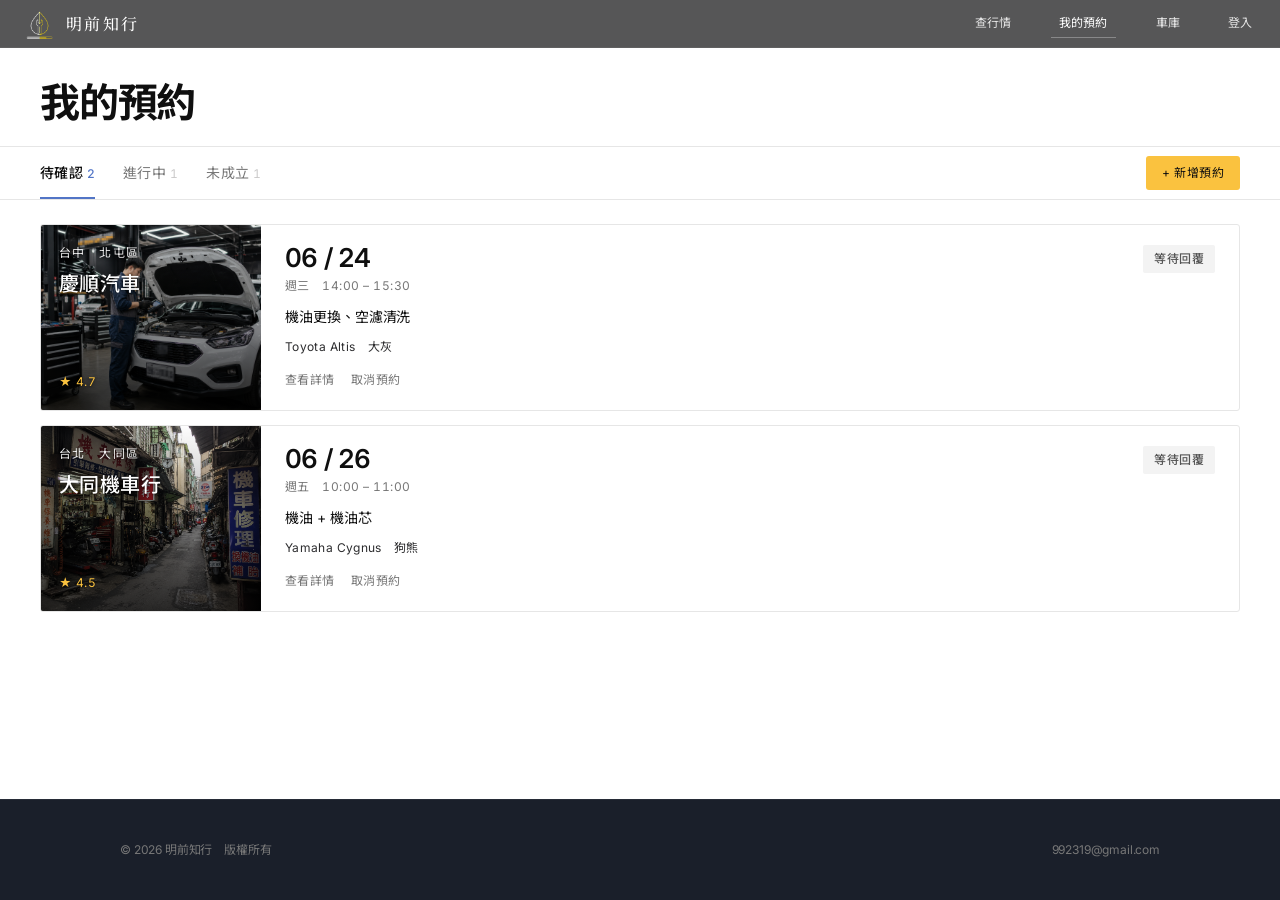
<file: appointments.html>
<!DOCTYPE html>
<html lang="zh-Hant">
<head>
<meta charset="UTF-8">
<meta name="viewport" content="width=device-width, initial-scale=1.0">
<title>我的預約</title>
<link rel="preconnect" href="https://fonts.googleapis.com">
<link rel="preconnect" href="https://fonts.gstatic.com" crossorigin>
<link href="https://fonts.googleapis.com/css2?family=Inter:wght@300;400;500;600;700;800;900&family=Noto+Sans+TC:wght@300;400;500;700;900&family=Noto+Serif+TC:wght@500;700&display=swap" rel="stylesheet">
<link rel="stylesheet" href="common.css">
<link rel="stylesheet" href="appointments.css">
</head>
<body>

  <nav>
    <div class="logo">
      <h1>
        <a href="index.html">
          <span class="logo-mark">
            <img src="./icon/logo-mark拷貝2.png" alt="" aria-hidden="true">
            <span class="logo-text">明前知行</span>
          </span>
        </a>
      </h1>
    </div>
    <ul class="links">
      <li><a href="market.html">查行情</a></li>
      <li class="is-current"><a href="appointments.html">我的預約</a></li>
      <li><a href="vehicle.html">車庫</a></li>
      <li><a href="login.html">登入</a></li>
    </ul>
    <button type="button" class="nav-toggle" aria-label="開啟選單" aria-expanded="false">
      <svg class="icon-open" viewBox="0 0 24 24" fill="none" stroke="currentColor" stroke-width="2" stroke-linecap="round" stroke-linejoin="round" aria-hidden="true">
        <line x1="4" y1="6" x2="20" y2="6"/>
        <line x1="4" y1="12" x2="20" y2="12"/>
        <line x1="4" y1="18" x2="20" y2="18"/>
      </svg>
      <svg class="icon-close" viewBox="0 0 24 24" fill="none" stroke="currentColor" stroke-width="2" stroke-linecap="round" stroke-linejoin="round" aria-hidden="true">
        <line x1="6" y1="6" x2="18" y2="18"/>
        <line x1="18" y1="6" x2="6" y2="18"/>
      </svg>
    </button>
  </nav>

  <main class="ap">

    <header class="ap-head">
      <h1>我的預約</h1>
    </header>

    <div class="ap-toolbar">
      <div class="ap-tabs" role="tablist">
        <button type="button" role="tab" class="ap-tab is-active" aria-selected="true" data-status="pending">
          待確認<span data-count="pending">2</span>
        </button>
        <button type="button" role="tab" class="ap-tab" aria-selected="false" data-status="in_progress">
          進行中<span data-count="in_progress">1</span>
        </button>
        <button type="button" role="tab" class="ap-tab" aria-selected="false" data-status="closed">
          未成立<span data-count="closed">1</span>
        </button>
      </div>
      <a href="ticket.html" class="ap-add">+ 新增預約</a>
    </div>

    <section class="ap-list" aria-label="預約列表">

      <div class="ap-bulk" hidden>
        <span>未成立紀錄　共 <strong data-bulk-count>0</strong> 筆</span>
        <button type="button" class="ap-bulk-clear">清除全部</button>
      </div>

      <!-- ===== 待確認 1 ===== -->
      <article class="ap-card" data-status="pending">
        <div class="photo" style="background-image:url('./圖片素材/shop/car-repair-2.jpg')">
          <header>
            <p class="city">台中　北屯區</p>
            <h3 class="shop">慶順汽車</h3>
          </header>
          <p class="rating">★ 4.7</p>
        </div>
        <div class="body">
          <header>
            <time datetime="2026-06-24T14:00">
              <strong>06 / 24</strong>
              <span>週三　14:00 – 15:30</span>
            </time>
            <span class="badge wait">等待回覆</span>
          </header>
          <p class="services">機油更換、空濾清洗</p>
          <p class="vehicle">Toyota Altis　大灰</p>
          <div class="actions">
            <button type="button">查看詳情</button>
            <button type="button" class="cancel">取消預約</button>
          </div>
        </div>
      </article>

      <!-- ===== 待確認 2 ===== -->
      <article class="ap-card" data-status="pending">
        <div class="photo" style="background-image:url('./圖片素材/shop/alley-day.jpg')">
          <header>
            <p class="city">台北　大同區</p>
            <h3 class="shop">大同機車行</h3>
          </header>
          <p class="rating">★ 4.5</p>
        </div>
        <div class="body">
          <header>
            <time datetime="2026-06-26T10:00">
              <strong>06 / 26</strong>
              <span>週五　10:00 – 11:00</span>
            </time>
            <span class="badge wait">等待回覆</span>
          </header>
          <p class="services">機油 + 機油芯</p>
          <p class="vehicle">Yamaha Cygnus　狗熊</p>
          <div class="actions">
            <button type="button">查看詳情</button>
            <button type="button" class="cancel">取消預約</button>
          </div>
        </div>
      </article>

      <!-- ===== 進行中 1 ===== -->
      <article class="ap-card" data-status="in_progress" hidden>
        <div class="photo" style="background-image:url('./圖片素材/shop/shop-2.jpg')">
          <header>
            <p class="city">新北　三重區</p>
            <h3 class="shop">三益車業</h3>
          </header>
          <p class="rating">★ 4.8</p>
        </div>
        <div class="body">
          <header>
            <time datetime="2026-06-23T15:00">
              <strong>06 / 23</strong>
              <span>週一　15:00 – 16:00</span>
            </time>
            <span class="badge ok">預約成功</span>
          </header>
          <p class="services">煞車皮更換</p>
          <p class="vehicle">SYM Jet SL　小銀</p>
          <div class="actions">
            <span class="note">如需取消請聯絡車行</span>
            <a href="tel:+886229876543" class="tel">02-2987-6543</a>
          </div>
        </div>
      </article>

      <!-- ===== 未成立 1 ===== -->
      <article class="ap-card is-closed" data-status="closed" hidden>
        <div class="photo" style="background-image:url('./圖片素材/shop/shop-4.jpg')">
          <header>
            <p class="city">台南　中西區</p>
            <h3 class="shop">洪大車行</h3>
          </header>
          <p class="rating">★ 4.6</p>
        </div>
        <div class="body">
          <header>
            <time datetime="2026-06-20T09:00">
              <strong>06 / 20</strong>
              <span>週五　09:00 – 10:00</span>
            </time>
            <span class="badge reject">車行未接</span>
          </header>
          <p class="services">六萬公里大保養</p>
          <p class="vehicle">Honda Civic　小白</p>
          <div class="actions">
            <button type="button" class="delete">刪除紀錄</button>
          </div>
        </div>
      </article>

      <p class="ap-empty" data-empty="default" hidden>
        這個分頁還沒有預約
        <a href="ticket.html">+ 新增預約</a>
      </p>
      <p class="ap-empty" data-empty="closed" hidden>
        目前沒有未成立的紀錄
      </p>

    </section>

  </main>

  <footer>
    <p>© 2026 明前知行　版權所有</p>
    <a href="mailto:992319@gmail.com">992319@gmail.com</a>
  </footer>

  <script src="nav.js"></script>
  <script src="appointments.js"></script>

</body>
</html>
</file>
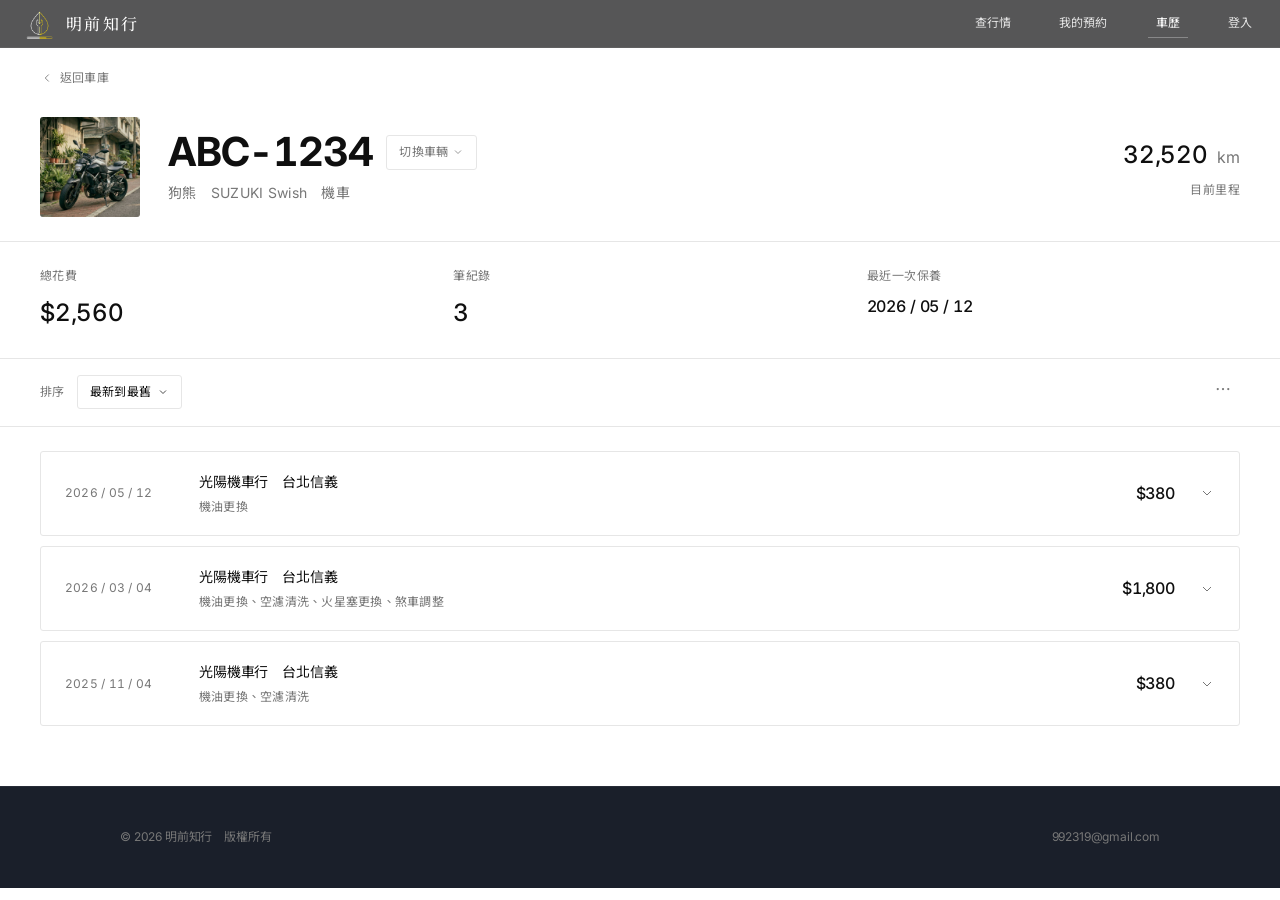
<file: history.html>
<!DOCTYPE html>
<html lang="zh-Hant">
<head>
    <meta charset="UTF-8">
    <meta name="viewport" content="width=device-width, initial-scale=1.0">
    <title>車歷</title>
    <link rel="stylesheet" href="common.css">
    <link rel="stylesheet" href="history.css">
    <link rel="stylesheet" href="appeal-modal.css">
</head>
<body>

    <nav>
        <div class="logo">
            <h1>
                <a href="index.html">
                    <span class="logo-mark">
                        <img src="./icon/logo-mark拷貝2.png" alt="" aria-hidden="true">
                        <span class="logo-text">明前知行</span>
                    </span>
                </a>
            </h1>
        </div>
        <ul class="links">
            <li><a href="market.html">查行情</a></li>
            <li><a href="appointments.html">我的預約</a></li>
            <li class="is-current"><a href="vehicle.html">車歷</a></li>
            <li><a href="login.html">登入</a></li>
        </ul>
        <button type="button" class="nav-toggle" aria-expanded="false" aria-label="開啟選單">
            <svg class="icon-open" viewBox="0 0 24 24" fill="none" stroke="currentColor" stroke-width="2" stroke-linecap="round" stroke-linejoin="round" aria-hidden="true">
                <line x1="4" y1="6" x2="20" y2="6"/>
                <line x1="4" y1="12" x2="20" y2="12"/>
                <line x1="4" y1="18" x2="20" y2="18"/>
            </svg>
            <svg class="icon-close" viewBox="0 0 24 24" fill="none" stroke="currentColor" stroke-width="2" stroke-linecap="round" stroke-linejoin="round" aria-hidden="true">
                <line x1="6" y1="6" x2="18" y2="18"/>
                <line x1="18" y1="6" x2="6" y2="18"/>
            </svg>
        </button>
    </nav>

    <main class="hist">

        <a class="hist-back" href="vehicle.html">
            <svg viewBox="0 0 24 24" width="14" height="14" fill="none" stroke="currentColor" stroke-width="1.5" aria-hidden="true">
                <polyline points="15 18 9 12 15 6"/>
            </svg>
            返回車庫
        </a>

        <header class="hist-head">
            <div class="hist-veh-photo">
                <img id="hist-veh-img" src="" alt="" onerror="this.style.display='none'">
            </div>
            <div class="hist-veh-titles">
                <div class="hist-veh-title-row">
                    <h1 id="hist-veh-plate">ABC-1234</h1>
                    <button type="button" id="hist-veh-switch-btn" class="hist-veh-switch" aria-haspopup="listbox" aria-expanded="false">
                        切換車輛
                        <svg viewBox="0 0 24 24" width="12" height="12" fill="none" stroke="currentColor" stroke-width="1.5" aria-hidden="true">
                            <polyline points="6 9 12 15 18 9"/>
                        </svg>
                    </button>
                    <ul id="hist-veh-menu" role="listbox" hidden></ul>
                </div>
                <p id="hist-veh-sub">山羊 VIVA　機車</p>
            </div>
            <div class="hist-veh-meter">
                <p id="hist-veh-meter-num">32,520 <span>km</span></p>
                <p>目前里程</p>
            </div>
        </header>

        <dl class="hist-stats">
            <div>
                <dt>總花費</dt>
                <dd id="hist-stat-total">$0</dd>
            </div>
            <div>
                <dt>筆紀錄</dt>
                <dd id="hist-stat-count">0</dd>
            </div>
            <div>
                <dt>最近一次保養</dt>
                <dd id="hist-stat-recent">—</dd>
            </div>
        </dl>

        <div class="hist-toolbar" role="toolbar" aria-label="紀錄操作">
            <div class="hist-sort">
                <span>排序</span>
                <button type="button" id="hist-sort-btn" class="hist-sort-pill" aria-haspopup="listbox" aria-expanded="false">
                    <span id="hist-sort-label">最新到最舊</span>
                    <svg viewBox="0 0 24 24" width="12" height="12" fill="none" stroke="currentColor" stroke-width="1.5" aria-hidden="true">
                        <polyline points="6 9 12 15 18 9"/>
                    </svg>
                </button>
                <ul id="hist-sort-menu" role="listbox" hidden>
                    <li data-sort="newest">最新到最舊</li>
                    <li data-sort="oldest">最舊到最新</li>
                    <li data-sort="price-high">金額高到低</li>
                    <li data-sort="price-low">金額低到高</li>
                </ul>
            </div>
            <button type="button" id="hist-overflow-btn" class="hist-overflow" aria-label="更多操作" aria-haspopup="menu" aria-expanded="false">
                <svg viewBox="0 0 24 24" width="18" height="18" fill="currentColor" aria-hidden="true">
                    <circle cx="5" cy="12" r="1.5"/>
                    <circle cx="12" cy="12" r="1.5"/>
                    <circle cx="19" cy="12" r="1.5"/>
                </svg>
            </button>
            <div id="hist-overflow-menu" hidden>
                <button type="button" class="hist-overflow-item" data-action="print">
                    <svg viewBox="0 0 24 24" width="16" height="16" fill="none" stroke="currentColor" stroke-width="1.4" aria-hidden="true">
                        <polyline points="6 9 6 2 18 2 18 9"/>
                        <path d="M6 18H4a2 2 0 0 1-2-2v-5a2 2 0 0 1 2-2h16a2 2 0 0 1 2 2v5a2 2 0 0 1-2 2h-2"/>
                        <rect x="6" y="14" width="12" height="8"/>
                    </svg>
                    <span>列印車歷</span>
                </button>
                <button type="button" class="hist-overflow-item" data-action="pdf">
                    <svg viewBox="0 0 24 24" width="16" height="16" fill="none" stroke="currentColor" stroke-width="1.4" aria-hidden="true">
                        <path d="M21 15v4a2 2 0 0 1-2 2H5a2 2 0 0 1-2-2v-4"/>
                        <polyline points="7 10 12 15 17 10"/>
                        <line x1="12" y1="15" x2="12" y2="3"/>
                    </svg>
                    <span>下載 PDF</span>
                </button>
            </div>
        </div>

        <ul id="hist-list"></ul>

        <div id="hist-empty" hidden>
            <p>這台車還沒有保養紀錄</p>
            <a href="ticket.html" class="hist-empty-cta">立即預約保養</a>
        </div>

    </main>

    <footer>
        <p>© 2026 明前知行　版權所有</p>
        <a href="mailto:992319@gmail.com">992319@gmail.com</a>
    </footer>

    <div class="appeal-modal" id="appeal-modal" hidden aria-modal="true" role="dialog">
        <div class="appeal-modal-backdrop" data-close></div>
        <div class="appeal-modal-card">

            <div class="appeal-state appeal-state-form">
                <div class="appeal-modal-head">
                    <div>
                        <p class="appeal-modal-eye">APPEAL</p>
                        <p class="appeal-modal-title">申訴　<span id="appeal-order-id">#20260304-A07</span></p>
                    </div>
                    <button type="button" class="appeal-modal-close" aria-label="關閉" data-close>
                        <svg viewBox="0 0 24 24" width="18" height="18" fill="none" stroke="currentColor" stroke-width="1.5" aria-hidden="true"><line x1="6" y1="6" x2="18" y2="18"/><line x1="6" y1="18" x2="18" y2="6"/></svg>
                    </button>
                </div>

                <div class="appeal-snap">
                    <p class="appeal-section-eye">服務紀錄</p>
                    <div class="appeal-snap-grid">
                        <span>日期</span><span id="appeal-snap-date">—</span>
                        <span>車行</span><span id="appeal-snap-shop">—</span>
                        <span>車輛</span><span id="appeal-snap-vehicle">—</span>
                        <span>服務</span><span id="appeal-snap-services">—</span>
                        <span>里程</span><span id="appeal-snap-mileage">—</span>
                        <span>金額</span><span id="appeal-snap-price">—</span>
                    </div>
                </div>

                <div class="appeal-evid">
                    <div class="appeal-evid-head">
                        <svg viewBox="0 0 24 24" width="16" height="16" fill="none" stroke="currentColor" stroke-width="1.5" aria-hidden="true"><path d="M12 3 L20 6 V12 C20 16 16 19.5 12 21 C8 19.5 4 16 4 12 V6 Z"/><path d="M9 12 L11 14 L15 10"/></svg>
                        <p class="appeal-section-eye">簽收憑證</p>
                        <span class="appeal-evid-badge">已驗證</span>
                    </div>

                    <div class="appeal-evid-body">
                        <div class="appeal-sig-box">
                            <svg viewBox="0 0 140 60" aria-hidden="true">
                                <path d="M 10 38 Q 18 18, 28 32 T 48 30 Q 55 22, 62 36 Q 68 44, 76 28 Q 84 16, 92 34 T 110 30 Q 118 24, 128 36" fill="none" stroke="#1a1a1a" stroke-width="1.6" stroke-linecap="round"/>
                                <path d="M 28 42 L 110 44" fill="none" stroke="#1a1a1a" stroke-width=".8" stroke-linecap="round" opacity=".4"/>
                            </svg>
                            <p class="appeal-sig-caption">林小華　手寫簽名</p>
                        </div>
                        <table class="appeal-evid-table">
                            <tr><td>工單 ID</td><td id="appeal-evid-id">#20260304-A07</td></tr>
                            <tr><td>簽收時間</td><td id="appeal-evid-time">2026 / 03 / 04　14:32:18</td></tr>
                            <tr><td>認證方式</td><td>手機 OTP　0912-***-678</td></tr>
                            <tr><td>IP　裝置</td><td>114.32.***.18　iOS Safari</td></tr>
                            <tr><td>SHA-256</td><td class="appeal-hash">3a7f9c2e&hairsp;4b1d&hairsp;8a35&hairsp;f04c&hairsp;91eb&hairsp;6d2a&hairsp;7c5b&hairsp;e8f3&hairsp;b29e</td></tr>
                            <tr><td>時間戳</td><td>RFC 3161 TSA　已驗證</td></tr>
                        </table>
                    </div>

                    <p class="appeal-evid-note">
                        <svg viewBox="0 0 24 24" width="14" height="14" fill="none" stroke="currentColor" stroke-width="1.5" aria-hidden="true"><circle cx="12" cy="12" r="9"/><line x1="12" y1="8" x2="12" y2="12"/><circle cx="12" cy="16" r=".5" fill="currentColor"/></svg>
                        <span>此憑證儲存於車行端工單系統　依商業會計法保存 7 年　如有竄改 SHA-256 hash 立即失效</span>
                    </p>
                </div>

                <div class="appeal-form">
                    <label class="appeal-form-label" for="appeal-textarea">申訴理由</label>
                    <textarea id="appeal-textarea" class="appeal-textarea" placeholder="例如　收到車後發現煞車仍偏軟　請車行協助確認"></textarea>
                    <div class="appeal-actions">
                        <button type="button" class="appeal-btn-cancel" data-close>取消</button>
                        <button type="button" class="appeal-btn-send" id="appeal-send">
                            <svg viewBox="0 0 24 24" width="14" height="14" fill="none" stroke="currentColor" stroke-width="1.5" aria-hidden="true"><line x1="22" y1="2" x2="11" y2="13"/><polygon points="22 2 15 22 11 13 2 9 22 2"/></svg>
                            寄出申訴
                        </button>
                    </div>
                </div>
            </div>

            <div class="appeal-state appeal-state-done" hidden>
                <button type="button" class="appeal-modal-close appeal-modal-close-floating" aria-label="關閉" data-close>
                    <svg viewBox="0 0 24 24" width="18" height="18" fill="none" stroke="currentColor" stroke-width="1.5" aria-hidden="true"><line x1="6" y1="6" x2="18" y2="18"/><line x1="6" y1="18" x2="18" y2="6"/></svg>
                </button>

                <div class="appeal-done-mark" aria-hidden="true">
                    <svg viewBox="0 0 52 52" width="48" height="48">
                        <circle cx="26" cy="26" r="24" fill="none" stroke="currentColor" stroke-width="1.5"/>
                        <path fill="none" stroke="currentColor" stroke-width="2.4" stroke-linecap="round" stroke-linejoin="round" d="M14 27 L23 35 L38 18"/>
                    </svg>
                </div>

                <h2 class="appeal-done-title">申訴已送出</h2>
                <p class="appeal-done-sub">
                    車行將直接與您聯繫<br>
                    通常 3 個工作日內
                </p>

                <dl class="appeal-done-meta">
                    <dt>申訴編號</dt>
                    <dd id="appeal-done-id">#20260304-A07</dd>
                    <dt>副本已寄至</dt>
                    <dd id="appeal-done-email">l***@gmail.com</dd>
                </dl>

                <button type="button" class="appeal-btn-close-final" data-close>關閉</button>
            </div>

        </div>
    </div>

<script src="nav.js"></script>
<script src="history.js"></script>
<script src="appeal-modal.js"></script>
</body>
</html>
</file>
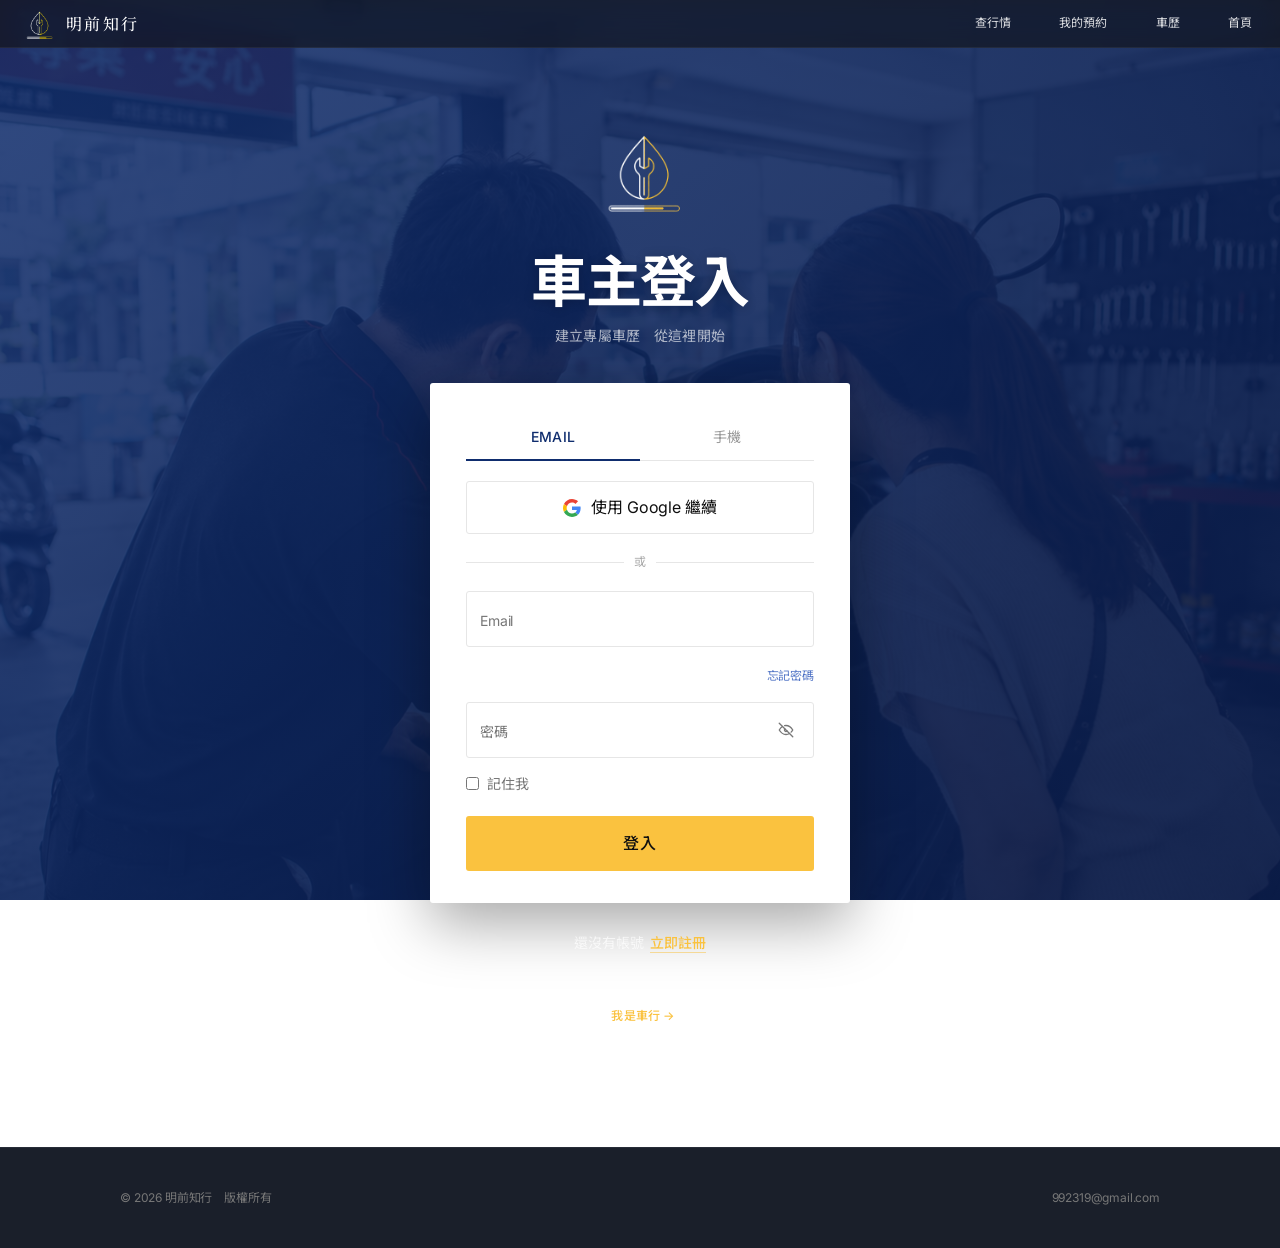
<file: login.html>
<!DOCTYPE html>
<html lang="zh-TW">
<head>
    <meta charset="UTF-8">
    <meta name="viewport" content="width=device-width, initial-scale=1.0">
    <title>會員登入</title>
    <link rel="stylesheet" href="common.css">
    <link rel="stylesheet" href="login.css">
</head>
<body>
    <nav>
        <div class="logo">
            <h1>
                <a href="index.html">
                    <span class="logo-mark">
                            <img src="./icon/logo-mark拷貝2.png" alt="" aria-hidden="true">
                            <span class="logo-text">明前知行</span>
                        </span>
                </a>
            </h1>
        </div>
        <ul class="links">
            <li><a href="market.html">查行情</a></li>
            <li><a href="appointments.html">我的預約</a></li>
            <li><a href="vehicle.html">車歷</a></li>
            <li><a href="index.html">首頁</a></li>
        </ul>
        <button type="button" class="nav-toggle" aria-expanded="false" aria-label="開啟選單">
            <svg class="icon-open" viewBox="0 0 24 24" fill="none" stroke="currentColor" stroke-width="2" stroke-linecap="round" stroke-linejoin="round" aria-hidden="true">
                <line x1="4" y1="6" x2="20" y2="6"/>
                <line x1="4" y1="12" x2="20" y2="12"/>
                <line x1="4" y1="18" x2="20" y2="18"/>
            </svg>
            <svg class="icon-close" viewBox="0 0 24 24" fill="none" stroke="currentColor" stroke-width="2" stroke-linecap="round" stroke-linejoin="round" aria-hidden="true">
                <line x1="6" y1="6" x2="18" y2="18"/>
                <line x1="18" y1="6" x2="6" y2="18"/>
            </svg>
        </button>
    </nav>

    <div class="login-bg">
        <main class="login-main">

            <img src="./icon/logo-mark拷貝2.png" alt="明前知行" class="logo-big">

            <h2 class="page-title">車主登入</h2>
            <p class="page-sub">建立專屬車歷　從這裡開始</p>

            <form class="login-card" autocomplete="off" onsubmit="event.preventDefault()">

                <div class="tabs">
                    <button type="button" class="tab is-active" data-tab="email">EMAIL</button>
                    <button type="button" class="tab" data-tab="phone">手機</button>
                </div>

                <button type="button" class="btn-oauth" id="oauth-btn">
                    <svg width="18" height="18" viewBox="0 0 48 48">
                        <path fill="#EA4335" d="M24 9.5c3.54 0 6.71 1.22 9.21 3.6l6.85-6.85C35.9 2.38 30.47 0 24 0 14.62 0 6.51 5.38 2.56 13.22l7.98 6.19C12.43 13.72 17.74 9.5 24 9.5z"/>
                        <path fill="#4285F4" d="M46.98 24.55c0-1.57-.15-3.09-.38-4.55H24v9.02h12.94c-.58 2.96-2.26 5.48-4.78 7.18l7.73 6c4.51-4.18 7.09-10.36 7.09-17.65z"/>
                        <path fill="#FBBC05" d="M10.53 28.59c-.48-1.45-.76-2.99-.76-4.59s.27-3.14.76-4.59l-7.98-6.19C.92 16.46 0 20.12 0 24c0 3.88.92 7.54 2.56 10.78l7.97-6.19z"/>
                        <path fill="#34A853" d="M24 48c6.48 0 11.93-2.13 15.89-5.81l-7.73-6c-2.15 1.45-4.92 2.3-8.16 2.3-6.26 0-11.57-4.22-13.47-9.91l-7.98 6.19C6.51 42.62 14.62 48 24 48z"/>
                    </svg>
                    使用 Google 繼續
                </button>

                <div class="divider"><span>或</span></div>

                <div class="fld" id="fld-email">
                    <input type="email" id="email" placeholder=" " required>
                    <label for="email">Email</label>
                </div>

                <div class="fld-forgot">
                    <a href="#" class="forgot">忘記密碼</a>
                </div>

                <div class="fld phone is-hidden" id="fld-phone">
                    <span class="phone-prefix">+886</span>
                    <input type="tel" id="phone" placeholder=" ">
                    <label for="phone">手機號碼</label>
                </div>

                <div class="fld">
                    <input type="password" id="password" placeholder=" " required>
                    <label for="password">密碼</label>
                    <button type="button" class="eye" id="eye-toggle" aria-label="顯示密碼">
                        <svg viewBox="0 0 24 24" fill="none" stroke="currentColor" stroke-width="1.8" stroke-linecap="round" stroke-linejoin="round" id="eye-closed">
                            <path d="M3 3l18 18"/>
                            <path d="M10.585 10.587a2 2 0 0 0 2.829 2.828"/>
                            <path d="M16.681 16.673a8.717 8.717 0 0 1-4.681 1.327c-3.6 0-6.6-2-9-6 1.272-2.12 2.712-3.678 4.32-4.674m2.86-1.146a9.055 9.055 0 0 1 1.82-.18c3.6 0 6.6 2 9 6-.666 1.11-1.379 2.067-2.138 2.87"/>
                        </svg>
                        <svg viewBox="0 0 24 24" fill="none" stroke="currentColor" stroke-width="1.8" stroke-linecap="round" stroke-linejoin="round" id="eye-open" class="is-hidden">
                            <path d="M12 4.5C7 4.5 2.73 7.61 1 12c1.73 4.39 6 7.5 11 7.5s9.27-3.11 11-7.5c-1.73-4.39-6-7.5-11-7.5z"/>
                            <circle cx="12" cy="12" r="3"/>
                        </svg>
                    </button>
                </div>
                <label class="remember">
                    <input type="checkbox">
                    <span>記住我</span>
                </label>

                <button type="submit" class="btn-submit">登入</button>
            </form>

            <p class="signup-prompt">還沒有帳號<a href="register.html">立即註冊</a></p>

            <div class="role-switch">
                <a href="shop-login.html">我是車行 →</a>
            </div>

            <p class="legal">
                登入即表示同意 <a href="#">服務條款</a> · <a href="#">隱私政策</a>
            </p>

        </main>
    </div>

    <footer>
        <p>© 2026 明前知行　版權所有</p>
        <a href="mailto:992319@gmail.com">992319@gmail.com</a>
    </footer>

    <script src="login.js"></script>
    <script src="nav.js"></script>
</body>
</html>
</file>
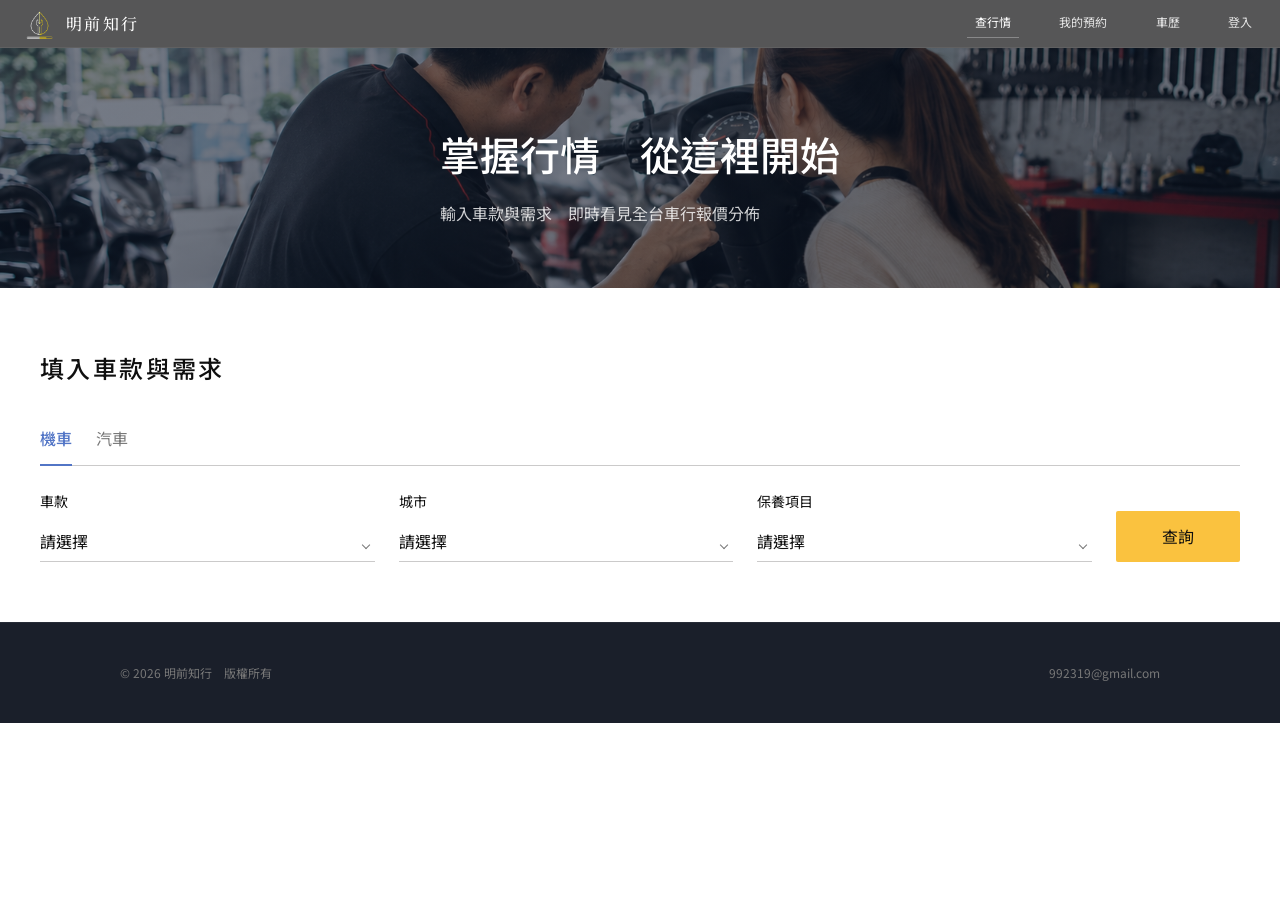
<file: market.html>
<!DOCTYPE html>
<html lang="zh-Hant">
<head>
    <meta charset="UTF-8">
    <meta name="viewport" content="width=device-width, initial-scale=1.0">
    <title>查行情　明前知行</title>
    <link rel="stylesheet" href="common.css">
    <link rel="stylesheet" href="spectrum.css">
    <link rel="stylesheet" href="https://cdn.jsdelivr.net/npm/swiper@11/swiper-bundle.min.css">
    <link rel="stylesheet" href="market.css">
</head>
<body>

<nav>
    <div class="logo">
        <h1>
            <a href="index.html">
                <span class="logo-mark">
                    <img src="./icon/logo-mark拷貝2.png" alt="" aria-hidden="true">
                    <span class="logo-text">明前知行</span>
                </span>
            </a>
        </h1>
    </div>
    <ul class="links">
        <li class="is-current"><a href="market.html">查行情</a></li>
        <li><a href="appointments.html">我的預約</a></li>
        <li><a href="vehicle.html">車歷</a></li>
        <li><a href="login.html">登入</a></li>
    </ul>
    <button type="button" class="nav-toggle" aria-expanded="false" aria-label="開啟選單">
        <svg class="icon-open" viewBox="0 0 24 24" fill="none" stroke="currentColor" stroke-width="2" stroke-linecap="round" stroke-linejoin="round" aria-hidden="true">
            <line x1="4" y1="6" x2="20" y2="6"/>
            <line x1="4" y1="12" x2="20" y2="12"/>
            <line x1="4" y1="18" x2="20" y2="18"/>
        </svg>
        <svg class="icon-close" viewBox="0 0 24 24" fill="none" stroke="currentColor" stroke-width="2" stroke-linecap="round" stroke-linejoin="round" aria-hidden="true">
            <line x1="6" y1="6" x2="18" y2="18"/>
            <line x1="18" y1="6" x2="6" y2="18"/>
        </svg>
    </button>
</nav>

<main class="market">

    <header class="mk-hero">
        <div class="mk-inner">
            <h2>掌握行情　從這裡開始</h2>
            <p>輸入車款與需求　即時看見全台車行報價分佈</p>
        </div>
    </header>

    <section class="mk-search">
        <div class="mk-inner">
            <h3>填入車款與需求</h3>
            <div class="mk-tabs" role="tablist" aria-label="車種">
                <button type="button" class="is-active" role="tab" aria-selected="true">機車</button>
                <button type="button" role="tab" aria-selected="false">汽車</button>
            </div>
            <form id="searchForm" novalidate>
                <div>
                    <label for="model">車款</label>
                    <select name="model" id="model">
                        <option value="">請選擇</option>
                        <option value="yamaha-bwsr">YAMAHA BWS'R</option>
                        <option value="yamaha-cuxi">YAMAHA CUXI</option>
                        <option value="kymco-many">光陽 Many 125</option>
                        <option value="kymco-racing">光陽 Racing S</option>
                        <option value="sym-jet">三陽 Jet SL</option>
                    </select>
                </div>
                <div>
                    <label for="city">城市</label>
                    <select name="city" id="city">
                        <option value="">請選擇</option>
                        <option value="taipei">台北市</option>
                        <option value="newtaipei">新北市</option>
                        <option value="taichung">台中市</option>
                        <option value="tainan">台南市</option>
                        <option value="kaohsiung">高雄市</option>
                    </select>
                </div>
                <div>
                    <label for="service">保養項目</label>
                    <select name="service" id="service">
                        <option value="">請選擇</option>
                        <option value="oil">機油更換</option>
                        <option value="airfilter">空濾清洗</option>
                        <option value="brake">煞車皮更換</option>
                        <option value="sparkplug">火星塞更換</option>
                        <option value="tire">輪胎更換</option>
                    </select>
                </div>
                <button type="submit" class="btn-primary">查詢</button>
            </form>
        </div>
    </section>

    <section class="mk-result is-hidden" id="marketContent">
        <div class="mk-inner">
            <h3>你的行情報告</h3>
            <div id="spec"></div>
        </div>
    </section>

    <section class="mk-recommend is-hidden" id="marketFooter" aria-label="為你推薦">
        <div class="mk-inner">
            <h3>為你推薦</h3>
            <p class="mk-recommend-sub" id="recommendSub"><span>YAMAHA BWS'R</span><span>機油更換</span><span>台北市</span><span>共 5 家</span></p>

            <div class="mk-swiper-wrap">
                <div class="swiper mk-swiper">
                    <div class="swiper-wrapper" id="shopList">
                        <!-- 卡片由 JS 動態生成 -->
                    </div>
                    <div class="swiper-pagination"></div>
                </div>
                <button type="button" class="mk-swiper-prev" aria-label="上一張">
                    <svg viewBox="0 0 24 24" fill="none" stroke="currentColor" stroke-width="1.8" stroke-linecap="round" stroke-linejoin="round" aria-hidden="true"><polyline points="15 6 9 12 15 18"/></svg>
                </button>
                <button type="button" class="mk-swiper-next" aria-label="下一張">
                    <svg viewBox="0 0 24 24" fill="none" stroke="currentColor" stroke-width="1.8" stroke-linecap="round" stroke-linejoin="round" aria-hidden="true"><polyline points="9 6 15 12 9 18"/></svg>
                </button>
            </div>

            <div class="mk-share">
                <button type="button" class="mk-share-btn" id="copyToLine">
                    <span>複製到 LINE</span>
                    <svg viewBox="0 0 24 24" fill="none" stroke="currentColor" stroke-width="1.6" stroke-linecap="round" stroke-linejoin="round" aria-hidden="true">
                        <path d="M18 13v6a2 2 0 0 1-2 2H5a2 2 0 0 1-2-2V8a2 2 0 0 1 2-2h6"/>
                        <polyline points="15 3 21 3 21 9"/>
                        <line x1="10" y1="14" x2="21" y2="3"/>
                    </svg>
                </button>
                <span class="mk-share-hint" id="copyHint" aria-live="polite"></span>
            </div>
        </div>
    </section>

</main>

<footer>
    <p>© 2026 明前知行　版權所有</p>
    <a href="mailto:992319@gmail.com">992319@gmail.com</a>
</footer>

<script src="nav.js"></script>
<script src="spectrum.js"></script>
<script src="https://cdn.jsdelivr.net/npm/swiper@11/swiper-bundle.min.js"></script>
<script src="market.js"></script>
</body>
</html>
</file>
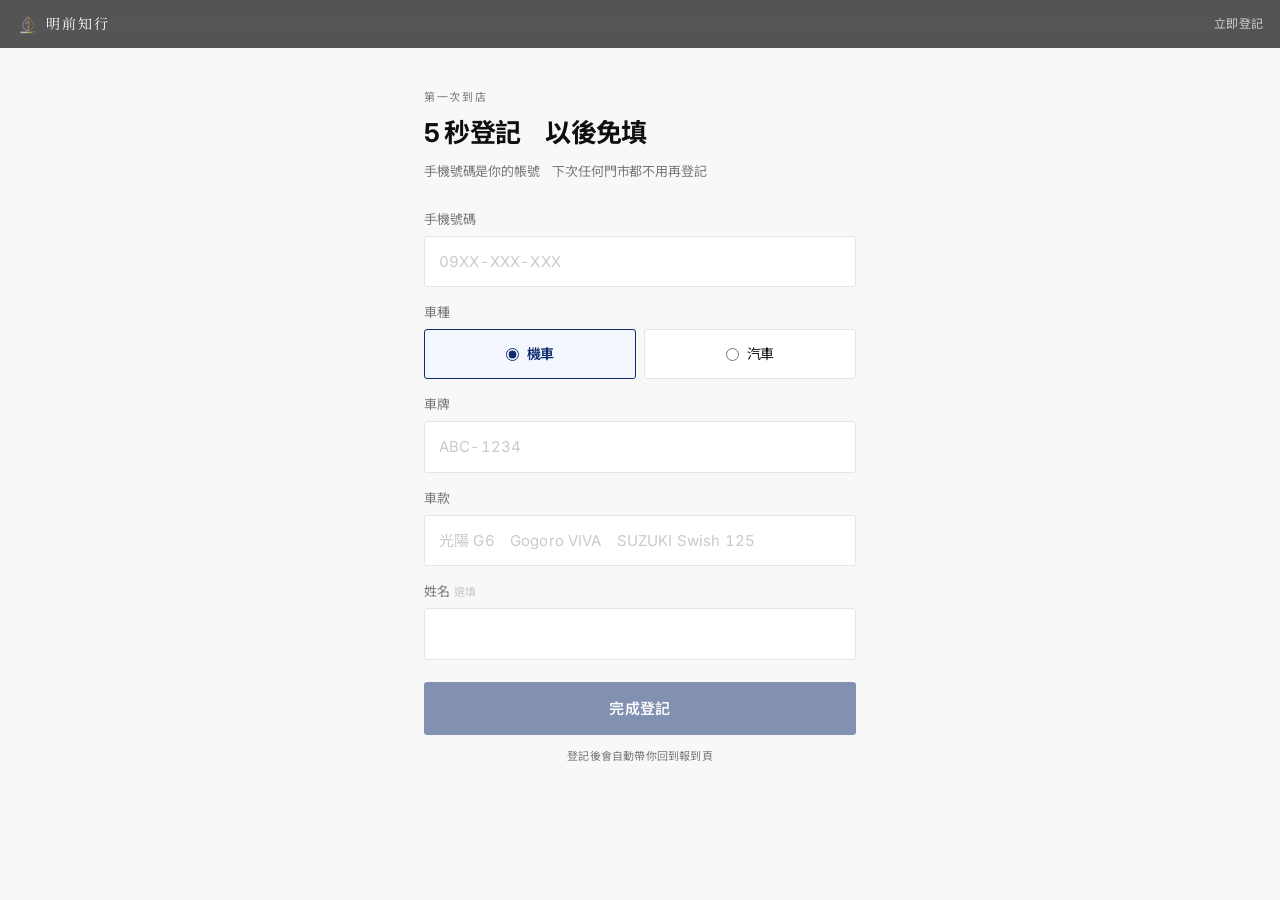
<file: register.html>
<!doctype html>
<html lang="zh-Hant">
<head>
    <meta charset="utf-8">
    <meta name="viewport" content="width=device-width,initial-scale=1,viewport-fit=cover">
    <meta name="theme-color" content="#161617">
    <title>立即登記　明前知行</title>
    <link rel="stylesheet" href="common.css">
    <link rel="stylesheet" href="self-checkin.css">
    <link rel="stylesheet" href="register.css">
</head>
<body class="cin-body reg-body">

<header class="cin-top">
    <a class="cin-brand" href="index.html">
        <img src="./icon/logo-mark拷貝2.png" alt="">
        <span>明前知行</span>
    </a>
    <span class="cin-top-act">立即登記</span>
</header>

<main class="cin-shell reg-shell">
    <p class="cin-eyebrow">第一次到店</p>
    <h1 class="reg-title">5 秒登記　以後免填</h1>
    <p class="reg-sub">手機號碼是你的帳號　下次任何門市都不用再登記</p>

    <form class="reg-form" id="reg-form" novalidate>

        <label class="reg-field" for="reg-phone">手機號碼</label>
        <input
            class="reg-input"
            type="tel"
            id="reg-phone"
            inputmode="tel"
            autocomplete="tel"
            maxlength="13"
            placeholder="09XX-XXX-XXX">

        <label class="reg-field">車種</label>
        <div class="reg-typegrp" id="reg-typegrp">
            <label class="reg-typeopt">
                <input type="radio" name="reg-kind" value="機車" checked>
                <span>機車</span>
            </label>
            <label class="reg-typeopt">
                <input type="radio" name="reg-kind" value="汽車">
                <span>汽車</span>
            </label>
        </div>

        <label class="reg-field" for="reg-plate">車牌</label>
        <input
            class="reg-input"
            type="text"
            id="reg-plate"
            autocomplete="off"
            maxlength="8"
            placeholder="ABC-1234">

        <label class="reg-field" for="reg-model">車款</label>
        <input
            class="reg-input"
            type="text"
            id="reg-model"
            autocomplete="off"
            placeholder="光陽 G6　Gogoro VIVA　SUZUKI Swish 125">

        <label class="reg-field">
            姓名<span class="reg-opt">選填</span>
        </label>
        <input
            class="reg-input"
            type="text"
            id="reg-name"
            autocomplete="name"
            placeholder="">

        <button type="submit" class="cin-cta reg-cta" id="reg-submit" aria-disabled="true">
            完成登記
        </button>

        <p class="reg-hint">登記後會自動帶你回到報到頁</p>
    </form>
</main>

<script src="register.js"></script>
</body>
</html>
</file>
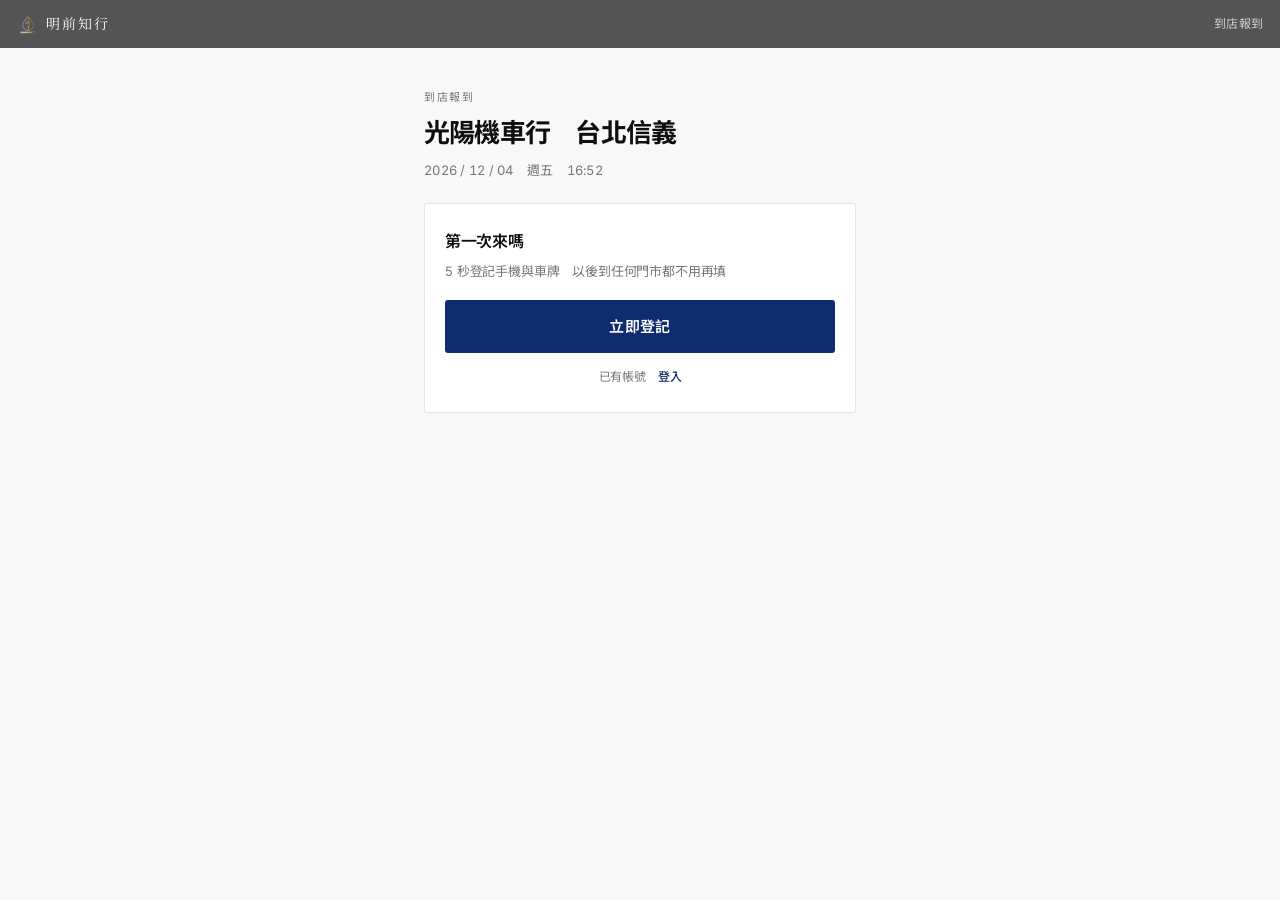
<file: self-checkin.html>
<!doctype html>
<html lang="zh-Hant">
<head>
    <meta charset="utf-8">
    <meta name="viewport" content="width=device-width,initial-scale=1,viewport-fit=cover">
    <meta name="theme-color" content="#161617">
    <title>到店報到　明前知行</title>
    <link rel="stylesheet" href="common.css">
    <link rel="stylesheet" href="self-checkin.css">
</head>
<body class="cin-body">

<header class="cin-top">
    <a class="cin-brand" href="index.html">
        <img src="./icon/logo-mark拷貝2.png" alt="">
        <span>明前知行</span>
    </a>
    <span class="cin-top-act">到店報到</span>
</header>

<main class="cin-shell">

    <!-- ── 已登入:選車送出 ── -->
    <section class="cin-state" id="cin-member" hidden>
        <p class="cin-eyebrow">到店報到</p>
        <h1 class="cin-shop" id="cin-shop-name">光陽機車行　台北信義</h1>
        <p class="cin-time" id="cin-now"></p>

        <p class="cin-greet">
            <span id="cin-greet-name">林小華</span>
            <span class="cin-tag">會員</span>
        </p>
        <p class="cin-sublabel">選擇要報到的車輛</p>

        <ul class="cin-vehicles" id="cin-vehicles"></ul>

        <button type="button" class="cin-cta" id="cin-submit">送出報到</button>
        <p class="cin-foothint">送出後車行櫃台會立即收到通知</p>
    </section>

    <!-- ── 未登入:引導註冊 / 登入 ── -->
    <section class="cin-state" id="cin-guest" hidden>
        <p class="cin-eyebrow">到店報到</p>
        <h1 class="cin-shop" id="cin-shop-name-2">光陽機車行　台北信義</h1>
        <p class="cin-time" id="cin-now-2"></p>

        <div class="cin-guest-box">
            <p class="cin-guest-title">第一次來嗎</p>
            <p class="cin-guest-sub">5 秒登記手機與車牌　以後到任何門市都不用再填</p>
            <a class="cin-cta" id="cin-go-reg">立即登記</a>
            <p class="cin-guest-login">
                已有帳號　<a id="cin-go-login">登入</a>
            </p>
        </div>
    </section>

    <!-- ── 成功確認 ── -->
    <section class="cin-state cin-done" id="cin-done" hidden>
        <div class="cin-done-mark" aria-hidden="true">
            <svg viewBox="0 0 52 52" xmlns="http://www.w3.org/2000/svg">
                <circle cx="26" cy="26" r="24" fill="none" stroke="currentColor" stroke-width="2"/>
                <path fill="none" stroke="currentColor" stroke-width="3" stroke-linecap="round" stroke-linejoin="round" d="M14 27 L23 35 L38 18"/>
            </svg>
        </div>
        <h1 class="cin-done-title">已通知車行</h1>
        <p class="cin-done-sub">請到櫃台讓師傅確認車輛</p>

        <dl class="cin-done-meta" id="cin-done-meta"></dl>

        <p class="cin-done-hint">完工後系統會自動推播　可在我的預約查看</p>
        <a class="cin-cta cin-cta-ghost" href="appointments.html">我的預約</a>
    </section>

</main>

<script src="self-checkin.js"></script>
</body>
</html>
</file>
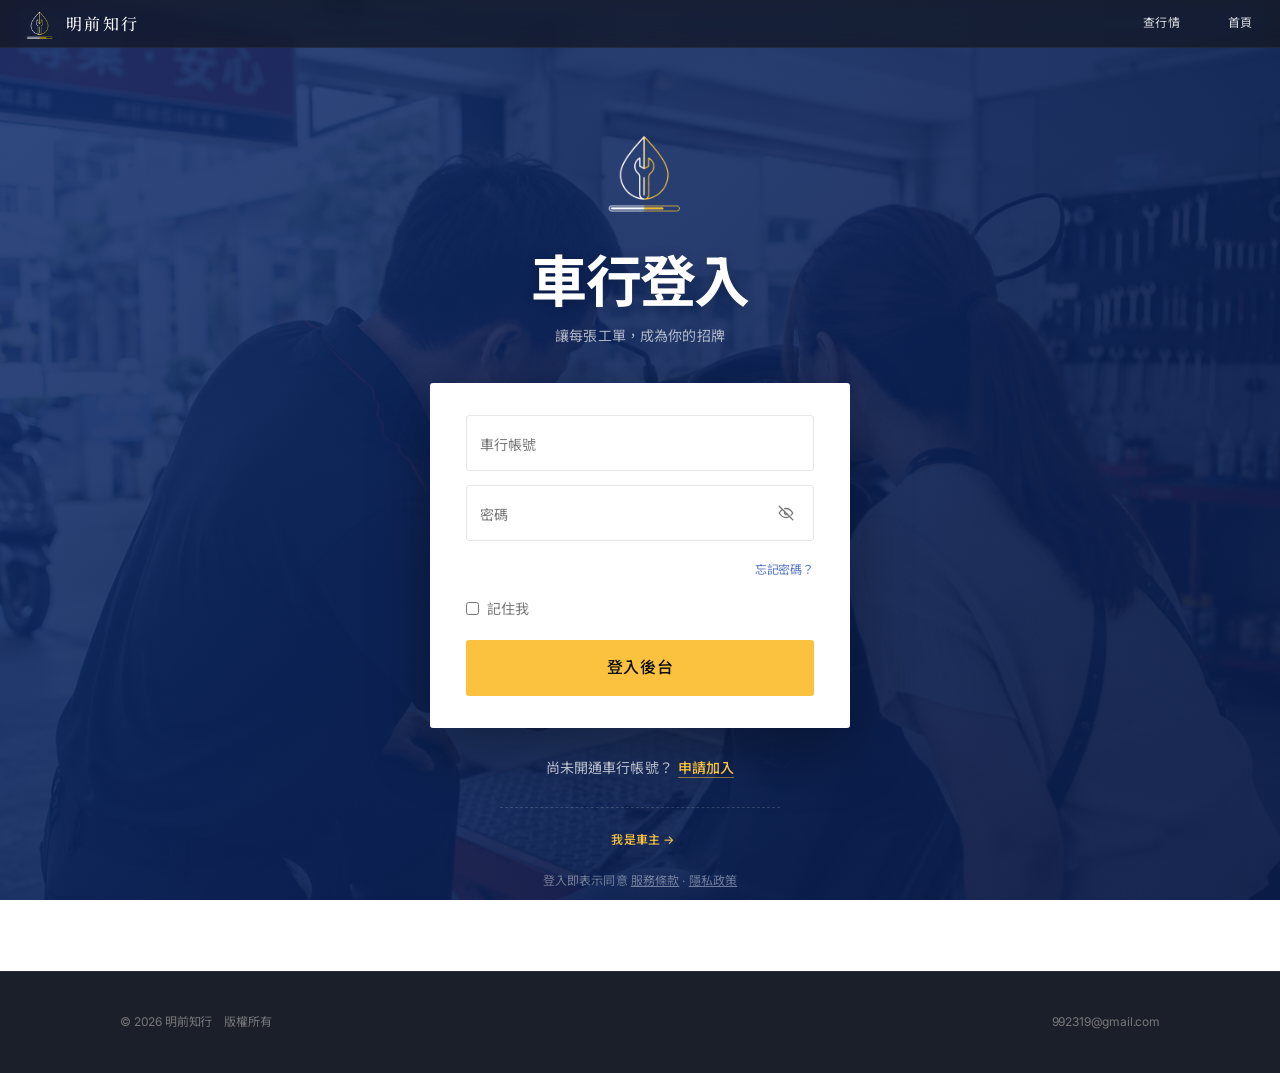
<file: shop-login.html>
<!DOCTYPE html>
<html lang="zh-TW">
<head>
    <meta charset="UTF-8">
    <meta name="viewport" content="width=device-width, initial-scale=1.0">
    <title>車行登入</title>
    <link rel="stylesheet" href="common.css">
    <link rel="stylesheet" href="shop-login.css">
</head>
<body>
    <nav>
        <div class="logo">
            <h1>
                <a href="index.html">
                    <span class="logo-mark">
                            <img src="./icon/logo-mark拷貝2.png" alt="" aria-hidden="true">
                            <span class="logo-text">明前知行</span>
                        </span>
                </a>
            </h1>
        </div>
        <ul class="links">
            <li><a href="market.html">查行情</a></li>
            <li><a href="index.html">首頁</a></li>
        </ul>
                <button type="button" class="nav-toggle" aria-expanded="false" aria-label="開啟選單">
                <svg class="icon-open" viewBox="0 0 24 24" fill="none" stroke="currentColor" stroke-width="2" stroke-linecap="round" stroke-linejoin="round" aria-hidden="true">
                    <line x1="4" y1="6" x2="20" y2="6"/>
                    <line x1="4" y1="12" x2="20" y2="12"/>
                    <line x1="4" y1="18" x2="20" y2="18"/>
                </svg>
                <svg class="icon-close" viewBox="0 0 24 24" fill="none" stroke="currentColor" stroke-width="2" stroke-linecap="round" stroke-linejoin="round" aria-hidden="true">
                    <line x1="6" y1="6" x2="18" y2="18"/>
                    <line x1="18" y1="6" x2="6" y2="18"/>
                </svg>
            </button>
    </nav>

    <div class="login-bg">
        <main class="login-main">

            <img src="./icon/logo-mark拷貝2.png" alt="明前知行" class="logo-big">

            <h2 class="page-title">車行登入</h2>
            <p class="page-sub">讓每張工單，成為你的招牌</p>

            <form class="login-card" autocomplete="off" onsubmit="event.preventDefault()">

                <div class="fld">
                    <input type="text" id="account" placeholder=" " required>
                    <label for="account">車行帳號</label>
                </div>

                <div class="fld">
                    <input type="password" id="password" placeholder=" " required>
                    <label for="password">密碼</label>
                    <button type="button" class="eye" id="eye-toggle" aria-label="顯示密碼">
                        <svg viewBox="0 0 24 24" fill="none" stroke="currentColor" stroke-width="1.8" stroke-linecap="round" stroke-linejoin="round" id="eye-closed">
                            <path d="M3 3l18 18"/>
                            <path d="M10.585 10.587a2 2 0 0 0 2.829 2.828"/>
                            <path d="M16.681 16.673a8.717 8.717 0 0 1-4.681 1.327c-3.6 0-6.6-2-9-6 1.272-2.12 2.712-3.678 4.32-4.674m2.86-1.146a9.055 9.055 0 0 1 1.82-.18c3.6 0 6.6 2 9 6-.666 1.11-1.379 2.067-2.138 2.87"/>
                        </svg>
                        <svg viewBox="0 0 24 24" fill="none" stroke="currentColor" stroke-width="1.8" stroke-linecap="round" stroke-linejoin="round" id="eye-open" class="is-hidden">
                            <path d="M12 4.5C7 4.5 2.73 7.61 1 12c1.73 4.39 6 7.5 11 7.5s9.27-3.11 11-7.5c-1.73-4.39-6-7.5-11-7.5z"/>
                            <circle cx="12" cy="12" r="3"/>
                        </svg>
                    </button>
                </div>

                <div class="forgot">
                    <a href="#">忘記密碼？</a>
                </div>

                <label class="remember">
                    <input type="checkbox">
                    <span>記住我</span>
                </label>

                <a href="shop-dashboard.html" class="btn-submit">登入後台</a>
            </form>

            <p class="signup-prompt">尚未開通車行帳號？<a href="#">申請加入</a></p>

            <div class="role-switch">
                <a href="login.html">我是車主 →</a>
            </div>

            <p class="legal">
                登入即表示同意 <a href="#">服務條款</a> · <a href="#">隱私政策</a>
            </p>

        </main>
    </div>

    <footer>
        <p>© 2026 明前知行　版權所有</p>
        <a href="mailto:992319@gmail.com">992319@gmail.com</a>
    </footer>

    <script src="shop-login.js"></script>
    <script src="nav.js"></script>
</body>
</html>
</file>
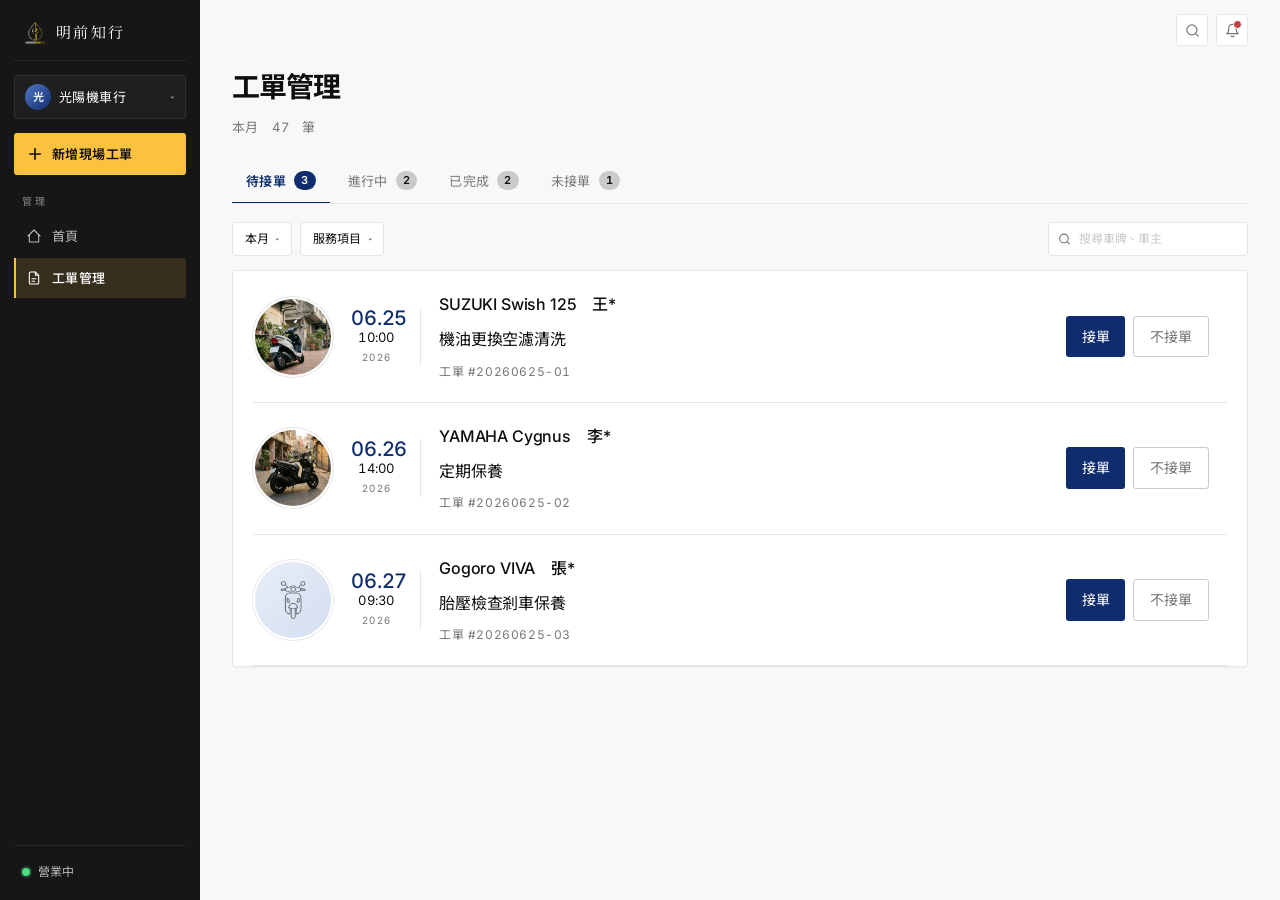
<file: shop-orders.html>
<!DOCTYPE html>
<html lang="zh-TW">
<head>
    <meta charset="UTF-8">
    <meta name="viewport" content="width=device-width, initial-scale=1.0">
    <title>工單管理｜光陽機車行</title>
    <link rel="stylesheet" href="common.css">
    <link rel="stylesheet" href="shop-app.css">
    <link rel="stylesheet" href="shop-orders.css">
    <link rel="stylesheet" href="walkin-modal.css">
</head>
<body class="shop-app shop-orders">

    <!-- ───────── 側欄 ───────── -->
    <button type="button" class="sidebar-burger" id="sidebar-burger" aria-label="開啟側欄" aria-expanded="false">
        <svg viewBox="0 0 24 24" fill="none" stroke="currentColor" stroke-width="2" stroke-linecap="round" stroke-linejoin="round" aria-hidden="true">
            <line x1="4" y1="6" x2="20" y2="6"/>
            <line x1="4" y1="12" x2="20" y2="12"/>
            <line x1="4" y1="18" x2="20" y2="18"/>
        </svg>
        <svg viewBox="0 0 24 24" fill="none" stroke="currentColor" stroke-width="2" stroke-linecap="round" stroke-linejoin="round" aria-hidden="true">
            <line x1="6" y1="6" x2="18" y2="18"/>
            <line x1="18" y1="6" x2="6" y2="18"/>
        </svg>
    </button>
    <div class="sidebar-backdrop" id="sidebar-backdrop"></div>

    <aside class="sidebar" id="sidebar">
        <a class="sidebar-brand" href="shop-dashboard.html" aria-label="返回首頁">
            <img src="./icon/logo-mark拷貝2.png" alt="" aria-hidden="true">
            <span>明前知行</span>
        </a>

        <div class="sidebar-account">
            <button type="button" class="sidebar-shop-btn" id="sidebar-shop-btn" aria-haspopup="menu" aria-expanded="false" aria-controls="sidebar-shop-menu" data-tooltip="光陽機車行">
                <span>光</span>
                <span>光陽機車行</span>
            </button>
            <div class="sidebar-shop-menu" id="sidebar-shop-menu" role="menu" hidden>
                <a role="menuitem" href="#switch">切換店家</a>
                <a role="menuitem" href="#account">帳號設定</a>
                <a role="menuitem" href="#help">說明中心</a>
                <a role="menuitem" href="#notif-settings">通知設定</a>
                <hr>
                <a role="menuitem" href="#logout">登出</a>
            </div>
        </div>

        <button type="button" class="sidebar-walkin" id="sidebar-walkin" data-tooltip="新增現場工單">
            <svg viewBox="0 0 24 24" fill="none" stroke="currentColor" stroke-width="2.2" stroke-linecap="round" aria-hidden="true">
                <line x1="12" y1="5" x2="12" y2="19"/>
                <line x1="5" y1="12" x2="19" y2="12"/>
            </svg>
            <span>新增現場工單</span>
        </button>

        <small>管理</small>

        <div class="sidebar-nav">
            <a href="shop-dashboard.html" data-tooltip="首頁">
                <svg viewBox="0 0 24 24" fill="none" stroke="currentColor" stroke-linecap="round" stroke-linejoin="round" aria-hidden="true">
                    <path d="M3 12l9-9 9 9"/>
                    <path d="M5 10v11h14V10"/>
                </svg>
                <span>首頁</span>
            </a>
            <a href="shop-orders.html" class="is-active" data-tooltip="工單管理">
                <svg viewBox="0 0 24 24" fill="none" stroke="currentColor" stroke-linecap="round" stroke-linejoin="round" aria-hidden="true">
                    <path d="M14 3v4a1 1 0 0 0 1 1h4"/>
                    <path d="M17 21h-10a2 2 0 0 1 -2 -2v-14a2 2 0 0 1 2 -2h7l5 5v11a2 2 0 0 1 -2 2z"/>
                    <line x1="9" y1="13" x2="15" y2="13"/>
                    <line x1="9" y1="17" x2="13" y2="17"/>
                </svg>
                <span>工單管理</span>
            </a>
        </div>

        <div class="sidebar-bottom">
            <label class="sidebar-open-toggle" data-tooltip="營業狀態">
                <input type="checkbox" id="shop-open-toggle" checked>
                <span>營業中</span>
            </label>
        </div>
    </aside>

    <!-- ───────── 主內容區 ───────── -->
    <main class="app-main">
        <div class="app-topbar">
            <button type="button" class="icon-btn" aria-label="搜尋">
                <svg viewBox="0 0 24 24" fill="none" stroke="currentColor" stroke-width="2" stroke-linecap="round" stroke-linejoin="round" aria-hidden="true">
                    <circle cx="11" cy="11" r="8"/>
                    <line x1="21" y1="21" x2="16.65" y2="16.65"/>
                </svg>
            </button>
            <button type="button" class="icon-btn has-alert" aria-label="通知　有未讀訊息">
                <svg viewBox="0 0 24 24" fill="none" stroke="currentColor" stroke-width="2" stroke-linecap="round" stroke-linejoin="round" aria-hidden="true">
                    <path d="M18 8A6 6 0 0 0 6 8c0 7-3 9-3 9h18s-3-2-3-9"/>
                    <path d="M13.73 21a2 2 0 0 1-3.46 0"/>
                </svg>
            </button>
        </div>

        <div class="page-head">
            <h1>工單管理</h1>
            <p>本月　<span id="month-total">47</span>　筆</p>
        </div>

        <div class="app-body">
            <div class="otabs">
                <button type="button" class="otab is-active" data-status="pending">待接單<span class="ticket-badge" data-count="pending">0</span></button>
                <button type="button" class="otab" data-status="in_progress">進行中<span class="ticket-badge" data-count="in_progress">0</span></button>
                <button type="button" class="otab" data-status="completed">已完成<span class="ticket-badge" data-count="completed">0</span></button>
                <button type="button" class="otab" data-status="rejected">未接單<span class="ticket-badge" data-count="rejected">0</span></button>
            </div>

            <div class="ofilters">
                <button type="button" class="ofilter-pill">本月</button>
                <button type="button" class="ofilter-pill">服務項目</button>
                <label class="ofilter-search">
                    <svg viewBox="0 0 24 24" fill="none" stroke="currentColor" stroke-width="2" stroke-linecap="round" stroke-linejoin="round" aria-hidden="true">
                        <circle cx="11" cy="11" r="8"/>
                        <line x1="21" y1="21" x2="16.65" y2="16.65"/>
                    </svg>
                    <input type="search" placeholder="搜尋車牌、車主">
                </label>
            </div>

            <div class="orders-wrap">
                <ul class="orders-list" aria-live="polite">

                <!-- ─── 待接單 ─── -->
                <li class="order" data-status="pending"
                     data-plate="ABC-1234" data-shop="光陽機車行　台北信義"
                     data-mileage="32140" data-order-id="20260625-01"
                     data-bike="SUZUKI Swish 125　王*">
                    <div class="bike-photo">
                        <img src="./img/bike-avatar-01.jpg" alt="王*的愛車">
                    </div>
                    <div class="odate">
                        <time>06.25</time>
                        <time>10:00</time>
                        <span>2026</span>
                    </div>
                    <div class="oinfo">
                        <h4>SUZUKI Swish 125　王*</h4>
                        <div class="tags"><span>機油更換</span><span>空濾清洗</span></div>
                        <p>工單 #20260625-01</p>
                    </div>
                    <div class="oprice">$0</div>
                    <div class="oact">
                        <button type="button" class="bapp">接單</button>
                        <button type="button" class="brej">不接單</button>
                    </div>
                </li>

                <li class="order" data-status="pending"
                     data-plate="DEF-5678" data-shop="光陽機車行　台北信義"
                     data-mileage="18420" data-order-id="20260625-02"
                     data-bike="YAMAHA Cygnus　李*">
                    <div class="bike-photo">
                        <img src="./img/bike-avatar-02.jpg" alt="李*的愛車">
                    </div>
                    <div class="odate">
                        <time>06.26</time>
                        <time>14:00</time>
                        <span>2026</span>
                    </div>
                    <div class="oinfo">
                        <h4>YAMAHA Cygnus　李*</h4>
                        <div class="tags"><span>定期保養</span></div>
                        <p>工單 #20260625-02</p>
                    </div>
                    <div class="oprice">$0</div>
                    <div class="oact">
                        <button type="button" class="bapp">接單</button>
                        <button type="button" class="brej">不接單</button>
                    </div>
                </li>

                <li class="order" data-status="pending"
                     data-plate="GHI-9012" data-shop="光陽機車行　台北信義"
                     data-mileage="8240" data-order-id="20260625-03"
                     data-bike="Gogoro VIVA　張*">
                    <div class="bike-silhouette">
                        <img src="./icon/silhouette-bike.png" alt="">
                    </div>
                    <div class="odate">
                        <time>06.27</time>
                        <time>09:30</time>
                        <span>2026</span>
                    </div>
                    <div class="oinfo">
                        <h4>Gogoro VIVA　張*</h4>
                        <div class="tags"><span>胎壓檢查</span><span>剎車保養</span></div>
                        <p>工單 #20260625-03</p>
                    </div>
                    <div class="oprice">$0</div>
                    <div class="oact">
                        <button type="button" class="bapp">接單</button>
                        <button type="button" class="brej">不接單</button>
                    </div>
                </li>

                <!-- ─── 進行中 ─── -->
                <li class="order" data-status="in_progress"
                     data-plate="JKL-3456" data-shop="光陽機車行　台北信義"
                     data-mileage="42100" data-order-id="20260624-05"
                     data-bike="KYMCO Racing S　陳*">
                    <div class="bike-photo">
                        <img src="./img/bike-avatar-01.jpg" alt="陳*的愛車">
                    </div>
                    <div class="odate">
                        <time>06.24</time>
                        <time>13:00</time>
                        <span>2026</span>
                    </div>
                    <div class="oinfo">
                        <h4>KYMCO Racing S　陳*</h4>
                        <div class="tags"><span>機油更換</span><span>火星塞更換</span></div>
                        <p>工單 #20260624-05</p>
                    </div>
                    <div class="oprice">$0</div>
                    <div class="oact">
                        <button type="button" class="bfill">填寫完工</button>
                        <button type="button" class="bnoshow" title="客人未到場">客人未到</button>
                    </div>
                </li>

                <li class="order" data-status="in_progress"
                     data-plate="MNO-7890" data-shop="光陽機車行　台北信義"
                     data-mileage="25600" data-order-id="20260624-06"
                     data-bike="SYM Jet S　林*">
                    <div class="bike-photo">
                        <img src="./img/bike-avatar-02.jpg" alt="林*的愛車">
                    </div>
                    <div class="odate">
                        <time>06.24</time>
                        <time>15:30</time>
                        <span>2026</span>
                    </div>
                    <div class="oinfo">
                        <h4>SYM Jet S　林*</h4>
                        <div class="tags"><span>輪胎更換</span></div>
                        <p>工單 #20260624-06</p>
                    </div>
                    <div class="oprice">$0</div>
                    <div class="oact">
                        <button type="button" class="bfill">填寫完工</button>
                        <button type="button" class="bnoshow" title="客人未到場">客人未到</button>
                    </div>
                </li>

                <!-- ─── 已完成 ─── -->
                <li class="order" data-status="completed">
                    <div class="bike-photo">
                        <img src="./img/bike-avatar-01.jpg" alt="許*的愛車">
                    </div>
                    <div class="odate">
                        <time>06.20</time>
                        <time>10:00</time>
                        <span>2026</span>
                    </div>
                    <div class="oinfo">
                        <h4>YAMAHA Force　許*</h4>
                        <div class="tags"><span>機油更換</span><span>火星塞更換</span></div>
                        <p>36,200 km　工單 #20260620-06　已交車</p>
                    </div>
                    <div class="oprice">$520</div>
                    <div class="oact">
                        <span class="ostatus is-completed">已完成 ✓</span>
                    </div>
                </li>

                <li class="order" data-status="completed">
                    <div class="bike-photo">
                        <img src="./img/bike-avatar-02.jpg" alt="鄭*的愛車">
                    </div>
                    <div class="odate">
                        <time>06.18</time>
                        <time>11:00</time>
                        <span>2026</span>
                    </div>
                    <div class="oinfo">
                        <h4>KYMCO Racing S　鄭*</h4>
                        <div class="tags"><span>輪胎更換</span></div>
                        <p>14,800 km　工單 #20260618-02　已交車</p>
                    </div>
                    <div class="oprice">$2,400</div>
                    <div class="oact">
                        <span class="ostatus is-completed">已完成 ✓</span>
                    </div>
                </li>

                <!-- ─── 未接單 ─── -->
                <li class="order" data-status="rejected">
                    <div class="bike-silhouette">
                        <img src="./icon/silhouette-bike.png" alt="">
                    </div>
                    <div class="odate">
                        <time>06.22</time>
                        <time>16:00</time>
                        <span>2026</span>
                    </div>
                    <div class="oinfo">
                        <h4>YAMAHA Cygnus　蔡*</h4>
                        <div class="tags"><span>機油更換</span></div>
                        <p>工單 #20260622-11</p>
                    </div>
                    <div class="oprice">$0</div>
                    <div class="oact">
                        <span class="ostatus is-rejected">未接單 ✕</span>
                    </div>
                </li>
                </ul>

                <div class="orders-empty" hidden>
                    <svg width="40" height="40" viewBox="0 0 24 24" fill="none" stroke="currentColor" stroke-width="1.5" stroke-linecap="round" stroke-linejoin="round" aria-hidden="true">
                        <path d="M14 3v4a1 1 0 0 0 1 1h4"/>
                        <path d="M17 21h-10a2 2 0 0 1 -2 -2v-14a2 2 0 0 1 2 -2h7l5 5v11a2 2 0 0 1 -2 2z"/>
                        <line x1="9" y1="17" x2="15" y2="17"/>
                    </svg>
                    <h3>目前沒有資料</h3>
                    <p>這個分頁還沒有任何工單</p>
                </div>

            </div>
        </div>
    </main>

    <!-- ─── 完工填寫 modal ─────────────────────────── -->
    <div class="fmodal" id="fmodal" hidden>
        <div class="fmodal-backdrop" data-close></div>
        <div class="fmodal-panel" role="dialog" aria-modal="true" aria-labelledby="fmodal-title">
            <div class="fmodal-head">
                <div>
                    <p class="fmodal-orderid" id="fmodal-orderid">工單 #—</p>
                    <h3 class="fmodal-title" id="fmodal-title">填寫完工內容</h3>
                    <p class="fmodal-meta">
                        <span id="fmodal-bike">—</span>
                        <span class="fmodal-plate" id="fmodal-plate">—</span>
                    </p>
                </div>
                <button type="button" class="fmodal-close" data-close aria-label="關閉">✕</button>
            </div>

            <div class="fmodal-body">
                <p class="fmodal-section-label">服務項目　金額</p>
                <ul class="fitems" id="fitems"></ul>
                <button type="button" class="fitem-add" id="fitem-add">＋ 加項</button>

                <div class="fmodal-grid">
                    <div>
                        <label class="fmodal-label" for="fmile">完工里程 (KM)</label>
                        <input type="text" id="fmile" class="fmodal-input" inputmode="numeric">
                    </div>
                    <div>
                        <label class="fmodal-label">總金額</label>
                        <div class="fmodal-total" id="fmodal-total">$ 0</div>
                    </div>
                </div>

                <div>
                    <label class="fmodal-label" for="fnote">備註(可選)</label>
                    <textarea id="fnote" class="fmodal-input fmodal-textarea" placeholder="例:下次建議檢查煞車皮"></textarea>
                </div>
            </div>

            <div class="fmodal-foot">
                <button type="button" class="fmodal-cancel" data-close>取消</button>
                <button type="button" class="fmodal-next" id="fmodal-next">請車主簽名 →</button>
            </div>
        </div>
    </div>

    <!-- ─── 簽名頁 overlay(全屏) ─────────────────── -->
    <div class="sign-overlay" id="sign-overlay" hidden>
        <div class="sign-panel">
            <div class="sign-head">
                <p class="sign-orderid" id="sign-orderid">工單 #—</p>
                <h3 class="sign-title">請確認完工內容並簽名</h3>
            </div>

            <div class="sign-summary" id="sign-summary"></div>

            <p class="sign-disclaimer">
                請確認上方完工內容無誤<br>
                簽名後將同步至數位車歷　無法修改
            </p>

            <div class="sign-canvas-wrap">
                <canvas id="sign-canvas" class="sign-canvas"></canvas>
                <p class="sign-canvas-hint" id="sign-canvas-hint">請於虛線區域簽名</p>
                <button type="button" class="sign-clear" id="sign-clear">重簽</button>
            </div>

            <div class="sign-actions">
                <button type="button" class="sign-reject" id="sign-reject">內容有誤</button>
                <button type="button" class="sign-confirm" id="sign-confirm" disabled>確認簽名</button>
            </div>
        </div>
    </div>

    <script src="walkin-modal.js"></script>
    <script src="shop-sidebar.js"></script>
    <script src="shop-orders.js"></script>
</body>
</html>
</file>
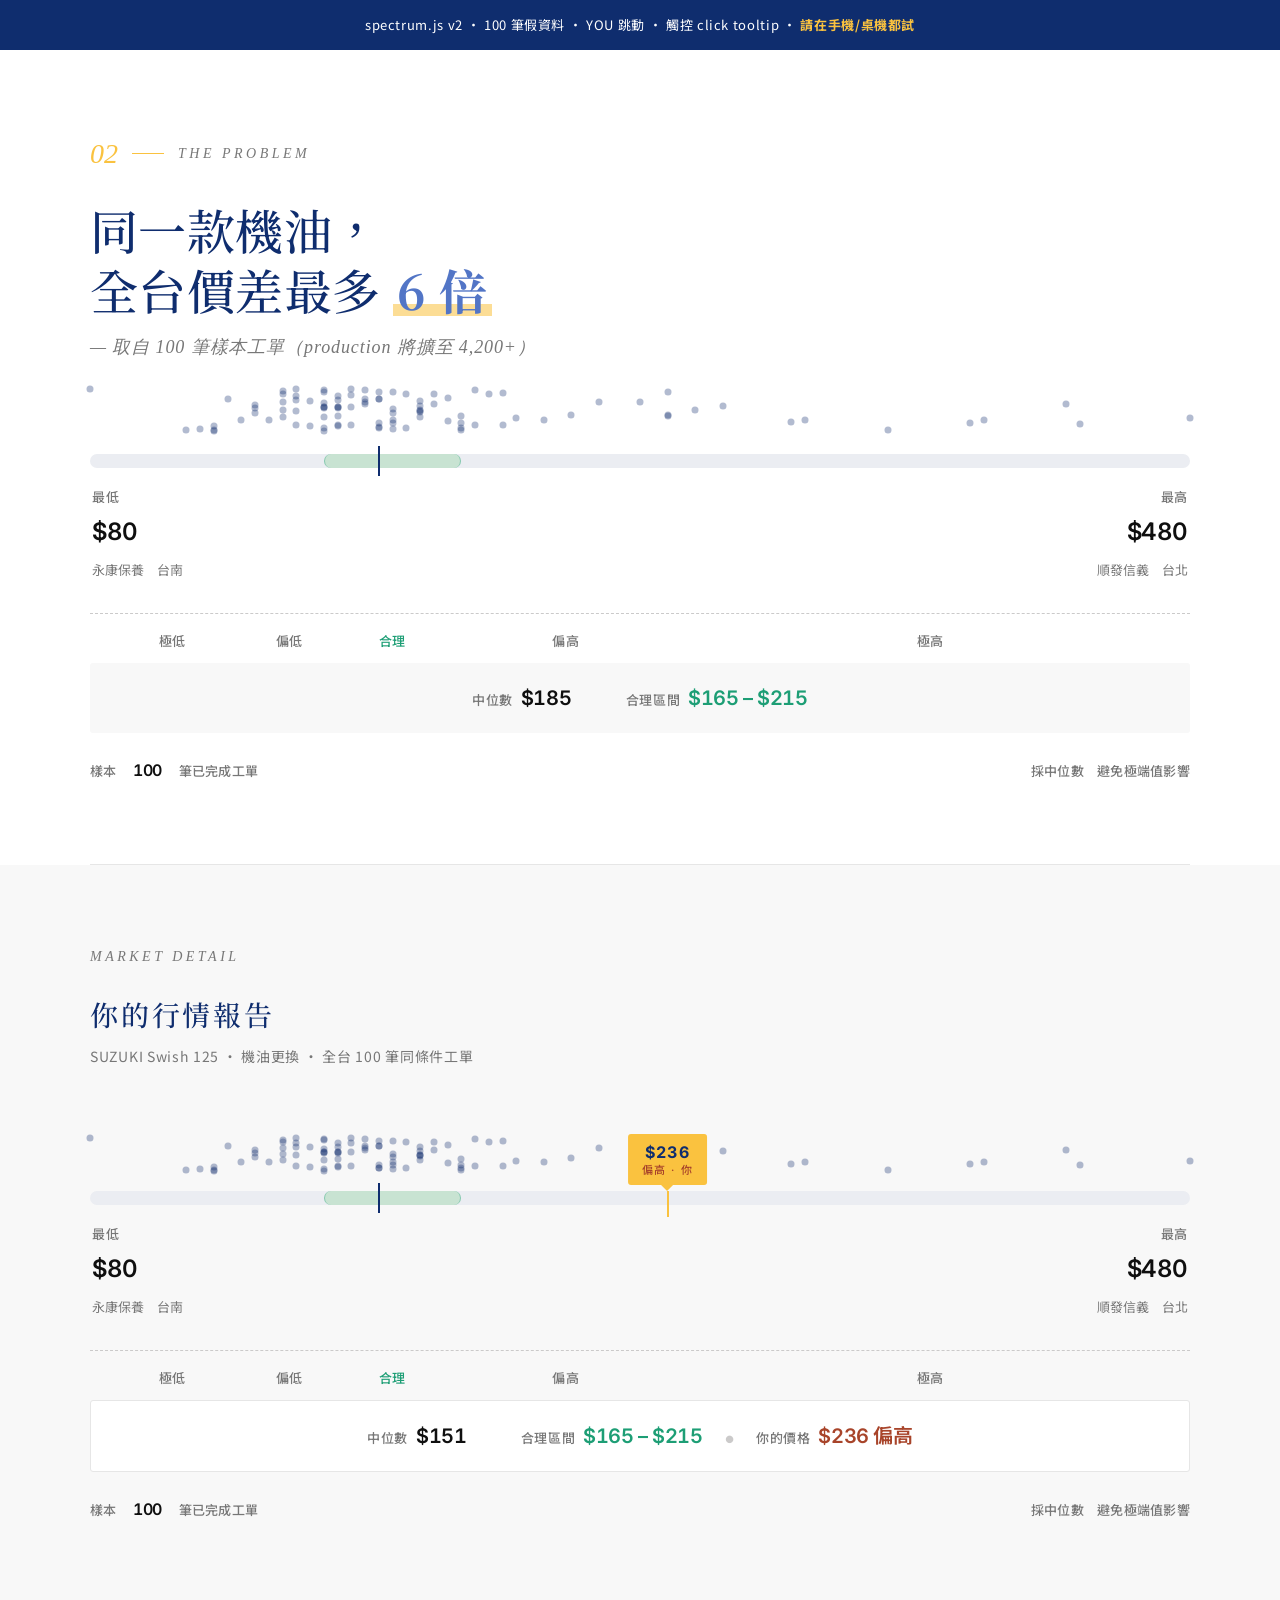
<file: spectrum-demo.html>
<!DOCTYPE html>
<html lang="zh-TW">
<head>
<meta charset="UTF-8">
<meta name="viewport" content="width=device-width, initial-scale=1.0">
<title>spectrum.js 整合測試 — 明前知行</title>
<link rel="stylesheet" href="./common.css">
<link rel="stylesheet" href="./spectrum.css">
<style>
/* demo 頁專屬樣式（之後整合進 index.css 不用這段） */
body {
  background: var(--white);
  color: var(--ink);
  margin: 0;
}
.meta-bar {
  background: var(--accent-deep);
  color: white;
  padding: 14px 24px;
  text-align: center;
  font-size: 13px;
  letter-spacing: 0.05em;
}
.meta-bar strong { color: var(--yellow); }

.demo-section {
  padding: 80px 32px;
}
.demo-section--alt { background: var(--bg-off); }
.demo-inner { max-width: 1100px; margin: 0 auto; }
.demo-divider { height: 1px; background: var(--line); max-width: 1100px; margin: 0 auto; }

.demo-eyebrow {
  display: flex; align-items: center; gap: 14px;
  margin-bottom: 22px;
}
.demo-num {
  font-family: 'Cormorant Garamond', serif;
  font-style: italic; font-size: 28px;
  color: var(--yellow);
}
.demo-rule { width: 32px; height: 1px; background: var(--yellow); }
.demo-tag {
  font-family: 'Cormorant Garamond', serif;
  font-style: italic; font-size: 14px;
  letter-spacing: 0.25em; color: var(--muted);
  text-transform: uppercase;
}
.demo-h2 {
  font-family: 'Noto Serif TC', serif;
  font-weight: 500;
  font-size: 48px;
  line-height: 1.25;
  color: var(--accent-deep);
  margin: 0 0 12px 0;
  letter-spacing: 0.01em;
}
.demo-h2 .num {
  color: var(--accent);
  font-weight: 700;
  position: relative;
  display: inline-block;
  padding: 0 4px;
}
.demo-h2 .num::after {
  content: '';
  position: absolute;
  left: 0; right: 0; bottom: 4px;
  height: 12px;
  background: var(--yellow);
  z-index: -1;
  opacity: 0.55;
}
.demo-sub {
  font-family: 'Cormorant Garamond', serif;
  font-style: italic;
  font-size: 18px;
  color: var(--muted);
  margin: 0 0 56px 0;
  letter-spacing: 0.05em;
}

.demo-h3 {
  font-family: 'Noto Serif TC', serif;
  font-size: 28px;
  color: var(--accent-deep);
  margin: 0 0 6px 0;
  font-weight: 500;
}
.demo-h3-sub {
  color: var(--muted);
  margin: 0 0 32px 0;
  font-size: 14px;
  letter-spacing: 0.05em;
}

@media (max-width: 768px) {
  .demo-section { padding: 56px 18px; }
  .demo-h2 { font-size: 26px; }
  .demo-h2 br { display: none; }
  .demo-sub { font-size: 13px; margin-bottom: 32px; }
  .demo-h3 { font-size: 20px; }
}
</style>
</head>
<body>

<div class="meta-bar">
  spectrum.js v2 · 100 筆假資料 · YOU 跳動 · 觸控 click tooltip · <strong>請在手機/桌機都試</strong>
</div>

<!-- ─── 震撼版（index Section 2 用，無 YOU flag） ─── -->
<section class="demo-section">
  <div class="demo-inner">
    <div class="demo-eyebrow">
      <span class="demo-num">02</span>
      <span class="demo-rule"></span>
      <span class="demo-tag">The Problem</span>
    </div>
    <h2 class="demo-h2">同一款機油，<br>全台價差最多 <span class="num">6 倍</span></h2>
    <p class="demo-sub">— 取自 100 筆樣本工單（production 將擴至 4,200+）</p>

    <div id="spec-shock"></div>
  </div>
</section>

<div class="demo-divider"></div>

<!-- ─── 細節版（market.html 用，有 YOU flag） ─── -->
<section class="demo-section demo-section--alt">
  <div class="demo-inner">
    <div class="demo-eyebrow">
      <span class="demo-tag">Market Detail</span>
    </div>
    <h3 class="demo-h3">你的行情報告</h3>
    <p class="demo-h3-sub">SUZUKI Swish 125 · 機油更換 · 全台 100 筆同條件工單</p>

    <div id="spec-detail"></div>
  </div>
</section>

<script src="./spectrum.js"></script>
<script>
  // 震撼版 — 不傳 yourPrice 就不畫 YOU flag
  Spectrum.render('#spec-shock', null, {
    variant: 'shock'
  });

  // 細節版 — 傳 yourPrice 觸發 YOU flag
  Spectrum.render('#spec-detail', null, {
    variant: 'detail',
    yourPrice: 290
  });
</script>

</body>
</html>
</file>
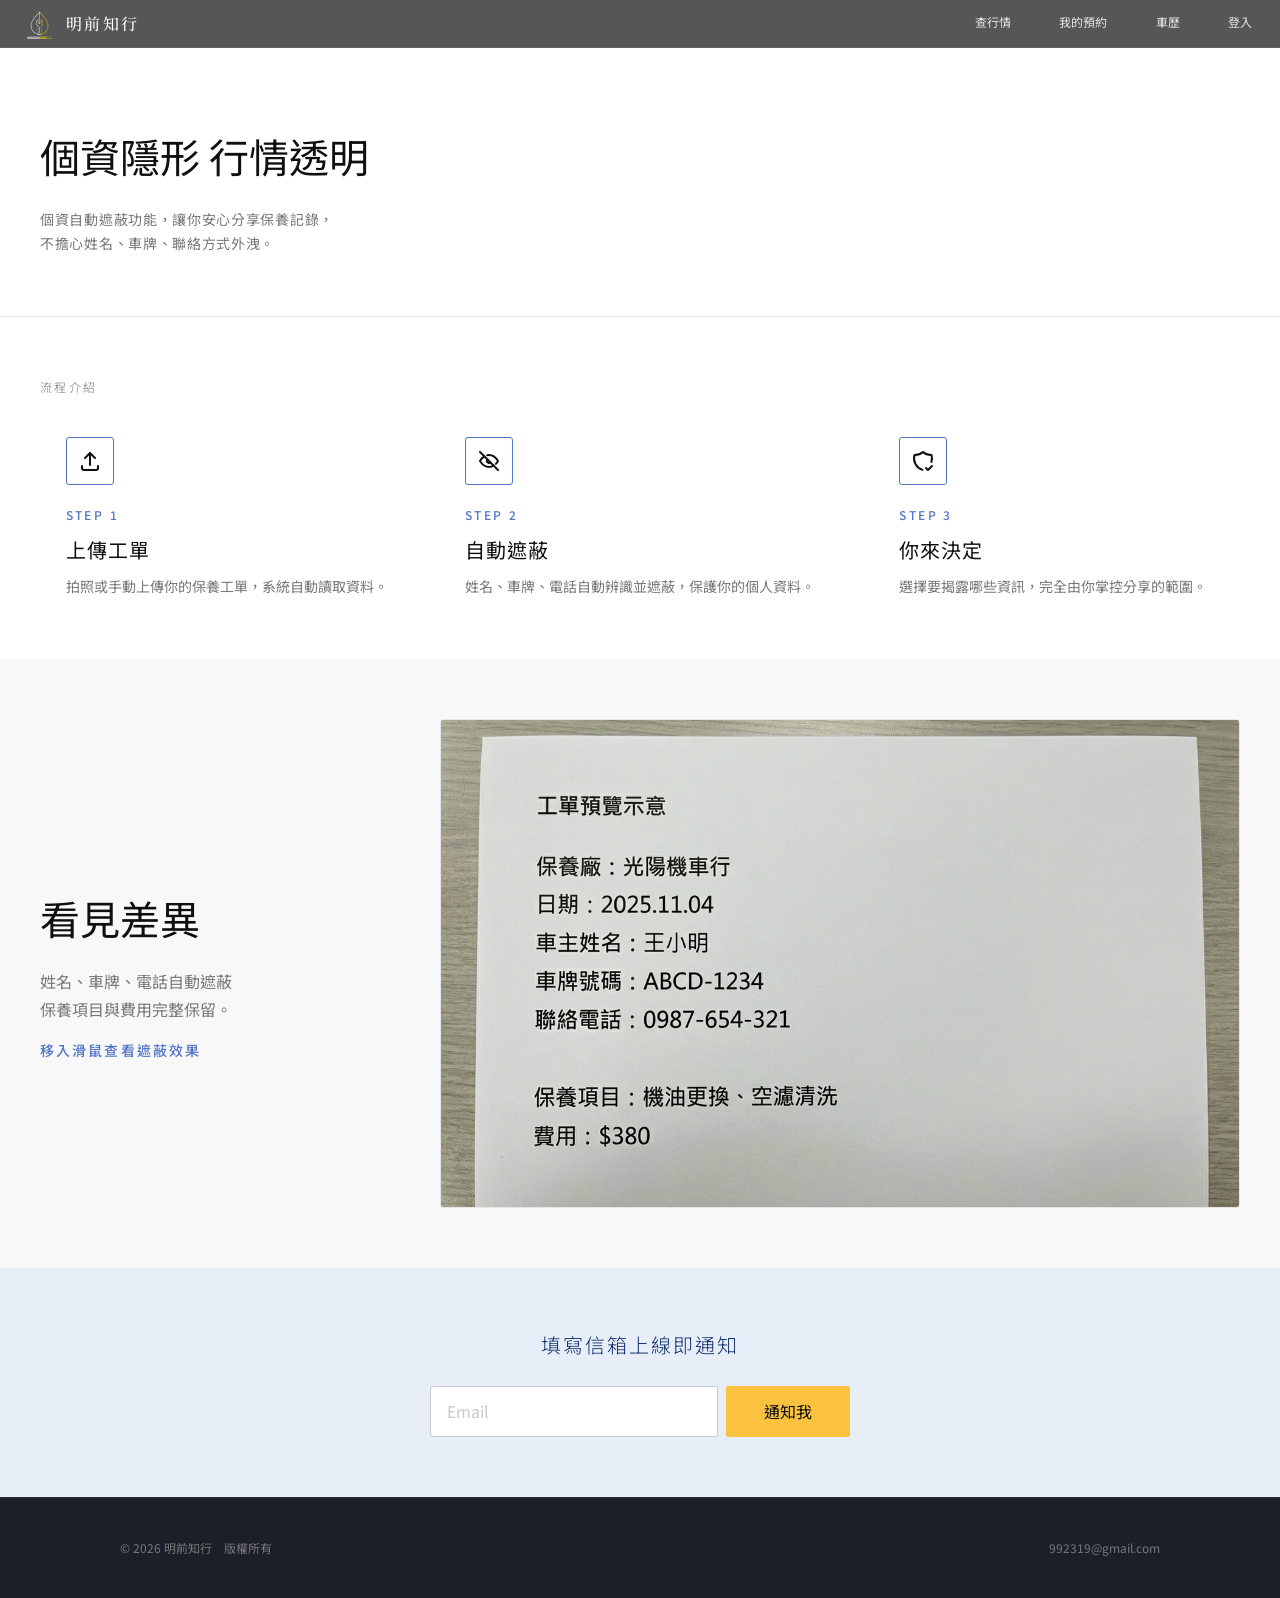
<file: waitlist.html>
<!DOCTYPE html>
<html lang="en">
<head>
    <meta charset="UTF-8">
    <meta name="viewport" content="width=device-width, initial-scale=1.0">
    <title>個資自動遮蔽</title>
    <link rel="stylesheet" href="common.css">
    <link rel="stylesheet" href="waitlist.css">
</head>
<body>
    <div class="wrap">
        <nav>
            <div class="logo">
                <h1>
                    <a href="index.html">
                        <span class="logo-mark">
                            <img src="./icon/logo-mark拷貝2.png" alt="" aria-hidden="true">
                            <span class="logo-text">明前知行</span>
                        </span>
                    </a>
                </h1>
            </div>
            <ul class="links">
                <li><a href="market.html">查行情</a></li>
                <li><a href="appointments.html">我的預約</a></li>
                <li><a href="vehicle.html">車歷</a></li>
                <li><a href="login.html">登入</a></li>
            </ul>
                    <button type="button" class="nav-toggle" aria-expanded="false" aria-label="開啟選單">
                <svg class="icon-open" viewBox="0 0 24 24" fill="none" stroke="currentColor" stroke-width="2" stroke-linecap="round" stroke-linejoin="round" aria-hidden="true">
                    <line x1="4" y1="6" x2="20" y2="6"/>
                    <line x1="4" y1="12" x2="20" y2="12"/>
                    <line x1="4" y1="18" x2="20" y2="18"/>
                </svg>
                <svg class="icon-close" viewBox="0 0 24 24" fill="none" stroke="currentColor" stroke-width="2" stroke-linecap="round" stroke-linejoin="round" aria-hidden="true">
                    <line x1="6" y1="6" x2="18" y2="18"/>
                    <line x1="18" y1="6" x2="6" y2="18"/>
                </svg>
            </button>
        </nav>
        <section class="waitlist-hero">
            <h2>個資隱形 行情透明</h2>
            <p>個資自動遮蔽功能，讓你安心分享保養記錄，<br>不擔心姓名、車牌、聯絡方式外洩。</p>
        </section>
        <section class="waitlist-header">
            <h3>流程介紹</h3>
            <ul class="waitlist-steps">
                <li>
                    <div class="waitlist-steps-icon">
                        <svg xmlns="http://www.w3.org/2000/svg" width="24" height="24" viewBox="0 0 24 24" fill="none" stroke="currentColor" stroke-width="2" stroke-linecap="round" stroke-linejoin="round"><path stroke="none" d="M0 0h24v24H0z" fill="none"/><path d="M4 17v2a2 2 0 0 0 2 2h12a2 2 0 0 0 2 -2v-2"/><path d="M7 9l5 -5l5 5"/><path d="M12 4l0 12"/>
                        </svg>
                    </div>
                    <p class="waitlist-steps-num">STEP 1</p>
                    <h3>上傳工單</h3>
                    <p>拍照或手動上傳你的保養工單，系統自動讀取資料。</p>
                </li>
                <li>
                    <div class="waitlist-steps-icon">
                        <svg xmlns="http://www.w3.org/2000/svg" width="24" height="24" viewBox="0 0 24 24" fill="none" stroke="currentColor" stroke-width="2" stroke-linecap="round" stroke-linejoin="round"><path stroke="none" d="M0 0h24v24H0z" fill="none"/><path d="M10.585 10.587a2 2 0 0 0 2.829 2.828"/><path d="M16.681 16.673a8.717 8.717 0 0 1 -4.681 1.327c-3.6 0 -6.6 -2 -9 -6c1.272 -2.12 2.712 -3.678 4.32 -4.674m2.86 -1.146a9.055 9.055 0 0 1 1.82 -.18c3.6 0 6.6 2 9 6c-.666 1.11 -1.379 2.067 -2.138 2.87"/><path d="M3 3l18 18"/>
                        </svg>
                    </div>
                    <p class="waitlist-steps-num">STEP 2</p>
                    <h3>自動遮蔽</h3>
                    <p>姓名、車牌、電話自動辨識並遮蔽，保護你的個人資料。</p>
                </li>
                <li>
                    <div class="waitlist-steps-icon">
                        <svg xmlns="http://www.w3.org/2000/svg" width="24" height="24" viewBox="0 0 24 24" fill="none" stroke="currentColor" stroke-width="2" stroke-linecap="round" stroke-linejoin="round"><path stroke="none" d="M0 0h24v24H0z" fill="none"/><path d="M11.46 20.846a12 12 0 0 1 -7.96 -14.846a12 12 0 0 0 8.5 -3a12 12 0 0 0 8.5 3a12 12 0 0 1 -.09 7.06"/><path d="M15 19l2 2l4 -4"/></svg>
                    </div>
                    <p class="waitlist-steps-num">STEP 3</p>
                    <h3>你來決定</h3>
                    <p>選擇要揭露哪些資訊，完全由你掌控分享的範圍。</p>
                </li>
            </ul>
        </section>
        <section class="waitlist-content">
            <div class="waitlist-preview-intro">
                <h2>看見差異</h2>
                <p>姓名、車牌、電話自動遮蔽<br>保養項目與費用完整保留。</p>
                <p>移入滑鼠查看遮蔽效果</p>
            </div>
            <div class="waitlist-preview-stack">
                <img src="./img/waitlist2.png" alt="遮蔽前" class="preview-base">
                <img src="./img/waitlist.png" alt="遮蔽後" class="preview-overlay">
            </div>
        </section>
        <section class="waitlist-footer">
            <h3>填寫信箱上線即通知</h3>
            <form class="waitlist-footer-form" action="#">
                <input type="email" name="email" placeholder="Email" required>
                <button type="submit" class="btn-primary">通知我</button>
            </form>
        </section>
        <footer>
            <p>© 2026 明前知行　版權所有</p>
            <a href="mailto:992319@gmail.com">992319@gmail.com</a>
        </footer>
    </div>
    <script src="nav.js"></script>
</body>
</html>
</file>
<file: common.css>
/* 字型
   只載全站共用字體:Inter(數字 內文)+ Noto Sans TC(中文)+ Noto Serif TC(nav logo)
   裝飾字體 Cormorant Garamond / DM Serif Display 已搬到 ticket.html / market.html 各自 link */
@import url('https://fonts.googleapis.com/css2?family=Inter:wght@300;400;500;600&family=Noto+Sans+TC:wght@300;400;500&family=Noto+Serif+TC:wght@300;400;500&display=swap');


/* 變數 */
:root {
  /* 顏色 */
    --white: #fff;
    --ink: #0f0f0f;
    --muted: #777;
    --muted-light: #cbcaca;
    --line: #e6e6e6;
    --bg-off: #f8f8f8;
    --accent: #5275c6;
    --accent-deep: #0F2D6E;
    --accent-glow: rgba(11, 32, 75, 0.906);
    --yellow: #fac23f;
    --yellow-dark: #cb9820;
    --dark: #1a1f2a;

    /* 文字尺寸 */
    --fs-page-title: 40px;
    --fs-amount: 32px;
    --fs-label: 24px;
    --fs-lg: 20px;
    --fs-body: 16px;
    --fs-sm: 14px;
    --fs-xs: 12px;
     /* 間距 */
    --pad-x-page: 120px; 
    --pad-x-section: 40px; 
    --pad-y-section: 60px;

    /* nav 高度 */
    --nav-h: 48px;
}

/* rest */
*, *::before, *::after 
{ box-sizing: border-box; margin: 0; padding: 0; }
html { scroll-behavior: smooth; }
a {
    text-decoration: none;
    color: inherit;
}
ul, ol {
    list-style: none;
    padding: 0;
    margin: 0;
}
body {
    background: var(--white);
    color: var(--ink);
    font-family: 'Noto Sans TC', sans-serif;
    font-weight: 400;
    line-height: 1.7;
    overflow-x: hidden;
}

/* 表單元素 reset*/
input, textarea, select, button, option {
    font: inherit;
    font-family: inherit;
    color: inherit;
    letter-spacing: inherit;
}
textarea {
    font-family: inherit;
    resize: vertical;
}
input::placeholder, textarea::placeholder {
    color: var(--muted-light);
    opacity: 1;
}
button {
    cursor: pointer;
}
button:disabled {
    cursor: not-allowed;
    opacity: .5;
}

/* wrap */
.wrap{
    max-width: 1440px;
    margin: auto;
}

/* nav */
nav{
    display: flex;
    justify-content: space-between;
    align-items: center;
    padding: 0 20px;
    height: var(--nav-h);
    background: rgba(22,22,23,.72);
    backdrop-filter: saturate(180%) blur(20px);
    -webkit-backdrop-filter: saturate(180%) blur(20px);
    border-bottom: 1px solid rgba(255,255,255,0.06);
    position: fixed;
    top: 0;
    left: 0;
    right: 0;
    z-index: 99;
    transition: background 0.3s, border-color 0.3s;
}
.logo svg {
    display: block;
}
.logo {
    display: flex;
    align-items: center;
    height: 100%;
}
.logo h1{
    display: flex;
    align-items: center;
    font-size: var(--fs-body);
    line-height: 1;
    color: var(--white);
}
.logo h1 a {
    display: flex;
    align-items: center;
}
.logo-mark {
    display: inline-flex;
    align-items: center;
    gap: 10px;
}
.logo-mark img {
    width: 36px;
    height: 36px;
    display: block;
    object-fit: contain;
    /* 不用 drop-shadow（會白光暈把黃色稀釋）
       改用 contrast + saturate 強化對比飽和：黃更黃、白更白、線條視覺更實 */
    filter: contrast(1.35) saturate(1.5) brightness(1.05);
}
.logo-text {
    font-family: 'Noto Serif TC', serif;
    font-size: 16px;
    font-weight: 500;
    letter-spacing: .15em;
    color: var(--white);
    white-space: nowrap;
}
@media (max-width: 480px) {
    .logo-mark img { width: 32px; height: 32px; }
    .logo-text { font-size: 14px; }
}
.links{
    display: flex;
    align-items: center;
    gap: 32px;
}
.links a{
    display: block;
    padding: 4px 8px;
    color: rgba(255,255,255,.85);
    font-family: 'Inter','Noto Sans TC',sans-serif;
    font-size: 12px;
    font-weight: 400;
    letter-spacing: .01em;
    transition: color .2s;
}
.links a:active{
    color: var(--white);
}
@media (hover: hover) {
    .links a:hover{
        color: var(--white);
    }
}
.links .is-current a {
    color: var(--white);
    border-bottom: 1px solid rgba(255,255,255,.3);
}

/* 漢堡按鈕（手機才顯示）*/
.nav-toggle {
    display: none;
    width: 44px;
    height: 44px;
    background: none;
    border: none;
    cursor: pointer;
    color: var(--white);
    align-items: center;
    justify-content: center;
}
.nav-toggle svg {
    width: 24px;
    height: 24px;
    display: block;
}
.nav-toggle .icon-close { display: none; }
nav.is-open .nav-toggle .icon-open { display: none; }
nav.is-open .nav-toggle .icon-close { display: block; }

/* nav RWD：≤1024px 漢堡選單(.links 改 absolute dropdown)
   nav 高度永遠固定 48,logo/漢堡絕對置中,無追逐感
   ───────────────────────────────────────── */
@media (max-width: 1024px) {
    nav {
        /* 高度固定不變,padding 不變 → 縮放無追逐感 */
        height: var(--nav-h);
    }
    .nav-toggle {
        display: flex;
    }
    .links {
        /* 從 flow 拿出，dropdown 從 nav 下緣垂下 */
        position: absolute;
        top: 100%;
        left: 0;
        right: 0;
        flex-direction: column;
        align-items: stretch;
        gap: 0;
        background: rgba(22,22,23,.92);
        backdrop-filter: saturate(180%) blur(20px);
        -webkit-backdrop-filter: saturate(180%) blur(20px);
        max-height: 0;
        overflow: hidden;
        overflow-y: auto;
        -webkit-overflow-scrolling: touch;
        transition: max-height .35s ease, opacity .25s ease;
        opacity: 0;
    }
    nav.is-open .links {
        max-height: 80vh;
        opacity: 1;
        padding-block: 4px 16px;
        border-top: 0.5px solid rgba(255,255,255,0.08);
    }
    .links li {
        border-bottom: 0.5px solid rgba(255,255,255,0.06);
    }
    .links li:last-child {
        border-bottom: none;
    }
    .links a {
        font-family: 'Inter','Noto Sans TC',sans-serif;
        font-size: 15px;
        font-weight: 400;
        padding: 16px 20px;
        letter-spacing: .02em;
        min-height: 44px;
        display: flex;
        align-items: center;
    }
    .links .is-current a {
        border-bottom: none;
        color: var(--yellow);
    }
}
h2 {
    font-weight: 400;
    font-size: var(--fs-page-title);
    margin-block: 20px;
}

h3 {
    font-family: 'Noto Sans TC', sans-serif;
    font-weight: 300;
    font-size: var(--fs-sm);
    letter-spacing: 0.1em;
}

/* btn */
button{
    border: none;
    background: none;
}
.btn-primary{
    width: 124px;
    display: flex;
    background-color: var(--yellow);
    padding: 12px 20px;
    justify-content: space-between;
    align-items: center;
    gap: 4px;
    border-radius: 2px;
    transition: background .2s;
}
.btn-primary:active{
    background-color: var(--yellow-dark);
}
@media (hover: hover) {
    .btn-primary:hover{
        background-color: var(--yellow-dark);
    }
}

.btn-secondary{
    width: 124px;
    display: flex;
    padding: 12px 20px;
    justify-content: space-between;
    align-items: center;
    gap: 4px;
    border-radius: 3px;
    transition: border .2s;
    background-color: var(--accent-deep);
    color: var(--white);
}
.btn-secondary:active{
    background-color: var(--accent-glow);
}
@media (hover: hover) {
    .btn-secondary:hover{
        background-color: var(--accent-glow);
    }
}


/* footer */
footer {
    padding: 40px var(--pad-x-page);
    background: var(--dark);
    color: var(--muted);
    display: flex;
    justify-content: space-between;
    align-items: center;
    font-size: var(--fs-xs);
    border-top: 1px solid rgba(255,255,255,0.06);
}
footer a {
    color: var(--muted);
    transition: color .2s;
}
@media (hover: hover) {
    footer a:hover {
        color: var(--white);
    }
}
@media (max-width: 768px) {
    footer {
        padding: 24px 20px;
        flex-direction: column;
        gap: 8px;
        text-align: center;
    }
}
</file>
<file: appointments.css>
/* 
   appointments.css — 車主預約追蹤頁
    */

:root {
  --ink-soft: #2c2c2e;
  --radius: 3px;
  --badge-wait-bg: #f3f3f3;
  --badge-wait-fg: #555;
  --badge-ok-bg: #eef2fb;
  --badge-ok-fg: #2a4a8f;
  --badge-reject-bg: #eaeaea;
  --badge-reject-fg: #444;
  --badge-cancel-bg: #f3f3f3;
  --badge-cancel-fg: #999;
}

body {
  font-family: 'Inter', 'Noto Sans TC', sans-serif;
  letter-spacing: -.01em;
  color: var(--ink);
  background: var(--white);
  min-height: 100vh;
  display: flex;
  flex-direction: column;
}

footer { margin-top: auto; }

/* ───── 頁面主容器 ───── */
.ap {
  padding-top: var(--nav-h);
  max-width: 1280px;
  width: 100%;
  margin: 0 auto;
}

/* ───── 頁首 ───── */
.ap-head {
  padding: 32px 40px 20px;
  border-bottom: 0.5px solid var(--line);
}
.ap-head h1 {
  font-size: var(--fs-page-title);
  font-weight: 700;
  letter-spacing: -.03em;
  line-height: 1.15;
  margin: 0;
}

/* ───── 工具列(tabs + 新增預約 CTA) ───── */
.ap-toolbar {
  display: flex;
  align-items: center;
  padding: 0 40px;
  border-bottom: 0.5px solid var(--line);
  background: var(--white);
}
.ap-tabs {
  display: flex;
  gap: 28px;
  flex: 1;
}
.ap-tab {
  padding: 14px 0;
  font-size: var(--fs-sm);
  color: var(--muted);
  letter-spacing: .02em;
  position: relative;
  background: none;
  border: none;
  cursor: pointer;
  font-family: inherit;
}
.ap-tab:hover { color: var(--ink-soft); }
.ap-tab.is-active {
  color: var(--ink);
  font-weight: 500;
}
.ap-tab.is-active::after {
  content: "";
  position: absolute;
  inset: auto 0 -0.5px 0;
  height: 2px;
  background: var(--accent);
}
.ap-tab span {
  margin-left: 4px;
  font-size: var(--fs-xs);
  color: var(--muted-light);
  font-variant-numeric: tabular-nums;
}
.ap-tab.is-active span { color: var(--accent); }

.ap-add {
  padding: 7px 16px;
  font-size: var(--fs-xs);
  background: var(--yellow);
  color: var(--ink);
  border-radius: var(--radius);
  letter-spacing: .04em;
  text-decoration: none;
  transition: background .2s, transform .2s;
}
.ap-add:hover {
  background: var(--yellow-dark);
  transform: translateY(-1px);
}

/* ───── 列表 ───── */
.ap-list {
  padding: 24px 40px 60px;
  display: flex;
  flex-direction: column;
  gap: 14px;
  background: var(--white);
  min-height: 360px;
}

/* ───── 卡片 ───── */
.ap-card {
  background: var(--white);
  border: 0.5px solid var(--line);
  border-radius: var(--radius);
  overflow: hidden;
  display: grid;
  grid-template-columns: 220px 1fr;
  min-height: 168px;
  transition: opacity .35s, transform .25s, box-shadow .25s;
}
/* fix:[hidden] 在 display: grid 下會失效,要顯式 reset */
.ap-card[hidden],
.ap-empty[hidden] { display: none; }

.ap-card:hover {
  transform: translateY(-1px);
  box-shadow: 0 4px 16px rgba(15, 45, 110, .08);
}
.ap-card.is-leaving {
  opacity: 0;
  transform: translateY(-4px);
  pointer-events: none;
}
.ap-card.is-closed { opacity: .62; }
.ap-card.is-closed:hover {
  transform: none;
  box-shadow: none;
}

/* 左:照片區 */
.ap-card .photo {
  position: relative;
  background-size: cover;
  background-position: center;
  padding: 18px;
  display: flex;
  flex-direction: column;
  justify-content: space-between;
  color: var(--white);
  isolation: isolate;
}
.ap-card .photo::after {
  content: "";
  position: absolute;
  inset: 0;
  background: linear-gradient(to top, rgba(0,0,0,.72) 0%, rgba(0,0,0,.25) 55%, rgba(0,0,0,0) 100%);
  z-index: -1;
}
.ap-card .city {
  font-size: var(--fs-xs);
  letter-spacing: .12em;
  color: rgba(255,255,255,.92);
  text-shadow: 0 1px 3px rgba(0,0,0,.6);
  margin: 0;
}
.ap-card .shop {
  font-family: 'Noto Sans TC', sans-serif;
  font-weight: 500;
  font-size: var(--fs-lg);
  letter-spacing: .02em;
  margin: 6px 0 0;
  text-shadow: 0 1px 3px rgba(0,0,0,.55);
  line-height: 1.35;
}
.ap-card .rating {
  font-size: var(--fs-xs);
  color: var(--yellow);
  letter-spacing: .04em;
  text-shadow: 0 1px 3px rgba(0,0,0,.6);
  font-variant-numeric: tabular-nums;
  margin: 0;
}

/* 右:資訊區 */
.ap-card .body {
  padding: 20px 24px;
  display: flex;
  flex-direction: column;
  gap: 10px;
}
.ap-card .body > header {
  display: flex;
  align-items: flex-start;
  justify-content: space-between;
  gap: 14px;
}
.ap-card time {
  font-variant-numeric: tabular-nums;
}
.ap-card time strong {
  display: block;
  font-size: 26px;
  font-weight: 600;
  letter-spacing: -.03em;
  line-height: 1;
}
.ap-card time span {
  display: block;
  font-size: var(--fs-xs);
  color: var(--muted);
  margin-top: 5px;
  letter-spacing: .04em;
}

/* 狀態徽章 */
.ap-card .badge {
  font-size: var(--fs-xs);
  padding: 4px 11px;
  border-radius: 2px;
  letter-spacing: .04em;
  white-space: nowrap;
  align-self: flex-start;
  font-weight: 500;
}
.ap-card .badge.wait   { background: var(--badge-wait-bg);   color: var(--badge-wait-fg); }
.ap-card .badge.ok     { background: var(--badge-ok-bg);     color: var(--badge-ok-fg); }
.ap-card .badge.reject { background: var(--badge-reject-bg); color: var(--badge-reject-fg); }
.ap-card .badge.cancel { background: var(--badge-cancel-bg); color: var(--badge-cancel-fg); }

/* 服務項目 */
.ap-card .services {
  font-size: var(--fs-sm);
  color: var(--ink);
  letter-spacing: -.005em;
  margin: 0;
  line-height: 1.5;
}

/* 車款 暱稱 */
.ap-card .vehicle {
  font-size: var(--fs-xs);
  color: var(--ink-soft);
  letter-spacing: .03em;
  font-variant-numeric: tabular-nums;
  margin: 0;
}

/* 動作列 */
.ap-card .actions {
  display: flex;
  gap: 16px;
  align-items: center;
  margin-top: 2px;
}
.ap-card .actions button,
.ap-card .actions a {
  font-size: var(--fs-xs);
  color: var(--muted);
  letter-spacing: .04em;
  cursor: pointer;
  background: none;
  border: none;
  padding: 0;
  font-family: inherit;
  text-decoration: none;
  transition: color .2s;
}
.ap-card .actions button:hover { color: var(--ink); }
.ap-card .actions .cancel:hover { color: #b04040; }
.ap-card .actions .delete:hover { color: #b04040; }
.ap-card .actions .tel {
  color: var(--accent);
  font-weight: 500;
  font-variant-numeric: tabular-nums;
}
.ap-card .actions .tel:hover { color: var(--accent-deep); }
.ap-card .actions .note {
  cursor: default;
}

/* ───── 未成立 tab 的批次操作列 ───── */
.ap-bulk {
  display: flex;
  align-items: center;
  justify-content: space-between;
  padding: 10px 16px;
  background: #fafafa;
  border: 0.5px solid var(--line);
  border-radius: var(--radius);
  font-size: var(--fs-xs);
  color: var(--muted);
  letter-spacing: .02em;
  margin-bottom: 4px;
}
.ap-bulk strong {
  color: var(--ink);
  font-weight: 600;
  font-variant-numeric: tabular-nums;
}
.ap-bulk-clear {
  font-size: var(--fs-xs);
  color: var(--muted);
  letter-spacing: .04em;
  cursor: pointer;
  background: none;
  border: none;
  padding: 4px 10px;
  font-family: inherit;
  transition: color .2s;
}
.ap-bulk-clear:hover { color: #b04040; }
.ap-bulk[hidden] { display: none; }

/* ───── 空狀態 ───── */
.ap-empty {
  padding: 80px 40px;
  text-align: center;
  color: var(--muted);
  font-size: var(--fs-body);
  letter-spacing: .02em;
}
.ap-empty a {
  display: inline-block;
  margin-top: 20px;
  padding: 10px 22px;
  font-size: var(--fs-sm);
  background: var(--ink);
  color: var(--white);
  border-radius: var(--radius);
  letter-spacing: .04em;
  text-decoration: none;
  transition: background .2s;
}
.ap-empty a:hover { background: var(--ink-soft); }

/* 
   RWD
    */

@media (max-width: 1024px) {
  .ap-head { padding: 28px 32px 18px; }
  .ap-head h1 { font-size: 36px; }
  .ap-toolbar { padding: 0 32px; }
  .ap-tabs { gap: 24px; }
  .ap-list { padding: 20px 32px 48px; }
  .ap-card { grid-template-columns: 180px 1fr; }
}

@media (max-width: 768px) {
  .ap-head { padding: 24px 20px 16px; }
  .ap-head h1 { font-size: 30px; }

  .ap-toolbar { padding: 0 20px; overflow-x: auto; scrollbar-width: none; }
  .ap-toolbar::-webkit-scrollbar { display: none; }
  .ap-tabs { gap: 18px; }
  .ap-tab { white-space: nowrap; flex-shrink: 0; }
  .ap-add { flex-shrink: 0; padding: 6px 12px; font-size: 11px; }

  .ap-list { padding: 16px 20px 40px; }

  .ap-card {
    grid-template-columns: 1fr;
    min-height: auto;
  }
  .ap-card .photo { min-height: 120px; padding: 16px 18px; }
  .ap-card .shop { font-size: 17px; }
  .ap-card .body { padding: 16px 18px 18px; }
  .ap-card time strong { font-size: 22px; }
  .ap-card .actions { flex-wrap: wrap; gap: 14px; }
}

@media (max-width: 480px) {
  .ap-head h1 { font-size: 26px; }
  .ap-card .photo { min-height: 100px; padding: 14px 16px; }
  .ap-card .shop { font-size: 16px; }
  .ap-card .body > header { flex-direction: column; gap: 8px; }
}
</file>
<file: history.css>
body {
    font-family: 'Inter', 'Noto Sans TC', sans-serif;
    letter-spacing: -.01em;
    color: var(--ink);
    background: var(--white);
}

.hist {
    max-width: 1280px;
    margin: 0 auto;
    padding-top: var(--nav-h);
}

/* ── 返回車庫 breadcrumb ───────────────────── */
.hist-back {
    display: inline-flex;
    align-items: center;
    gap: 6px;
    padding: 20px var(--pad-x-section) 0;
    margin-bottom: 4px;
    font-size: var(--fs-xs);
    color: var(--muted);
    letter-spacing: .02em;
    transition: color .2s;
}
.hist-back:hover { color: var(--ink); }
.hist-back svg { stroke: currentColor; }

/* ── page-head:車輛主視覺 + 標題 ─────────── */
.hist-head {
    padding: 24px var(--pad-x-section);
    border-bottom: 0.5px solid var(--line);
    display: grid;
    grid-template-columns: 100px 1fr auto;
    gap: 28px;
    align-items: center;
}

.hist-veh-photo {
    width: 100px;
    height: 100px;
    border-radius: 3px;
    overflow: hidden;
    background: linear-gradient(135deg, #e8eef8 0%, #d4def0 100%);
}
.hist-veh-photo img {
    width: 100%;
    height: 100%;
    object-fit: cover;
    display: block;
}

.hist-veh-titles { min-width: 0; }
.hist-veh-title-row {
    display: flex;
    align-items: center;
    gap: 14px;
    position: relative;
    flex-wrap: wrap;
}
#hist-veh-plate {
    font-size: var(--fs-page-title);
    font-weight: 700;
    letter-spacing: -.03em;
    line-height: 1.15;
    font-variant-numeric: tabular-nums;
    color: var(--ink);
    margin: 0;
}
#hist-veh-sub {
    margin: 6px 0 0;
    font-size: var(--fs-sm);
    color: var(--muted);
    letter-spacing: .02em;
}

.hist-veh-switch {
    background: none;
    border: 0.5px solid var(--line);
    border-radius: 3px;
    padding: 6px 12px;
    font-size: var(--fs-xs);
    color: var(--muted);
    cursor: pointer;
    display: inline-flex;
    align-items: center;
    gap: 4px;
    letter-spacing: .02em;
    transition: border-color .2s, color .2s;
}
.hist-veh-switch:hover {
    border-color: var(--accent-deep);
    color: var(--accent-deep);
}
.hist-veh-switch svg { transition: transform .2s; }
.hist-veh-switch[aria-expanded="true"] svg { transform: rotate(180deg); }

#hist-veh-menu {
    position: absolute;
    top: calc(100% + 8px);
    left: 0;
    background: var(--white);
    border: 0.5px solid var(--line);
    border-radius: 3px;
    padding: 4px;
    min-width: 260px;
    z-index: 10;
    box-shadow: 0 6px 24px rgba(0, 0, 0, .08);
}
#hist-veh-menu[hidden] { display: none; }
#hist-veh-menu li {
    padding: 10px 12px;
    font-size: var(--fs-sm);
    cursor: pointer;
    border-radius: 3px;
    display: flex;
    align-items: center;
    gap: 12px;
}
#hist-veh-menu li:hover { background: var(--bg-off); }
#hist-veh-menu li.is-active {
    color: var(--accent-deep);
    font-weight: 500;
    background: var(--bg-off);
}
#hist-veh-menu .vm-plate {
    font-variant-numeric: tabular-nums;
    font-weight: 500;
}
#hist-veh-menu .vm-sub {
    font-size: var(--fs-xs);
    color: var(--muted);
    margin-left: auto;
}

.hist-veh-meter {
    text-align: right;
}
#hist-veh-meter-num {
    margin: 0;
    font-size: var(--fs-label);
    font-weight: 500;
    font-variant-numeric: tabular-nums;
    letter-spacing: -.01em;
    color: var(--ink);
}
#hist-veh-meter-num span {
    font-size: var(--fs-body);
    font-weight: 400;
    color: var(--muted);
    margin-left: 4px;
}
.hist-veh-meter p:last-child {
    margin: 4px 0 0;
    font-size: var(--fs-xs);
    color: var(--muted);
    letter-spacing: .04em;
}

/* ── stats(三格)──────────────────────── */
.hist-stats {
    padding: 24px var(--pad-x-section);
    border-bottom: 0.5px solid var(--line);
    display: grid;
    grid-template-columns: 1fr 1fr 1fr;
    gap: 40px;
    margin: 0;
}
.hist-stats > div {
    display: flex;
    flex-direction: column;
    gap: 6px;
}
.hist-stats dt {
    font-size: var(--fs-xs);
    color: var(--muted);
    letter-spacing: .04em;
    margin: 0;
}
.hist-stats dd {
    margin: 0;
    font-size: var(--fs-label);
    font-weight: 500;
    font-variant-numeric: tabular-nums;
    letter-spacing: -.01em;
    color: var(--ink);
}
#hist-stat-recent { font-size: var(--fs-body); }

/* ── toolbar(排序 + overflow)─────────────── */
.hist-toolbar {
    padding: 14px var(--pad-x-section);
    border-bottom: 0.5px solid var(--line);
    display: flex;
    justify-content: space-between;
    align-items: center;
    position: relative;
}
.hist-sort {
    display: flex;
    align-items: center;
    gap: 12px;
    position: relative;
}
.hist-sort > span {
    font-size: var(--fs-xs);
    color: var(--muted);
    letter-spacing: .04em;
}

.hist-sort-pill {
    font-size: var(--fs-xs);
    padding: 6px 12px;
    border: 0.5px solid var(--line);
    border-radius: 3px;
    display: inline-flex;
    align-items: center;
    gap: 6px;
    cursor: pointer;
    background: var(--white);
    color: var(--ink);
    letter-spacing: .02em;
}
.hist-sort-pill:hover { border-color: var(--accent-deep); }
.hist-sort-pill svg { transition: transform .2s; }
.hist-sort-pill[aria-expanded="true"] svg { transform: rotate(180deg); }

#hist-sort-menu {
    position: absolute;
    top: calc(100% + 8px);
    left: 56px;
    background: var(--white);
    border: 0.5px solid var(--line);
    border-radius: 3px;
    padding: 4px;
    min-width: 160px;
    z-index: 10;
    box-shadow: 0 6px 24px rgba(0, 0, 0, .08);
}
#hist-sort-menu[hidden] { display: none; }
#hist-sort-menu li {
    padding: 9px 12px;
    font-size: var(--fs-xs);
    cursor: pointer;
    border-radius: 3px;
    letter-spacing: .02em;
}
#hist-sort-menu li:hover { background: var(--bg-off); }
#hist-sort-menu li.is-active {
    color: var(--accent-deep);
    font-weight: 500;
}

.hist-overflow {
    background: none;
    padding: 6px 8px;
    cursor: pointer;
    color: var(--muted);
    border-radius: 3px;
}
.hist-overflow:hover { color: var(--ink); background: var(--bg-off); }
.hist-overflow svg { fill: currentColor; }

#hist-overflow-menu {
    position: absolute;
    right: var(--pad-x-section);
    top: calc(100% + 4px);
    background: var(--white);
    border: 0.5px solid var(--line);
    border-radius: 3px;
    padding: 4px;
    min-width: 180px;
    z-index: 10;
    box-shadow: 0 6px 24px rgba(0, 0, 0, .08);
}
#hist-overflow-menu[hidden] { display: none; }
.hist-overflow-item {
    background: none;
    padding: 9px 12px;
    font-size: var(--fs-sm);
    width: 100%;
    text-align: left;
    cursor: pointer;
    display: flex;
    align-items: center;
    gap: 10px;
    border-radius: 3px;
    color: var(--ink);
}
.hist-overflow-item:hover { background: var(--bg-off); }
.hist-overflow-item svg { color: var(--muted); stroke: currentColor; }

/* ── record list ─────────────────────────── */
#hist-list {
    padding: 24px var(--pad-x-section) 60px;
    display: flex;
    flex-direction: column;
    gap: 10px;
    margin: 0;
}
.hist-card {
    background: var(--white);
    border: 0.5px solid var(--line);
    border-radius: 3px;
    overflow: hidden;
    transition: border-color .2s, box-shadow .2s;
}
.hist-card:hover {
    border-color: rgba(15, 45, 110, .25);
    box-shadow: 0 2px 12px rgba(15, 45, 110, .04);
}
.hist-card.is-open { border-color: rgba(15, 45, 110, .35); }

.hist-card-row {
    display: grid;
    grid-template-columns: 110px 1fr auto auto;
    gap: 24px;
    align-items: center;
    padding: 18px 24px;
    cursor: pointer;
}
.hist-card.is-open .hist-card-row {
    border-bottom: 0.5px solid var(--line);
}
.hist-card-date {
    margin: 0;
    font-size: var(--fs-xs);
    color: var(--muted);
    font-variant-numeric: tabular-nums;
    letter-spacing: .02em;
}
.hist-card-mid { min-width: 0; }
.hist-card-shop {
    margin: 0;
    font-size: var(--fs-sm);
    color: var(--ink);
}
.hist-card-services {
    margin: 3px 0 0;
    font-size: var(--fs-xs);
    color: var(--muted);
    letter-spacing: .02em;
    white-space: nowrap;
    overflow: hidden;
    text-overflow: ellipsis;
}
.hist-card-price {
    margin: 0;
    font-size: var(--fs-body);
    font-weight: 500;
    font-variant-numeric: tabular-nums;
    color: var(--ink);
}
.hist-card-chev {
    color: var(--muted);
    transition: transform .2s;
    stroke: currentColor;
}
.hist-card.is-open .hist-card-chev {
    transform: rotate(180deg);
    color: var(--ink);
}

.hist-card-detail {
    display: none;
    padding: 20px 24px;
    background: var(--bg-off);
}
.hist-card.is-open .hist-card-detail { display: block; }

.hist-card-meta {
    width: 100%;
    font-size: var(--fs-xs);
    margin-bottom: 16px;
    border-collapse: collapse;
}
.hist-card-meta td {
    padding: 4px 0;
    vertical-align: top;
    letter-spacing: .02em;
}
.hist-card-meta td:first-child { color: var(--muted); width: 84px; }
.hist-card-meta td:not(:first-child) {
    color: var(--ink);
    font-variant-numeric: tabular-nums;
}

/* ── rating row ─────────────────────────── */
.rating-row {
    display: flex;
    align-items: center;
    gap: 14px;
    padding: 12px 0;
    border-top: 0.5px solid var(--line);
    flex-wrap: wrap;
    overflow: hidden;
    transition: opacity .25s ease, max-height .25s ease, margin .25s ease, padding .25s ease;
    max-height: 200px;
    opacity: 1;
}
.rating-row.is-leaving {
    opacity: 0;
    max-height: 0;
    padding-top: 0;
    padding-bottom: 0;
    border-top-width: 0;
}
.rating-label {
    margin: 0;
    font-size: var(--fs-xs);
    letter-spacing: .04em;
    color: var(--muted);
}
.stars { display: inline-flex; gap: 2px; }
.star {
    padding: 2px 3px;
    font-size: var(--fs-lg);
    line-height: 1;
    cursor: pointer;
    color: var(--muted-light);
    transition: color .2s ease, transform .08s ease;
}
.star:hover { color: var(--yellow); }
.star.is-on { color: var(--yellow); }
.star:active { transform: scale(.92); }

.rating-submit {
    background: var(--accent-deep);
    color: var(--white);
    border-radius: 3px;
    padding: 6px 14px;
    font-size: var(--fs-xs);
    cursor: pointer;
    letter-spacing: .04em;
    transition: background .2s;
}
.rating-submit:hover { background: var(--accent-glow); }
.rating-submit[hidden] { display: none; }

/* ── 卡底 actions ───────────────────────── */
.hist-card-actions {
    padding: 12px 0 0;
    border-top: 0.5px solid var(--line);
    display: flex;
    justify-content: space-between;
    align-items: center;
    gap: 12px;
    flex-wrap: wrap;
}
.hist-rebook {
    background: none;
    border: 0.5px solid var(--accent-deep);
    color: var(--accent-deep);
    border-radius: 3px;
    padding: 7px 14px;
    font-size: var(--fs-xs);
    display: inline-flex;
    align-items: center;
    gap: 6px;
    letter-spacing: .02em;
    transition: background .2s;
}
.hist-rebook:hover { background: var(--bg-off); }
.hist-rebook svg { stroke: currentColor; }
.hist-rebook[aria-disabled="true"] {
    opacity: .45;
    cursor: not-allowed;
}
.hist-rebook[aria-disabled="true"]:hover { background: none; }

.appeal-trigger {
    font-size: var(--fs-xs);
    letter-spacing: .02em;
    color: var(--muted);
    border-bottom: 0.5px solid currentColor;
    padding-bottom: 1px;
    cursor: pointer;
}
.appeal-trigger:hover { color: var(--ink); }

/* ── empty state ────────────────────────── */
#hist-empty {
    margin: 24px var(--pad-x-section) 60px;
    padding: 80px 20px;
    text-align: center;
    border: 0.5px dashed var(--line);
    border-radius: 3px;
}
#hist-empty[hidden] { display: none; }
#hist-empty p {
    margin: 0 0 20px;
    font-size: var(--fs-body);
    color: var(--muted);
}
.hist-empty-cta {
    display: inline-block;
    background: var(--ink);
    color: var(--white);
    padding: 10px 22px;
    border-radius: 3px;
    font-size: var(--fs-sm);
    letter-spacing: .04em;
    transition: background .2s;
}
.hist-empty-cta:hover { background: var(--accent-deep); }

/* 
   RWD　1024 / 768 / 480 
    */

@media (max-width: 1024px) {
    .hist-back     { padding: 18px 32px 0; }
    .hist-head     { padding: 22px 32px; }
    .hist-stats    { padding: 22px 32px; gap: 32px; }
    .hist-toolbar  { padding: 12px 32px; }
    #hist-list     { padding: 22px 32px 48px; }
    #hist-empty    { margin: 22px 32px 48px; }
    #hist-overflow-menu { right: 32px; }
    #hist-veh-plate { font-size: 34px; }
}

@media (max-width: 768px) {
    .hist-back     { padding: 14px 20px 0; }
    .hist-head     { padding: 20px 20px; }
    .hist-stats    { padding: 18px 20px; gap: 24px; }
    .hist-toolbar  { padding: 10px 20px; }
    #hist-list     { padding: 18px 20px 40px; }
    #hist-empty    { margin: 18px 20px 40px; padding: 60px 20px; }
    #hist-overflow-menu { right: 20px; }

    /* page-head 改縱排*/
    .hist-head {
        grid-template-columns: 80px 1fr;
        gap: 16px;
    }
    .hist-veh-photo { width: 80px; height: 80px; }
    #hist-veh-plate { font-size: 28px; }
    .hist-veh-switch { padding: 5px 10px; font-size: 11px; }

    .hist-veh-meter {
        grid-column: 1 / -1;
        text-align: left;
        padding-top: 14px;
        border-top: 0.5px solid var(--line);
        display: flex;
        align-items: baseline;
        gap: 12px;
    }
    .hist-veh-meter p:last-child { margin: 0; }

    /* stats dd 不跟 head h1 搶 */
    .hist-stats dd { font-size: var(--fs-lg); }
    #hist-stat-recent { font-size: var(--fs-sm); }

    /* card 改兩列　日期一列　shop / price / chev 一列 */
    .hist-card-row {
        grid-template-columns: 1fr auto auto;
        grid-template-areas:
            "date  date  date"
            "mid   price chev";
        gap: 6px 14px;
        padding: 14px 16px;
    }
    .hist-card-date  { grid-area: date;  white-space: nowrap; }
    .hist-card-mid   { grid-area: mid; }
    .hist-card-price { grid-area: price; }
    .hist-card-chev  { grid-area: chev; align-self: center; }
    .hist-card-services { white-space: normal; }
    .hist-card-detail { padding: 16px; }

    #hist-veh-menu, #hist-overflow-menu, #hist-sort-menu { min-width: 200px; }
}

@media (max-width: 480px) {
    #hist-veh-plate { font-size: 24px; }
    .hist-veh-photo { width: 64px; height: 64px; }
    .hist-head { grid-template-columns: 64px 1fr; gap: 14px; }
    .hist-stats { grid-template-columns: 1fr 1fr; gap: 18px; }
    .hist-stats > div:last-child { grid-column: 1 / -1; }
}

/* ── 列印 ──────────────────────────── */
@media print {
    body { background: var(--white); font-size: 11pt; }
    nav, footer,
    .hist-back, .hist-toolbar,
    .hist-veh-switch,
    #hist-veh-menu, #hist-overflow-menu,
    .rating-row, .hist-card-actions,
    .appeal-modal, .hist-card-chev {
        display: none;
    }
    .hist { max-width: 100%; padding: 0; }
    .hist-head, .hist-stats, #hist-list { padding: 16px 24px; }
    .hist-card {
        page-break-inside: avoid;
        border: 0.5px solid #ccc;
        margin-bottom: 6px;
    }

    .hist-card-detail {
        display: block;
        background: transparent;
        padding: 12px 24px;
    }
    .hist-card-row { cursor: default; border-bottom: 0.5px solid #eee; }
}
</file>
<file: appeal-modal.css>
/* ====================================================
   appeal-modal.css
   申訴 modal:服務 snapshot + 簽收憑證(audit trail)+ form / done 兩態
   ==================================================== */

/* ── appeal trigger link(車歷展開區內)─────────── */
.appeal-trigger-row {
    margin: 12px 0 0;
    text-align: right;
}
.appeal-trigger {
    font-size: 11px;
    letter-spacing: .02em;
    color: var(--muted, #888);
    border-bottom: 0.5px solid currentColor;
    text-decoration: none;
    padding-bottom: 1px;
    cursor: pointer;
}
.appeal-trigger:hover {
    color: var(--ink, #1a1a1a);
}

/* ── modal frame ──────────────────────────── */
.appeal-modal {
    position: fixed;
    inset: 0;
    z-index: 1000;
    display: flex;
    align-items: center;
    justify-content: center;
    padding: 24px 16px;
}
.appeal-modal[hidden] { display: none; }

.appeal-modal-backdrop {
    position: absolute;
    inset: 0;
    background: rgba(0, 0, 0, .45);
    cursor: pointer;
}

.appeal-modal-card {
    position: relative;
    background: #fff;
    width: 100%;
    max-width: 560px;
    max-height: calc(100vh - 48px);
    border-radius: 6px;
    overflow: hidden;
    display: flex;
    flex-direction: column;
    box-shadow: 0 12px 40px rgba(0, 0, 0, .15);
    animation: appeal-pop .18s ease-out;
}
@keyframes appeal-pop {
    from { opacity: 0; transform: scale(.97) translateY(8px); }
    to   { opacity: 1; transform: scale(1) translateY(0); }
}

.appeal-state {
    overflow-y: auto;
}
.appeal-state[hidden] { display: none; }

/* ── 表單態 head ──────────────────────────── */
.appeal-modal-head {
    padding: 16px 20px;
    display: flex;
    justify-content: space-between;
    align-items: center;
    border-bottom: 0.5px solid rgba(0, 0, 0, .1);
}
.appeal-modal-eye {
    margin: 0;
    font-size: 11px;
    letter-spacing: .18em;
    color: #9a9a9a;
    text-transform: uppercase;
}
.appeal-modal-title {
    margin: 2px 0 0;
    font-size: 15px;
    font-weight: 500;
    color: #1a1a1a;
}
.appeal-modal-title span {
    font-variant-numeric: tabular-nums;
    letter-spacing: -.01em;
}
.appeal-modal-close {
    background: none;
    border: none;
    padding: 6px;
    cursor: pointer;
    color: #6b6b6b;
    font-family: inherit;
    border-radius: 3px;
}
.appeal-modal-close:hover { color: #1a1a1a; }

/* ── 服務 snapshot ────────────────────────── */
.appeal-snap {
    padding: 18px 20px;
    background: #fafafa;
    border-bottom: 0.5px solid rgba(0, 0, 0, .1);
}
.appeal-section-eye {
    margin: 0 0 10px;
    font-size: 11px;
    letter-spacing: .18em;
    color: #9a9a9a;
    text-transform: uppercase;
}
.appeal-snap-grid {
    display: grid;
    grid-template-columns: 70px 1fr;
    gap: 6px 14px;
    font-size: 12px;
}
.appeal-snap-grid > span:nth-child(odd) { color: #6b6b6b; }
.appeal-snap-grid > span:nth-child(even) {
    font-variant-numeric: tabular-nums;
    color: #1a1a1a;
}

/* ── 簽收憑證 ─────────────────────────────── */
.appeal-evid {
    padding: 18px 20px;
    border-bottom: 0.5px solid rgba(0, 0, 0, .1);
}
.appeal-evid-head {
    display: flex;
    align-items: center;
    gap: 8px;
    margin-bottom: 12px;
    color: #0F6E56;
}
.appeal-evid-head .appeal-section-eye {
    margin: 0;
    color: #9a9a9a;
}
.appeal-evid-badge {
    font-size: 10px;
    padding: 2px 6px;
    background: #E1F5EE;
    color: #0F6E56;
    border-radius: 3px;
    letter-spacing: .05em;
}
.appeal-evid-body {
    display: grid;
    grid-template-columns: 160px 1fr;
    gap: 16px;
}
.appeal-sig-box {
    border: 0.5px solid rgba(0, 0, 0, .1);
    border-radius: 3px;
    background: #fff;
    padding: 8px;
    display: flex;
    flex-direction: column;
    align-items: center;
    justify-content: center;
    min-height: 96px;
}
.appeal-sig-box svg {
    width: 100%;
    height: 60px;
}
.appeal-sig-caption {
    margin: 4px 0 0;
    font-size: 10px;
    color: #9a9a9a;
    letter-spacing: .05em;
}
.appeal-evid-table {
    width: 100%;
    font-size: 11px;
    border-collapse: collapse;
}
.appeal-evid-table td {
    padding: 3px 0;
    vertical-align: top;
}
.appeal-evid-table td:first-child {
    color: #6b6b6b;
    width: 70px;
}
.appeal-evid-table td:not(:first-child) {
    color: #1a1a1a;
    font-variant-numeric: tabular-nums;
}
.appeal-hash {
    font-family: 'SF Mono', 'Monaco', 'Consolas', monospace;
    font-size: 10px;
    word-break: break-all;
    line-height: 1.5;
}
.appeal-evid-note {
    margin: 12px 0 0;
    padding: 10px 12px;
    background: #E1F5EE;
    color: #085041;
    font-size: 11px;
    border-radius: 3px;
    line-height: 1.6;
    display: flex;
    gap: 8px;
}
.appeal-evid-note svg {
    flex-shrink: 0;
    margin-top: 1px;
}

/* ── 表單 ───────────────────────────────── */
.appeal-form {
    padding: 18px 20px;
}
.appeal-form-label {
    display: block;
    margin: 0 0 8px;
    font-size: 12px;
    color: #6b6b6b;
}
.appeal-textarea {
    width: 100%;
    box-sizing: border-box;
    min-height: 80px;
    border: 0.5px solid rgba(0, 0, 0, .1);
    border-radius: 3px;
    padding: 10px 12px;
    background: #fff;
    font-size: 13px;
    color: #1a1a1a;
    font-family: inherit;
    letter-spacing: -.01em;
    resize: vertical;
}
.appeal-textarea:focus {
    outline: none;
    border-color: #5275c6;
}
.appeal-textarea::placeholder {
    color: #9a9a9a;
}

.appeal-actions {
    display: flex;
    gap: 8px;
    justify-content: flex-end;
    margin-top: 14px;
}
.appeal-btn-cancel {
    background: none;
    border: 0.5px solid rgba(0, 0, 0, .15);
    padding: 8px 16px;
    font-size: 13px;
    border-radius: 3px;
    cursor: pointer;
    font-family: inherit;
    color: #1a1a1a;
}
.appeal-btn-cancel:hover {
    background: #fafafa;
}
.appeal-btn-send {
    background: #C73E3E;
    color: #fff;
    border: none;
    padding: 8px 16px;
    font-size: 13px;
    border-radius: 3px;
    cursor: pointer;
    display: inline-flex;
    align-items: center;
    gap: 6px;
    font-family: inherit;
    letter-spacing: .02em;
    transition: background .12s, transform .08s;
}
.appeal-btn-send:hover { background: #a73030; }
.appeal-btn-send:active { transform: scale(.98); }
.appeal-btn-send[aria-disabled="true"] {
    opacity: .5;
    pointer-events: none;
}

/* ── 成功態 ─────────────────────────────── */
.appeal-state-done {
    padding: 56px 20px 32px;
    text-align: center;
    position: relative;
}
.appeal-modal-close-floating {
    position: absolute;
    top: 12px;
    right: 12px;
}
.appeal-done-mark {
    margin: 0 auto 22px;
    color: #1d9e75;
    width: 48px;
    height: 48px;
}
.appeal-done-mark svg { display: block; }
.appeal-done-title {
    margin: 0 0 12px;
    font-size: 22px;
    font-weight: 500;
    letter-spacing: -.02em;
    color: #1a1a1a;
}
.appeal-done-sub {
    margin: 0 0 28px;
    font-size: 13px;
    color: #6b6b6b;
    line-height: 1.7;
}
.appeal-done-meta {
    max-width: 280px;
    margin: 0 auto 28px;
    padding: 14px 18px;
    background: #fafafa;
    border-radius: 3px;
    text-align: left;
}
.appeal-done-meta dt {
    font-size: 11px;
    color: #9a9a9a;
    letter-spacing: .05em;
    margin-top: 10px;
}
.appeal-done-meta dt:first-child { margin-top: 0; }
.appeal-done-meta dd {
    margin: 2px 0 0;
    font-size: 13px;
    color: #1a1a1a;
    font-variant-numeric: tabular-nums;
    letter-spacing: -.01em;
}
.appeal-btn-close-final {
    background: #0F2D6E;
    color: #fff;
    border: none;
    padding: 10px 28px;
    font-size: 13px;
    border-radius: 3px;
    cursor: pointer;
    font-family: inherit;
    letter-spacing: .02em;
    min-width: 120px;
}
.appeal-btn-close-final:hover { background: #07205a; }

/* ── RWD 手機 ──────────────────────────── */
@media (max-width: 540px) {
    .appeal-modal { padding: 0; align-items: flex-end; }
    .appeal-modal-card {
        max-height: 92vh;
        border-radius: 12px 12px 0 0;
        animation: appeal-slide-up .22s ease-out;
    }
    @keyframes appeal-slide-up {
        from { transform: translateY(100%); }
        to   { transform: translateY(0); }
    }
    .appeal-evid-body {
        grid-template-columns: 1fr;
    }
    .appeal-sig-box {
        max-width: 240px;
        margin: 0 auto;
    }
}
</file>
<file: login.css>
body {
    font-family: 'Inter','Noto Sans TC',-apple-system,BlinkMacSystemFont,sans-serif;
    letter-spacing: -.01em;
}
.login-bg {
    min-height: 100vh;
    background-image:
        linear-gradient(135deg, rgba(15, 45, 110, 0.85) 0%, rgba(10, 28, 74, 0.92) 100%),
        url('./img/login-bg.jpg');
    background-size: cover;
    background-position: center;
    background-attachment: fixed;
}


/* 主內容區  */
.login-main {
    padding: 120px 24px 80px;
    display: flex;
    flex-direction: column;
    align-items: center;
}

.logo-big { width: 100px; height: 100px; margin-bottom: 16px; }
.page-title {
    font-family: 'Inter','Noto Sans TC',sans-serif;
    font-size: 56px;
    font-weight: 700;
    color: var(--white);
    letter-spacing: -.03em;
    line-height: 1.1;
    margin: 16px 0 10px;
    text-shadow: 0 1px 12px rgba(0, 0, 0, 0.2);
}
.page-sub {
    font-size: var(--fs-sm);
    color: rgba(255, 255, 255, 0.65);
    letter-spacing: .01em;
    margin-bottom: 36px;
}


/*  卡片  */
.login-card {
    width: 100%;
    max-width: 420px;
    background: var(--white);
    border-radius: 3px;
    padding: 32px 36px;
    box-shadow: 0 20px 60px rgba(0, 0, 0, 0.35);
}


/*  Email/手機 tab  */
.tabs {
    display: flex;
    border-bottom: 1px solid var(--line);
    margin-bottom: 20px;
}
.tab {
    flex: 1;
    padding-block: 10px;
    text-align: center;
    font-size: var(--fs-sm);
    color: #999;
    font-family: inherit;
    border-bottom: 2px solid transparent;
    margin-bottom: -1px;
    letter-spacing: .02em;
    cursor: pointer;
    transition: all 0.2s;
}
.tab.is-active {
    color: var(--accent-deep);
    border-bottom-color: var(--accent-deep);
    font-weight: 500;
}


/*  Google OAuth  */
.btn-oauth {
    width: 100%;
    padding: 12px;
    border: 1px solid var(--line);
    border-radius: 3px;
    background: var(--white);
    font-size: var(--fs-body);
    font-family: inherit;
    display: flex;
    justify-content: center;
    align-items: center;
    gap: 10px;
    margin-bottom: 18px;
    cursor: pointer;
    transition: border-color 0.2s, background 0.2s;
}
.btn-oauth:hover {
    border-color: var(--accent);
    background: var(--bg-off);
}


/*  分隔線  */
.divider {
    display: flex;
    align-items: center;
    gap: 10px;
    margin-bottom: 18px;
    color: #aaa;
    font-size: var(--fs-xs);
    letter-spacing: .05em;
}
.divider::before,
.divider::after {
    content: "";
    flex: 1;
    height: 1px;
    background: var(--line);
}


/*  表單欄位 floating label  */
.fld {
    position: relative;
    margin-bottom: 14px;
}
.fld input {
    width: 100%;
    height: 56px;
    border: 1px solid var(--line);
    border-radius: 3px;
    padding: 22px 14px 8px;
    font-size: var(--fs-body);
    font-family: inherit;
    outline: none;
    background: var(--white);
    transition: border-color 0.2s;
}
.fld input:focus {
    border-color: var(--accent);
}
.fld label {
    position: absolute;
    top: 18px;
    left: 14px;
    font-size: var(--fs-sm);
    color: var(--muted);
    pointer-events: none;
    transition: all 0.2s;
}
.fld input:focus + label,
.fld input:not(:placeholder-shown) + label {
    top: 6px;
    font-size: var(--fs-xs);
    color: var(--accent);
    letter-spacing: 0.05em;
}


/*  密碼眼睛  */
.eye {
    position: absolute;
    right: 14px;
    top: 50%;
    transform: translateY(-50%);
    width: 28px;
    height: 28px;
    display: flex;
    align-items: center;
    justify-content: center;
    color: var(--muted);
    background: none;
    border: none;
    cursor: pointer;
    z-index: 2;
    transition: color 0.2s;
}
.eye:hover {
    color: var(--accent-deep);
}
.eye svg {
    width: 18px;
    height: 18px;
}


/*  忘記密碼  */
.fld-forgot {
    text-align: right;
    margin-bottom: 14px;
}
.forgot {
    font-size: var(--fs-xs);
    color: var(--accent);
}
.forgot:hover {
    color: var(--accent-deep);
    text-decoration: underline;
}


/*  手機 +886 prefix  */
.fld.phone .phone-prefix {
    position: absolute;
    top: 26px;
    left: 14px;
    font-size: var(--fs-body);
    color: var(--muted);
    z-index: 1;
    pointer-events: none;
    display: none;
}
.fld.phone.has-value .phone-prefix {
    display: block;
}
.fld.phone input {
    padding-left: 56px;
}


/*  記住我 + 登入  */
.remember {
    display: flex;
    align-items: center;
    gap: 8px;
    font-size: var(--fs-sm);
    color: var(--muted);
    margin: 8px 0 20px;
    cursor: pointer;
}
.remember input {
    accent-color: var(--accent-deep);
}
.btn-submit {
    width: 100%;
    padding: 14px;
    background: var(--yellow);
    border: none;
    border-radius: 3px;
    font-size: var(--fs-body);
    font-family: inherit;
    letter-spacing: .04em;
    color: var(--ink);
    font-weight: 500;
    cursor: pointer;
    transition: background 0.2s;
}
.btn-submit:hover {
    background: var(--yellow-dark);
}


/*  卡片下方  */
.signup-prompt {
    margin-top: 28px;
    font-size: var(--fs-sm);
    color: rgba(255, 255, 255, 0.7);
    letter-spacing: .01em;
}
.signup-prompt a {
    color: var(--yellow);
    font-weight: 500;
    margin-left: 5px;
    border-bottom: 1px solid rgba(250, 194, 63, 0.5);
    padding-bottom: 1px;
}


/* 雙入口切換 */
.role-switch {
    margin-top: 28px;
    padding-top: 22px;
    max-width: 280px;
    width: 100%;
    border-top: 1px dashed rgba(255, 255, 255, 0.15);
    text-align: center;
    font-size: var(--fs-xs);
    color: rgba(255, 255, 255, 0.55);
}
.role-switch a {
    color: var(--yellow);
    font-weight: 500;
    letter-spacing: .02em;
    margin-left: 6px;
}


/* 法律小字 */
.legal {
    margin-top: 20px;
    font-size: var(--fs-xs);
    color: rgba(255, 255, 255, 0.4);
    letter-spacing: .01em;
}
.legal a {
    text-decoration: underline;
}


/*  工具 class  */
.is-hidden {
    display: none !important;
}


/*  RWD  */
@media (max-width: 600px) {
    .page-title {
        font-size: 40px;
        letter-spacing: -.02em;
    }
    .login-card {
        padding: 24px 22px;
    }
}
</file>
<file: spectrum.css>
/* ============================================================
   光譜儀元件 spectrum.css
   依賴：common.css 的 CSS 變數（--accent-deep / --yellow / --ink / --muted / --line / --bg-off）
   命名：.spec-* 前綴避免全站撞名
   變體：.spec--shock（首頁震撼版）/ .spec--detail（market 細節版）
   動畫：初始狀態藏起來，外層加 .is-ready 觸發進場
   ============================================================ */

.spec {
  /* 元件內專屬色（common.css 沒有的） */
  --spec-track: #ebedf2;
  --spec-iqr: #c8e3d2;
  --spec-iqr-edge: rgba(29, 158, 117, 0.4);
  --spec-green: #1d9e75;
  --spec-warn: #a8442a;
  --spec-fade-color: var(--white);   /* fade 漸層底色,配合容器背景 */

  font-family: 'Inter', 'Noto Sans TC', sans-serif;
  color: var(--ink);
  letter-spacing: -0.01em;
}
/* detail 變體放在 --bg-off 容器內,fade 用 bg-off */
.spec--detail {
  --spec-fade-color: var(--bg-off);
}

/* ─── 滑動容器（桌機/平板：透明包裝，不影響版面） ─── */
.spec-scroll-host {
  position: relative;
}
.spec-scroll {
  overflow-x: visible;
  overflow-y: visible;
}
.spec-scroll-inner {
  /* 桌機/平板:自然寬度 */
}
.spec-fade {
  display: none;
}

/* ─── wrap：散點 + bar ─── */
.spec-wrap {
  position: relative;
  padding-top: 100px;
}

/* ─── beeswarm 散點區 ─── */
.spec-swarm {
  position: absolute;
  left: 0;
  right: 0;
  bottom: 22px;
  height: 72px;
}
.spec-dot {
  position: absolute;
  width: 7px;
  height: 7px;
  border-radius: 50%;
  background: var(--accent-deep);
  opacity: 0;
  transform: translate(-50%, -50%) scale(0);
  transition:
    opacity 0.5s ease,
    transform 0.5s cubic-bezier(0.34, 1.56, 0.64, 1);
  transition-delay: calc(var(--i, 0) * 14ms);
  cursor: pointer;
}
.spec.is-ready .spec-dot {
  opacity: 0.32;
  transform: translate(-50%, -50%) scale(1);
}
.spec-dot:hover {
  opacity: 1 !important;
  transform: translate(-50%, -50%) scale(1.8) !important;
  z-index: 10;
  transition-delay: 0s;
}
.spec-dot:hover::after {
  content: attr(data-label);
  position: absolute;
  bottom: calc(100% + 10px);
  left: 50%;
  transform: translateX(-50%);
  background: var(--ink);
  color: #fff;
  padding: 6px 10px;
  border-radius: 3px;
  font-size: 12px;
  white-space: nowrap;
  letter-spacing: 0.05em;
}

/* ─── 主 bar ─── */
.spec-track {
  position: relative;
  height: 14px;
  background: var(--spec-track);
  border-radius: 7px;
  overflow: visible;
}

/* IQR 主流區間 */
.spec-iqr {
  position: absolute;
  top: 0;
  bottom: 0;
  background: var(--spec-iqr);
  border-radius: 7px;
  border-left: 1px solid var(--spec-iqr-edge);
  border-right: 1px solid var(--spec-iqr-edge);
  transform: scaleX(0);
  transform-origin: center;
  transition: transform 0.6s cubic-bezier(0.22, 1, 0.36, 1);
  transition-delay: 0.15s;
}
.spec.is-ready .spec-iqr {
  transform: scaleX(1);
}

/* median 細線 */
.spec-median {
  position: absolute;
  top: -8px;
  bottom: -8px;
  width: 2px;
  background: var(--accent-deep);
  transform: translateX(-50%) scaleY(0);
  transform-origin: top;
  transition: transform 0.4s cubic-bezier(0.22, 1, 0.36, 1);
  transition-delay: 0.55s;
  z-index: 3;
}
.spec.is-ready .spec-median {
  transform: translateX(-50%) scaleY(1);
}

/* 你的位置 flag */
.spec-you {
  position: absolute;
  top: 0;
  bottom: -12px;
  width: 2px;
  background: var(--yellow);
  transform: translateX(-50%);
  opacity: 0;
  transition: opacity 0.35s ease;
  transition-delay: 0.75s;
  z-index: 4;
}
.spec.is-ready .spec-you {
  opacity: 1;
}
.spec-you-flag {
  position: absolute;
  bottom: calc(100% + 6px);
  left: 50%;
  transform: translateX(-50%) translateY(-12px);
  background: var(--yellow);
  color: var(--accent-deep);
  padding: 8px 14px 7px;
  border-radius: 3px;
  white-space: nowrap;
  font-weight: 700;
  font-size: 13px;
  letter-spacing: 0.08em;
  text-align: center;
  line-height: 1.3;
  font-variant-numeric: tabular-nums;
  opacity: 0;
  transition:
    opacity 0.35s ease,
    transform 0.45s cubic-bezier(0.34, 1.56, 0.64, 1);
  transition-delay: 0.85s;
}
.spec.is-ready .spec-you-flag {
  opacity: 1;
  transform: translateX(-50%) translateY(0);
}
.spec-you-num {
  font-size: 16px;
  display: block;
}
.spec-you-tag {
  font-size: 11px;
  letter-spacing: 0.15em;
  color: var(--spec-warn);
  font-weight: 500;
  display: block;
  margin-top: 1px;
}
.spec-you-flag::after {
  content: '';
  position: absolute;
  top: 100%;
  left: 50%;
  transform: translateX(-50%);
  border: 6px solid transparent;
  border-top-color: var(--yellow);
}

/* ─── MIN / MAX 錨點 ─── */
.spec-anchors {
  display: flex;
  justify-content: space-between;
  margin-top: 18px;
  padding: 0 2px;
}
.spec-anchor {
  text-align: left;
  opacity: 0;
  transform: translateY(8px);
  transition: opacity 0.4s ease, transform 0.4s ease;
  transition-delay: 0.4s;
}
.spec.is-ready .spec-anchor {
  opacity: 1;
  transform: translateY(0);
}
.spec-anchor--end {
  text-align: right;
  transition-delay: 0.45s;
}
.spec-cap {
  display: block;
  font-family: 'Inter', 'Noto Sans TC', sans-serif;
  font-size: 13px;
  font-weight: 500;
  letter-spacing: 0.04em;
  color: var(--muted);
  margin-bottom: 4px;
}
.spec-val {
  font-family: 'Inter', 'Noto Sans TC', sans-serif;
  font-variant-numeric: tabular-nums;
  font-size: 24px;
  color: var(--ink);
  font-weight: 600;
  letter-spacing: -0.02em;
}
.spec-shop {
  display: block;
  font-size: 13px;
  color: var(--muted);
  letter-spacing: 0;
  margin-top: 6px;
}

/* ─── 五段標籤（位置對齊百分位，不再等分） ─── */
.spec-zones {
  position: relative;
  height: 18px;
  margin-top: 32px;
  padding-top: 16px;
  border-top: 1px dashed var(--muted-light);
  font-size: 13px;
  color: var(--muted);
  letter-spacing: 0.02em;
  font-weight: 500;
  opacity: 0;
  transition: opacity 0.5s ease;
  transition-delay: 0.5s;
}
.spec.is-ready .spec-zones {
  opacity: 1;
}
.spec-zones span {
  position: absolute;
  top: 16px;
  transform: translateX(-50%);
  white-space: nowrap;
}
.spec-zones .ok {
  color: var(--spec-green);
  font-weight: 500;
}

/* ─── summary 數字整合列 ─── */
.spec-summary {
  display: flex;
  justify-content: center;
  align-items: baseline;
  flex-wrap: wrap;
  gap: 8px 22px;
  margin-top: 32px;
  padding: 18px 22px;
  background: var(--bg-off);
  border-radius: 3px;
  font-size: 13px;
  color: var(--muted);
  letter-spacing: 0.05em;
  opacity: 0;
  transform: translateY(8px);
  transition: opacity 0.5s ease, transform 0.5s ease;
  transition-delay: 0.6s;
}
.spec.is-ready .spec-summary {
  opacity: 1;
  transform: translateY(0);
}
.spec-sum-item {
  display: inline-flex;
  align-items: baseline;
  gap: 8px;
}
.spec-sum-lbl {
  font-family: 'Inter', 'Noto Sans TC', sans-serif;
  font-size: 13px;
  font-weight: 500;
  letter-spacing: 0.04em;
  color: var(--muted);
}
.spec-sum-val {
  font-family: 'Inter', 'Noto Sans TC', sans-serif;
  font-variant-numeric: tabular-nums;
  font-size: 20px;
  color: var(--ink);
  font-weight: 600;
  letter-spacing: -0.02em;
}
.spec-sum-val--green { color: var(--spec-green); }
.spec-sum-val--warn { color: var(--spec-warn); }
.spec-sum-sep {
  color: var(--muted-light);
  font-size: 10px;
}

/* ─── foot 註解 ─── */
.spec-foot {
  display: flex;
  justify-content: space-between;
  align-items: baseline;
  margin-top: 24px;
  flex-wrap: wrap;
  gap: 12px;
  opacity: 0;
  transition: opacity 0.5s ease;
  transition-delay: 0.7s;
}
.spec.is-ready .spec-foot {
  opacity: 1;
}
.spec-foot-l {
  font-family: 'Inter', 'Noto Sans TC', sans-serif;
  font-size: 13px;
  color: var(--muted);
  letter-spacing: 0.02em;
  font-weight: 500;
}
.spec-foot-l strong {
  font-family: 'Inter', 'Noto Sans TC', sans-serif;
  font-variant-numeric: tabular-nums;
  font-size: 16px;
  color: var(--ink);
  font-weight: 600;
  letter-spacing: -0.01em;
  margin: 0 3px;
}
.spec-foot-r {
  font-size: 13px;
  color: var(--muted);
  letter-spacing: 0.02em;
  font-weight: 500;
}

/* ─── 細節版調整 ─── */
.spec--detail .spec-wrap {
  padding-top: 90px;
}
.spec--detail .spec-swarm {
  height: 56px;
}
.spec--detail .spec-summary {
  background: var(--white);
  border: 1px solid var(--line);
}

/* ─── 沒飛鏢時 上方留白縮小（不用預留標籤空間） ─── */
.spec--no-you .spec-wrap { padding-top: 36px; }

/* ─── 觸控裝置 tooltip：用 .is-active 取代 :hover ─── */
@media (hover: none) {
  /* 觸控時 :hover 會卡住，改用 click 切換 .is-active */
  .spec-dot:hover {
    background: var(--accent-deep);
    opacity: 0.32;
    transform: translate(-50%, -50%) scale(1);
  }
  .spec-dot:hover::after { content: none; }
  .spec.is-ready .spec-dot.is-active {
    opacity: 1;
    transform: translate(-50%, -50%) scale(1.8);
    z-index: 10;
  }
  .spec-dot.is-active::after {
    content: attr(data-label);
    position: absolute;
    bottom: calc(100% + 10px);
    left: 50%;
    transform: translateX(-50%);
    background: var(--ink);
    color: #fff;
    padding: 6px 10px;
    border-radius: 3px;
    font-size: 12px;
    white-space: nowrap;
    letter-spacing: 0.05em;
  }
}

/* ─── 平板 769–1024（跟 nav 漢堡選單斷點同步） ─── */
@media (max-width: 1024px) {
  .spec-wrap { padding-top: 94px; }
  .spec-swarm { height: 64px; }
  .spec-val { font-size: 22px; }
  .spec-sum-val { font-size: 18px; }
}

/* ─── RWD 手機 ≤768 ─── */
@media (max-width: 768px) {
  /* 啟用橫向滑動 */
  .spec-scroll {
    overflow-x: auto;
    overflow-y: visible;
    -webkit-overflow-scrolling: touch;
    scrollbar-width: none;        /* Firefox */
    scroll-behavior: smooth;
  }
  .spec-scroll::-webkit-scrollbar { display: none; }  /* Safari/Chrome */
  .spec-scroll-inner {
    min-width: 560px;
    min-height: 320px;
    display: flex;
    flex-direction: column;
    justify-content: center;
    /* 內部元素百分比定位仍以 inner 寬度為基準,圖表結構不變 */
  }

  /* 兩側 fade 提示(預設透明,scroll handler 切 class 控制) */
  .spec-fade {
    display: block;
    position: absolute;
    top: 0;
    bottom: 0;
    width: 36px;
    pointer-events: none;
    opacity: 0;
    transition: opacity 0.22s ease;
    z-index: 5;
  }
  .spec-fade-l {
    left: 0;
    background: linear-gradient(to right, var(--spec-fade-color) 0%, rgba(255,255,255,0) 100%);
  }
  .spec-fade-r {
    right: 0;
    background: linear-gradient(to left, var(--spec-fade-color) 0%, rgba(255,255,255,0) 100%);
  }
  .spec-scroll-host.has-fade-left  .spec-fade-l { opacity: 1; }
  .spec-scroll-host.has-fade-right .spec-fade-r { opacity: 1; }

  .spec-wrap { padding-top: 86px; }
  .spec--no-you .spec-wrap { padding-top: 80px; }
  .spec-swarm { height: 100px; bottom: 14px; }
  .spec-dot { width: 6px; height: 6px; }
  .spec-anchors { margin-top: 16px; }
  .spec-zones { margin-top: 22px; padding-top: 12px; }
  .spec-zones span { top: 12px; }
  .spec-summary { margin-top: 22px; padding: 12px 14px; gap: 6px 14px; }
  .spec-foot { margin-top: 16px; }
  .spec-you-flag { padding: 7px 11px 6px; font-size: 12px; }
  .spec-you-num { font-size: 14px; }
  .spec-you-tag { font-size: 10px; }
  .spec-cap { font-size: 12px; }
  .spec-val { font-size: 20px; }
  .spec-shop { font-size: 12px; }
  .spec-zones { font-size: 12px; letter-spacing: 0.02em; }
  .spec-summary {
    padding: 14px 14px;
    gap: 6px 14px;
  }
  .spec-sum-val { font-size: 17px; }
  .spec-sum-lbl { font-size: 12px; letter-spacing: 0.02em; }
  .spec-sum-sep { display: none; }
  .spec-foot { flex-direction: column; gap: 6px; align-items: flex-start; }
  .spec-foot-l, .spec-foot-r { font-size: 12px; }
  .spec-foot-l strong { font-size: 14px; }
}

/* ─── 再更窄 ≤420 ─── */
@media (max-width: 420px) {
  .spec-wrap { padding-top: 78px; }
  .spec--no-you .spec-wrap { padding-top: 70px; }
  .spec-swarm { height: 80px; bottom: 12px; }
}
</file>
<file: market.css>
/* ─────────────────────────────────────────────
   查行情 market.html
   結構：main.market > section.mk-* > div.mk-inner
   各 section 滿版背景　內容靠 .mk-inner 收 1280
   ───────────────────────────────────────────── */

.market {
    padding-top: var(--nav-h);
}

.mk-inner {
    max-width: 1280px;
    margin: 0 auto;
    padding-inline: var(--pad-x-section);
}

/* ── hero ───────────────────────────────────── */
.mk-hero {
    position: relative;
    min-height: 240px;
    background-image:
        linear-gradient(rgba(15, 26, 46, 0.55), rgba(15, 26, 46, 0.55)),
        url('./img/login-bg.jpg');
    background-size: cover;
    background-position: center;
    background-repeat: no-repeat;
    color: var(--white);
    display: flex;
    align-items: center;
}
.mk-hero h2 {
    font-size: var(--fs-page-title);
    font-weight: 500;
    line-height: 1.3;
}
.mk-hero p {
    font-size: var(--fs-body);
    opacity: 0.8;
    margin-top: 12px;
}

/* ── search ─────────────────────────────────── */
.mk-search {
    background-color: var(--white);
}
.mk-search .mk-inner {
    padding-block: var(--pad-y-section);
    display: flex;
    flex-direction: column;
    gap: 24px;
}
.mk-search h3 {
    font-size: var(--fs-label);
    font-weight: 500;
}

/* 機車/汽車 tabs */
.mk-tabs {
    display: flex;
    gap: 24px;
    border-bottom: 0.5px solid var(--muted-light);
}
.mk-tabs button {
    border: none;
    background: none;
    padding: 12px 0;
    margin-bottom: -1px;
    font-size: var(--fs-body);
    color: var(--muted);
    border-bottom: 2px solid transparent;
    transition: color .2s, border-color .2s;
}
.mk-tabs button:hover {
    color: var(--accent-deep);
}
.mk-tabs button.is-active {
    color: var(--accent);
    font-weight: 500;
    border-bottom-color: var(--accent);
}

/* form：4 欄 grid（3 select + 1 button） */
.mk-search form {
    display: grid;
    grid-template-columns: 1fr 1fr 1fr auto;
    gap: 24px;
    align-items: end;
}
.mk-search form > div {
    display: flex;
    flex-direction: column;
    gap: 8px;
}
.mk-search form label {
    font-size: var(--fs-sm);
    font-weight: 400;
    color: var(--ink);
}

/* select 底線型 對齊 ticket
   wrap：底線 + 偽元素箭頭
   select：透明背景　無邊框 */
.mk-search form > div {
    position: relative;
}
.mk-search form > div::after {
    content: "";
    position: absolute;
    right: 6px;
    bottom: 14px;
    width: 6px;
    height: 6px;
    border-right: 1.5px solid var(--muted);
    border-bottom: 1.5px solid var(--muted);
    transform: rotate(45deg);
    pointer-events: none;
}
.mk-search form select {
    appearance: none;
    -webkit-appearance: none;
    border: none;
    border-bottom: 0.5px solid var(--muted-light);
    background: transparent;
    padding: 6px 18px 6px 0;
    font-family: inherit;
    font-size: var(--fs-body);
    font-weight: 400;
    color: var(--ink);
    cursor: pointer;
    transition: border-color .2s ease;
}
.mk-search form select:focus {
    outline: none;
    border-bottom-color: var(--accent);
}

.mk-search form .btn-primary {
    font-size: var(--fs-body);
    justify-content: center;
    border: none;
    padding: 12px 32px;
}

/* ── result（光譜） ──────────────────────────── */
.mk-result {
    background-color: var(--bg-off);
}
.mk-result .mk-inner {
    padding-block: var(--pad-y-section);
}
.mk-result h3 {
    font-size: var(--fs-label);
    font-weight: 500;
    margin-bottom: 32px;
}

/* ── recommend ──────────────────────────────── */
.mk-recommend {
    background-color: var(--white);
}
.mk-recommend .mk-inner {
    padding-block: var(--pad-y-section);
}
.mk-recommend h3 {
    font-size: var(--fs-label);
    font-weight: 500;
}
.mk-recommend-sub {
    font-size: var(--fs-body);
    color: var(--muted);
    margin-top: 6px;
    margin-bottom: 32px;
    display: flex;
    flex-wrap: wrap;
    gap: 4px 14px;
}
.mk-recommend-sub span {
    white-space: nowrap;
}

/* swiper wrap：相對定位給左右箭頭定錨 */
.mk-swiper-wrap {
    position: relative;
}
.mk-swiper {
    overflow: hidden;
    padding-bottom: 36px; /* 給 pagination 留空間 */
}

/* 圓形箭頭：浮在卡片左右邊緣 -18px */
.mk-swiper-prev,
.mk-swiper-next {
    position: absolute;
    top: calc(50% - 18px); /* 扣除 pagination 高度的視覺中心 */
    transform: translateY(-50%);
    width: 36px;
    height: 36px;
    border-radius: 50%;
    background: var(--white);
    border: 0.5px solid var(--muted-light);
    color: var(--ink);
    padding: 0;
    display: flex;
    align-items: center;
    justify-content: center;
    cursor: pointer;
    z-index: 5;
    box-shadow: 0 1px 4px rgba(0, 0, 0, 0.06);
    transition: background-color .2s, color .2s;
}
.mk-swiper-prev svg,
.mk-swiper-next svg {
    width: 16px;
    height: 16px;
}
.mk-swiper-prev { left: -18px; }
.mk-swiper-next { right: -18px; }
.mk-swiper-prev:hover,
.mk-swiper-next:hover {
    background: var(--accent);
    color: var(--white);
}
.mk-swiper-prev.swiper-button-disabled,
.mk-swiper-next.swiper-button-disabled {
    color: var(--muted-light);
    cursor: default;
    box-shadow: none;
}
.mk-swiper-prev.swiper-button-disabled:hover,
.mk-swiper-next.swiper-button-disabled:hover {
    background: var(--white);
    color: var(--muted-light);
}

/* pagination dots：對齊 mockup 條狀風格 */
.mk-swiper .swiper-pagination {
    bottom: 0;
}
.mk-swiper .swiper-pagination-bullet {
    width: 8px;
    height: 4px;
    border-radius: 2px;
    background: var(--muted-light);
    opacity: 1;
    transition: width .2s, background-color .2s;
}
.mk-swiper .swiper-pagination-bullet-active {
    width: 24px;
    background: var(--accent);
}

/* ── 推薦車行卡片 ───────────────────────────── */
.market-shop-card {
    border: 0.5px solid var(--muted-light);
    border-radius: 3px;
    overflow: hidden;
    background: var(--white);
    display: flex;
    flex-direction: column;
    height: 100%;
}
.market-shop-card__photo {
    aspect-ratio: 4 / 3;
    background-size: cover;
    background-position: center;
    background-repeat: no-repeat;
}
.market-shop-card__body {
    padding: 18px;
    display: flex;
    flex-direction: column;
    flex: 1;
}
.market-shop-card__area {
    font-size: var(--fs-xs);
    color: var(--muted);
}
.market-shop-card__name {
    font-size: 16px;
    font-weight: 500;
    margin: 4px 0 12px;
}
.market-shop-card__meta {
    display: flex;
    gap: 12px;
    font-size: var(--fs-xs);
    color: var(--muted);
    margin-bottom: 14px;
}
.market-shop-card__foot {
    margin-top: auto;
    display: flex;
    justify-content: space-between;
    align-items: baseline;
    padding-top: 14px;
    border-top: 0.5px solid var(--muted-light);
}
.market-shop-card__price {
    font-size: 22px;
    font-weight: 500;
    color: var(--ink);
}
.market-shop-card__cta {
    color: var(--accent-deep);
    font-size: var(--fs-sm);
    font-weight: 500;
    text-decoration: none;
}
.market-shop-card__cta:hover {
    color: var(--accent);
}

/* ── 工具 class ─────────────────────────────── */
.is-hidden { display: none; }

/* ── 複製到 LINE ────────────────────────────── */
.mk-share {
    display: flex;
    justify-content: flex-end;
    align-items: center;
    gap: 14px;
    margin-top: 32px;
}
.mk-share-hint {
    font-size: var(--fs-sm);
    color: var(--muted);
    transition: opacity .2s;
}
.mk-share-btn {
    display: inline-flex;
    align-items: center;
    gap: 8px;
    padding: 11px 22px;
    background: var(--white);
    color: var(--accent-deep);
    border: 1px solid var(--accent-deep);
    border-radius: 3px;
    font-family: inherit;
    font-size: var(--fs-body);
    font-weight: 400;
    cursor: pointer;
    transition: background-color .2s, color .2s;
}
.mk-share-btn:hover {
    background: var(--accent-deep);
    color: var(--white);
}
.mk-share-btn svg {
    width: 14px;
    height: 14px;
}

/* ─── RWD ─────────────────────────────────── */
@media (max-width: 1024px) {
    .mk-search form {
        grid-template-columns: 1fr 1fr;
    }
    .mk-search form .btn-primary {
        grid-column: 1 / -1;
    }
}

@media (max-width: 768px) {
    .mk-hero {
        min-height: 200px;
    }
    .mk-hero h2 {
        font-size: 28px;
    }
    .mk-hero p {
        font-size: var(--fs-sm);
    }
    .mk-search .mk-inner {
        gap: 20px;
    }
    /* 手機：藏箭頭，只留 dots（業界慣例） */
    .mk-swiper-prev,
    .mk-swiper-next {
        display: none;
    }
}

@media (max-width: 480px) {
    .mk-hero {
        min-height: 180px;
    }
    .mk-hero h2 {
        font-size: 24px;
    }
    .mk-search form {
        grid-template-columns: 1fr;
    }
}
</file>
<file: self-checkin.css>
/* ====================================================
   self-checkin.css
   車主端到店報到頁(mobile-first)
   依賴 common.css 的 color token
   ==================================================== */

.cin-body {
    margin: 0;
    background: var(--bg-off);
    color: var(--ink);
    font-family: 'Inter', 'Noto Sans TC', sans-serif;
    letter-spacing: -.01em;
    min-height: 100vh;
    -webkit-font-smoothing: antialiased;
}

/* ── 頂部 glass bar ────────────────────────── */
.cin-top {
    position: sticky;
    top: 0;
    z-index: 10;
    height: 48px;
    padding: 0 16px;
    display: flex;
    align-items: center;
    justify-content: space-between;
    background: rgba(22, 22, 23, .72);
    backdrop-filter: saturate(180%) blur(20px);
    -webkit-backdrop-filter: saturate(180%) blur(20px);
    color: #fff;
}
.cin-brand {
    display: inline-flex;
    align-items: center;
    gap: 8px;
    color: #fff;
    text-decoration: none;
}
.cin-brand img {
    width: 22px;
    height: 22px;
    object-fit: contain;
}
.cin-brand span {
    font-family: 'Noto Serif TC', serif;
    font-size: 14px;
    letter-spacing: .15em;
}
.cin-top-act {
    font-size: 12px;
    color: rgba(255, 255, 255, .7);
    letter-spacing: .05em;
}

/* ── 主容器 ────────────────────────────────── */
.cin-shell {
    max-width: 480px;
    margin: 0 auto;
    padding: 28px 20px 60px;
    box-sizing: border-box;
}
.cin-state[hidden] { display: none; }

.cin-eyebrow {
    margin: 0 0 4px;
    font-size: 11px;
    color: var(--muted);
    letter-spacing: .15em;
    text-transform: uppercase;
}
.cin-shop {
    margin: 0 0 4px;
    font-size: 22px;
    font-weight: 700;
    letter-spacing: -.03em;
    color: var(--ink);
}
.cin-time {
    margin: 0 0 22px;
    font-size: 13px;
    color: var(--muted);
    font-variant-numeric: tabular-nums;
    letter-spacing: .02em;
}

/* ── 已登入態 ───────────────────────────── */
.cin-greet {
    margin: 0 0 2px;
    font-size: 18px;
    font-weight: 600;
    letter-spacing: -.02em;
    display: flex;
    align-items: center;
    gap: 8px;
}
.cin-tag {
    font-size: 10px;
    background: var(--accent-deep);
    color: #fff;
    padding: 2px 6px;
    border-radius: 2px;
    letter-spacing: .1em;
    font-weight: 500;
}
.cin-sublabel {
    margin: 0 0 14px;
    font-size: 13px;
    color: var(--muted);
}

/* ── 車輛卡列表 ───────────────────────── */
.cin-vehicles {
    list-style: none;
    margin: 0 0 24px;
    padding: 0;
    display: grid;
    gap: 10px;
}
.cin-vehicle {
    display: flex;
    gap: 14px;
    align-items: center;
    padding: 14px;
    background: var(--white);
    border: 1px solid var(--line);
    border-radius: 3px;
    cursor: pointer;
    transition: border-color .12s, background .12s, transform .08s;
}
.cin-vehicle:active { transform: scale(.99); }
.cin-vehicle:has(input:checked) {
    border-color: var(--accent-deep);
    background: #F4F7FE;
}
.cin-vehicle input[type="radio"] {
    margin: 0;
    accent-color: var(--accent-deep);
    width: 18px;
    height: 18px;
    flex-shrink: 0;
}
.cin-vehicle img,
.cin-vehicle .v-thumb {
    width: 48px;
    height: 48px;
    border-radius: 3px;
    object-fit: cover;
    background: var(--bg-off);
    flex-shrink: 0;
}
.cin-vehicle .v-thumb {
    background: linear-gradient(135deg, #e8eef8 0%, #d4def0 100%);
    display: flex;
    align-items: center;
    justify-content: center;
}
.cin-vehicle .v-thumb img {
    width: 60%;
    height: 60%;
    opacity: .65;
    background: none;
    border-radius: 0;
}
.cin-vehicle .v-info {
    flex: 1;
    min-width: 0;
}
.cin-vehicle .v-plate {
    margin: 0 0 2px;
    font-size: 15px;
    font-weight: 600;
    color: var(--ink);
    font-variant-numeric: tabular-nums;
    letter-spacing: .02em;
}
.cin-vehicle .v-model {
    margin: 0;
    font-size: 12px;
    color: var(--muted);
}

/* ── CTA ────────────────────────────────────── */
.cin-cta {
    display: block;
    width: 100%;
    box-sizing: border-box;
    text-align: center;
    padding: 14px 16px;
    background: var(--accent-deep);
    color: #fff;
    border: none;
    border-radius: 3px;
    font-size: 15px;
    font-weight: 600;
    font-family: inherit;
    letter-spacing: .02em;
    cursor: pointer;
    text-decoration: none;
    transition: background .12s, opacity .12s, transform .08s;
}
.cin-cta:active { transform: scale(.99); }
.cin-cta:hover { background: #07205a; }
.cin-cta[aria-disabled="true"] {
    opacity: .5;
    pointer-events: none;
}
.cin-cta-ghost {
    background: transparent;
    color: var(--accent-deep);
    border: 1px solid var(--line);
    margin-top: 10px;
}
.cin-cta-ghost:hover { background: var(--bg-off); }

.cin-foothint {
    margin: 10px 0 0;
    font-size: 11px;
    color: var(--muted);
    text-align: center;
    letter-spacing: .02em;
}

/* ── 訪客態 ───────────────────────────── */
.cin-guest-box {
    background: var(--white);
    border: 1px solid var(--line);
    border-radius: 3px;
    padding: 24px 20px;
    margin-top: 10px;
}
.cin-guest-title {
    margin: 0 0 6px;
    font-size: 16px;
    font-weight: 600;
    letter-spacing: -.02em;
}
.cin-guest-sub {
    margin: 0 0 18px;
    font-size: 13px;
    color: var(--muted);
    line-height: 1.6;
}
.cin-guest-login {
    margin: 14px 0 0;
    font-size: 12px;
    text-align: center;
    color: var(--muted);
}
.cin-guest-login a {
    color: var(--accent-deep);
    text-decoration: none;
    font-weight: 500;
    cursor: pointer;
}

/* ── 成功確認 ─────────────────────────── */
.cin-done {
    text-align: center;
    padding-top: 32px;
}
.cin-done-mark {
    width: 80px;
    height: 80px;
    margin: 0 auto 22px;
    color: var(--trend-green, #1d9e75);
}
.cin-done-mark svg { width: 100%; height: 100%; display: block; }
.cin-done-title {
    margin: 0 0 6px;
    font-size: 24px;
    font-weight: 700;
    letter-spacing: -.03em;
}
.cin-done-sub {
    margin: 0 0 24px;
    font-size: 14px;
    color: var(--muted);
}
.cin-done-meta {
    margin: 0 auto 24px;
    max-width: 320px;
    background: var(--white);
    border: 1px solid var(--line);
    border-radius: 3px;
    padding: 14px 18px;
    text-align: left;
}
.cin-done-meta dt {
    font-size: 11px;
    color: var(--muted);
    letter-spacing: .05em;
    margin-top: 8px;
}
.cin-done-meta dt:first-child { margin-top: 0; }
.cin-done-meta dd {
    margin: 2px 0 0;
    font-size: 14px;
    font-weight: 500;
    color: var(--ink);
    font-variant-numeric: tabular-nums;
    letter-spacing: -.01em;
}
.cin-done-hint {
    margin: 0 0 14px;
    font-size: 12px;
    color: var(--muted);
    letter-spacing: .02em;
}

/* ── RWD ─────────────────────────────────── */
@media (min-width: 481px) {
    .cin-shell { padding: 40px 24px 80px; }
    .cin-shop { font-size: 26px; }
}
</file>
<file: register.css>
/* ====================================================
   register.css
   車主端 5 秒註冊頁
   依賴 common.css + self-checkin.css(共用 .cin-* 基底)
   ==================================================== */

.reg-shell {
    max-width: 480px;
}

.reg-title {
    margin: 0 0 6px;
    font-size: 24px;
    font-weight: 700;
    letter-spacing: -.03em;
    color: var(--ink);
}
.reg-sub {
    margin: 0 0 26px;
    font-size: 13px;
    color: var(--muted);
    line-height: 1.6;
}

/* ── form ─────────────────────────────────── */
.reg-form {
    display: block;
}

.reg-field {
    display: block;
    margin: 0 0 6px;
    font-size: 13px;
    color: var(--muted);
    letter-spacing: .01em;
}
.reg-opt {
    color: var(--muted-light);
    font-size: 11px;
    margin-left: 4px;
}

.reg-input {
    width: 100%;
    box-sizing: border-box;
    padding: 12px 14px;
    border: 1px solid var(--line);
    border-radius: 3px;
    font-size: 15px;
    font-family: inherit;
    background: var(--white);
    color: var(--ink);
    margin: 0 0 14px;
    font-variant-numeric: tabular-nums;
    letter-spacing: .01em;
    -webkit-appearance: none;
    appearance: none;
}
.reg-input:focus {
    outline: none;
    border-color: var(--accent);
}
.reg-input.is-error {
    border-color: #C73E3E;
    background: #fff7f7;
}
.reg-input.is-error:focus {
    border-color: #C73E3E;
}

/* error 訊息(緊跟 input 後)*/
.reg-error {
    margin: -10px 0 12px;
    font-size: 11px;
    color: #C73E3E;
    letter-spacing: .02em;
    display: flex;
    align-items: center;
    gap: 4px;
}
.reg-error::before {
    content: "⚠";
    font-size: 12px;
}

/* ── 車種 radio ─────────────────────── */
.reg-typegrp {
    display: flex;
    gap: 8px;
    margin: 0 0 14px;
}
.reg-typeopt {
    flex: 1;
    display: flex;
    align-items: center;
    justify-content: center;
    gap: 8px;
    padding: 12px;
    border: 1px solid var(--line);
    border-radius: 3px;
    cursor: pointer;
    font-size: 14px;
    color: var(--ink);
    background: var(--white);
    transition: border-color .12s, background .12s;
}
.reg-typeopt:hover { border-color: var(--accent); }
.reg-typeopt:has(input:checked) {
    border-color: var(--accent-deep);
    background: #F4F7FE;
    color: var(--accent-deep);
    font-weight: 600;
}
.reg-typeopt input[type="radio"] {
    margin: 0;
    accent-color: var(--accent-deep);
}

/* ── CTA + 提示 ─────────────────────── */
.reg-cta {
    margin-top: 8px;
}
.reg-hint {
    margin: 12px 0 0;
    font-size: 11px;
    color: var(--muted);
    text-align: center;
    letter-spacing: .02em;
}

@media (min-width: 481px) {
    .reg-title { font-size: 26px; }
}
</file>
<file: shop-login.css>
body {
    font-family: 'Inter','Noto Sans TC',-apple-system,BlinkMacSystemFont,sans-serif;
    letter-spacing: -.01em;
}

/* 背景照片（沿用 login.jpg */
.login-bg {
    min-height: 100vh;
    background-image:
        linear-gradient(135deg, rgba(15, 45, 110, 0.85) 0%, rgba(10, 28, 74, 0.92) 100%),
        url('./img/login-bg.jpg');
    background-size: cover;
    background-position: center;
    background-attachment: fixed;
}


/* 主內容區 */
.login-main {
    padding: 120px 24px 80px;
    display: flex;
    flex-direction: column;
    align-items: center;
}

.logo-big { width: 100px; height: 100px; margin-bottom: 16px; }
.page-title {
    font-family: 'Inter','Noto Sans TC',sans-serif;
    font-size: 56px;
    font-weight: 700;
    color: var(--white);
    letter-spacing: -.03em;
    line-height: 1.1;
    margin: 16px 0 10px;
    text-shadow: 0 1px 12px rgba(0, 0, 0, 0.2);
}
.page-sub {
    font-size: var(--fs-sm);
    color: rgba(255, 255, 255, 0.65);
    letter-spacing: .01em;
    margin-bottom: 36px;
}


/* 卡片 */
.login-card {
    width: 100%;
    max-width: 420px;
    background: var(--white);
    border-radius: 3px;
    padding: 32px 36px;
    box-shadow: 0 20px 60px rgba(0, 0, 0, 0.35);
}


/* 表單欄位 floating label */
.fld {
    position: relative;
    margin-bottom: 14px;
}
.fld input {
    width: 100%;
    height: 56px;
    border: 1px solid var(--line);
    border-radius: 3px;
    padding: 22px 14px 8px;
    font-size: var(--fs-body);
    font-family: inherit;
    outline: none;
    background: var(--white);
    transition: border-color 0.2s;
}
.fld input:focus {
    border-color: var(--accent);
}
.fld label {
    position: absolute;
    top: 18px;
    left: 14px;
    font-size: var(--fs-sm);
    color: var(--muted);
    pointer-events: none;
    transition: all 0.2s;
}
.fld input:focus + label,
.fld input:not(:placeholder-shown) + label {
    top: 6px;
    font-size: var(--fs-xs);
    color: var(--accent);
    letter-spacing: 0.05em;
}


/* 密碼眼睛 */
.eye {
    position: absolute;
    right: 14px;
    top: 50%;
    transform: translateY(-50%);
    width: 28px;
    height: 28px;
    display: flex;
    align-items: center;
    justify-content: center;
    color: var(--muted);
    cursor: pointer;
    z-index: 2;
    transition: color 0.2s;
}
.eye:hover {
    color: var(--accent-deep);
}
.eye svg {
    width: 18px;
    height: 18px;
}


/* 忘記密碼 */
.forgot {
    text-align: right;
    margin-bottom: 14px;
}
.forgot a{
    font-size: var(--fs-xs);
    color: var(--accent);
}
.forgot a:hover {
    color: var(--accent-deep);
    text-decoration: underline;
}


/* 記住我 + 登入 */
.remember {
    display: flex;
    align-items: center;
    gap: 8px;
    font-size: var(--fs-sm);
    color: var(--muted);
    margin: 8px 0 20px;
    cursor: pointer;
}
.remember input {
    accent-color: var(--accent-deep);
}
.btn-submit {
    width: 100%;
    padding: 14px;
    background: var(--yellow);
    border: none;
    border-radius: 3px;
    font-size: var(--fs-body);
    font-family: inherit;
    letter-spacing: .04em;
    color: var(--ink);
    font-weight: 500;
    cursor: pointer;
    text-align: center;
    display: block;
    transition: background 0.2s;
}
.btn-submit:hover {
    background: var(--yellow-dark);
}


/* 卡片下方 */
.signup-prompt {
    margin-top: 28px;
    font-size: var(--fs-sm);
    color: rgba(255, 255, 255, 0.7);
    letter-spacing: .01em;
}
.signup-prompt a {
    color: var(--yellow);
    font-weight: 500;
    margin-left: 5px;
    border-bottom: 1px solid rgba(250, 194, 63, 0.5);
    padding-bottom: 1px;
}


/* 雙入口切換 */
.role-switch {
    margin-top: 28px;
    padding-top: 22px;
    max-width: 280px;
    width: 100%;
    border-top: 1px dashed rgba(255, 255, 255, 0.15);
    text-align: center;
    font-size: var(--fs-xs);
    color: rgba(255, 255, 255, 0.55);
}
.role-switch a {
    color: var(--yellow);
    font-weight: 500;
    letter-spacing: .02em;
    margin-left: 6px;
}


/* 法律小字 */
.legal {
    margin-top: 20px;
    font-size: var(--fs-xs);
    color: rgba(255, 255, 255, 0.4);
    letter-spacing: .01em;
}
.legal a {
    text-decoration: underline;
}


/* 工具 class */
.is-hidden {
    display: none !important;
}


/* RWD */
@media (max-width: 600px) {
    .page-title {
        font-size: 40px;
        letter-spacing: -.02em;
    }
    .login-card {
        padding: 24px 22px;
    }
}
</file>
<file: shop-app.css>
/* ====================================================
   shop-app.css
   車行端共用基底:左側欄 + 主區 topbar / page-head / icon-btn
   被 shop-dashboard / shop-orders 引用
   依賴:common.css(顏色/字型 token)
   ==================================================== */

/* ===== body ===== */
.shop-app {
    font-family: 'Inter', 'Noto Sans TC', sans-serif;
    letter-spacing: -.01em;
    background: var(--bg-off);
    min-height: 100vh;
}
.shop-app main,
.shop-app aside { box-sizing: border-box; }

/* ─────────────────────────────────────────────────
   側欄
   ───────────────────────────────────────────────── */
.sidebar {
    position: fixed;
    top: 0; left: 0; bottom: 0;
    width: 200px;
    background: #161617;
    color: rgba(255,255,255,.85);
    display: flex;
    flex-direction: column;
    padding: 18px 14px 16px;
    z-index: 50;
    transition: transform .25s ease;
}

/* 品牌 */
.sidebar-brand {
    display: flex;
    align-items: center;
    gap: 8px;
    padding: 0 6px 14px;
    border-bottom: 1px solid rgba(255,255,255,.08);
    margin-bottom: 14px;
}
.sidebar-brand img {
    width: 28px; height: 28px;
    filter: contrast(1.35) saturate(1.5) brightness(1.05);
    flex-shrink: 0;
}
.sidebar-brand span {
    font-family: 'Noto Serif TC', serif;
    font-size: 15px;
    letter-spacing: .15em;
    color: #fff;
    white-space: nowrap;
}

/* 帳號區 */
.sidebar-account {
    position: relative;
    margin-bottom: 14px;
}
.sidebar-shop-btn {
    width: 100%;
    display: flex;
    align-items: center;
    gap: 8px;
    background: rgba(255,255,255,.04);
    border: 1px solid rgba(255,255,255,.08);
    border-radius: 3px;
    padding: 8px 10px;
    color: #fff;
    cursor: pointer;
    font-family: inherit;
    font-size: 13px;
    letter-spacing: .03em;
    transition: background .15s, border-color .15s;
}
.sidebar-shop-btn:hover { background: rgba(255,255,255,.08); border-color: rgba(255,255,255,.16); }
.sidebar-shop-btn > span:first-child {
    width: 26px; height: 26px;
    border-radius: 50%;
    background: linear-gradient(135deg, var(--accent) 0%, var(--accent-deep) 100%);
    color: #fff;
    display: inline-flex;
    align-items: center;
    justify-content: center;
    font-size: 11px;
    font-weight: 600;
    letter-spacing: 0;
    flex-shrink: 0;
}
.sidebar-shop-btn > span:last-child {
    flex: 1;
    text-align: left;
    overflow: hidden;
    text-overflow: ellipsis;
    white-space: nowrap;
}
.sidebar-shop-btn::after {
    content: "▾";
    font-size: 9px;
    color: rgba(255,255,255,.55);
    transition: transform .2s;
}
.sidebar-shop-btn[aria-expanded="true"]::after { transform: rotate(180deg); }

.sidebar-shop-menu {
    position: absolute;
    top: calc(100% + 6px);
    left: 0; right: 0;
    background: #1f1f21;
    border: 1px solid rgba(255,255,255,.1);
    border-radius: 4px;
    padding: 4px;
    z-index: 60;
    box-shadow: 0 8px 24px rgba(0,0,0,.4);
}
.sidebar-shop-menu[hidden] { display: none; }
.sidebar-shop-menu a {
    display: block;
    padding: 8px 10px;
    font-size: 12px;
    color: rgba(255,255,255,.8);
    letter-spacing: .03em;
    border-radius: 3px;
    transition: background .15s;
}
.sidebar-shop-menu a:hover { background: rgba(255,255,255,.08); color: #fff; }
.sidebar-shop-menu hr {
    border: none;
    border-top: 1px solid rgba(255,255,255,.08);
    margin: 4px 2px;
}

/* 裝飾性 <i> 拿掉 italic */
.sidebar i,
.icon-btn i {
    font-style: normal;
    display: inline-flex;
    align-items: center;
    justify-content: center;
}

/* 新增現場工單 CTA */
.sidebar-walkin {
    background: var(--yellow);
    color: var(--ink);
    border: none;
    border-radius: 3px;
    padding: 10px 12px;
    font-size: 13px;
    font-weight: 600;
    letter-spacing: .03em;
    cursor: pointer;
    font-family: inherit;
    display: flex;
    align-items: center;
    gap: 8px;
    margin-bottom: 18px;
    transition: background .15s;
}
.sidebar-walkin:hover { background: var(--yellow-dark); }
.sidebar-walkin > svg {
    width: 18px;
    height: 18px;
    flex-shrink: 0;
}

/* section label */
.sidebar > small {
    font-size: 10px;
    letter-spacing: .25em;
    color: rgba(255,255,255,.4);
    padding: 0 8px 6px;
    text-transform: uppercase;
    font-weight: 500;
}

/* 主導航 */
.sidebar-nav {
    display: flex;
    flex-direction: column;
    gap: 2px;
}
.sidebar-nav a {
    display: flex;
    align-items: center;
    gap: 10px;
    padding: 9px 10px;
    font-size: 13px;
    color: rgba(255,255,255,.7);
    border-left: 2px solid transparent;
    border-radius: 0 3px 3px 0;
    transition: background .15s, color .15s, border-color .15s;
    letter-spacing: .02em;
}
.sidebar-nav a:hover {
    background: rgba(255,255,255,.05);
    color: #fff;
}
.sidebar-nav a.is-active {
    background: rgba(250, 194, 63, .14);
    color: #fff;
    border-left-color: var(--yellow);
    font-weight: 500;
}
.sidebar-nav svg {
    width: 16px; height: 16px;
    stroke-width: 1.6;
    flex-shrink: 0;
}

/* 底部:營業 toggle */
.sidebar-bottom {
    margin-top: auto;
    padding-top: 14px;
    border-top: 1px solid rgba(255,255,255,.08);
}
.sidebar-open-toggle {
    display: flex;
    align-items: center;
    gap: 8px;
    padding: 6px 8px;
    cursor: pointer;
    font-size: 12px;
    color: rgba(255,255,255,.7);
}
.sidebar-open-toggle > input {
    appearance: none;
    -webkit-appearance: none;
    width: 8px; height: 8px;
    border-radius: 50%;
    background: #4ade80;
    box-shadow: 0 0 0 2px rgba(74, 222, 128, .2);
    margin: 0;
    padding: 0;
    border: none;
    outline: none;
    cursor: pointer;
    flex-shrink: 0;
    transition: background .2s, box-shadow .2s;
}
.sidebar-open-toggle > input:not(:checked) {
    background: #6b6b6b;
    box-shadow: none;
}
.sidebar-open-toggle > span {
    line-height: 1;
}

/* mobile drawer 控制 */
.sidebar-backdrop {
    position: fixed;
    inset: 0;
    background: rgba(0,0,0,.45);
    z-index: 40;
    opacity: 0;
    visibility: hidden;
    transition: opacity .2s, visibility .2s;
}
.shop-app.is-drawer-open .sidebar-backdrop {
    opacity: 1;
    visibility: visible;
}

/* 手機漢堡 */
.sidebar-burger {
    display: none;
    position: fixed;
    top: 12px; left: 12px;
    width: 36px; height: 36px;
    background: #161617;
    border: none;
    border-radius: 3px;
    color: #fff;
    cursor: pointer;
    z-index: 60;
    align-items: center;
    justify-content: center;
}
.sidebar-burger svg { width: 20px; height: 20px; }
.sidebar-burger svg + svg { display: none; }
.sidebar-burger[aria-expanded="true"] svg:first-of-type { display: none; }
.sidebar-burger[aria-expanded="true"] svg + svg { display: inline-block; }

/* ─────────────────────────────────────────────────
   主內容區
   ───────────────────────────────────────────────── */
.app-main {
    margin-left: 200px;
    padding: 0;
    min-height: 100vh;
    display: flex;
    flex-direction: column;
}

/* 手機 topbar 品牌名，桌機/平板不顯示 */
.topbar-brand { display: none; }

/* 右上 utility bar */
.app-topbar {
    display: flex;
    justify-content: flex-end;
    gap: 8px;
    padding: 14px 32px 0;
    align-items: center;
}
.icon-btn {
    width: 32px; height: 32px;
    border: 1px solid var(--line);
    border-radius: 3px;
    background: var(--white);
    color: var(--muted);
    display: inline-flex;
    align-items: center;
    justify-content: center;
    cursor: pointer;
    position: relative;
    transition: border-color .15s, color .15s;
}
.icon-btn:hover { border-color: var(--accent); color: var(--accent); }
.icon-btn svg { width: 15px; height: 15px; }
.icon-btn.has-alert::after {
    content: "";
    position: absolute;
    top: 5px; right: 5px;
    width: 7px; height: 7px;
    border-radius: 50%;
    background: #C73E3E;
    border: 1.5px solid var(--white);
    box-sizing: content-box;
    pointer-events: none;
}

/* 頁首 */
.page-head {
    padding: 18px 32px 22px;
}
.page-head h1 {
    font-size: 28px;
    font-weight: 700;
    color: var(--ink);
    letter-spacing: -.03em;
    margin-bottom: 4px;
}
.page-head > p {
    font-size: 13px;
    color: var(--muted);
    letter-spacing: .03em;
    font-variant-numeric: tabular-nums;
}

/* 內容容器 */
.app-body {
    padding: 0 32px 60px;
    flex: 1;
}

/* ─────────────────────────────────────────────────
   RWD:平板 768-1023(側欄 56px icon-only + tooltip)
   ───────────────────────────────────────────────── */
@media (max-width: 1023px) and (min-width: 768px) {
    .sidebar {
        width: 56px;
        padding: 14px 8px;
    }
    .sidebar-nav a:hover {
        background: transparent;
        color: var(--yellow);
    }
    .sidebar-shop-btn:hover {
        background: rgba(255,255,255,.04);
        border-color: rgba(255,255,255,.08);
    }

    .sidebar [data-tooltip] { position: relative; }
    .sidebar [data-tooltip]::after {
        content: attr(data-tooltip);
        position: absolute;
        left: calc(100% + 16px);
        top: 50%;
        transform: translateY(-50%);
        background: #1f1f21;
        color: #fff;
        padding: 6px 10px;
        border-radius: 3px;
        font-size: 12px;
        letter-spacing: .03em;
        white-space: nowrap;
        opacity: 0;
        pointer-events: none;
        transition: opacity .15s ease;
        z-index: 200;
        box-shadow: 0 4px 12px rgba(0,0,0,.25);
    }
    .sidebar [data-tooltip]::before {
        content: "";
        position: absolute;
        left: calc(100% + 8px);
        top: 50%;
        transform: translateY(-50%);
        border: 5px solid transparent;
        border-right-color: #1f1f21;
        opacity: 0;
        pointer-events: none;
        transition: opacity .15s ease;
        z-index: 200;
    }
    .sidebar [data-tooltip]:hover::after,
    .sidebar [data-tooltip]:hover::before {
        opacity: 1;
    }

    .sidebar-brand {
        padding: 0 0 12px;
        justify-content: center;
    }
    .sidebar-brand span { display: none; }
    .sidebar-brand img { width: 26px; height: 26px; }

    .sidebar-shop-btn {
        padding: 6px;
        justify-content: center;
    }
    .sidebar-shop-btn > span:last-child,
    .sidebar-shop-btn::after { display: none; }

    .sidebar-walkin {
        justify-content: center;
        padding: 10px 8px;
    }
    .sidebar-walkin > span { display: none; }

    .sidebar > small { display: none; }
    .sidebar-nav a {
        justify-content: center;
        padding: 10px 6px;
        gap: 0;
    }
    .sidebar-nav a > span { display: none; }

    .sidebar-open-toggle {
        justify-content: center;
        padding: 6px 4px;
    }
    .sidebar-open-toggle > span { display: none; }

    /* 帳號區改底部圓頭像 */
    .sidebar-account {
        order: 99;
        margin-top: auto;
        margin-bottom: 0;
    }
    .sidebar-bottom {
        order: 98;
        border-top: none;
        padding-top: 8px;
    }

    .app-main { margin-left: 56px; }
    .app-topbar,
    .page-head,
    .app-body { padding-left: 24px; padding-right: 24px; }

    .sidebar-shop-menu {
        left: calc(100% + 8px);
        right: auto;
        top: auto;
        bottom: 0;
        min-width: 180px;
    }
}

/* ─────────────────────────────────────────────────
   RWD:手機 <768(抽屜)
   ───────────────────────────────────────────────── */
@media (max-width: 767px) {
    .sidebar {
        transform: translateX(-100%);
        width: 240px;
    }
    .shop-app.is-drawer-open .sidebar {
        transform: translateX(0);
        box-shadow: 0 0 40px rgba(0,0,0,.4);
    }
    .sidebar-burger { display: inline-flex; }

    .app-main {
        margin-left: 0;
        padding-top: 0;
    }
    .app-topbar {
        position: sticky;
        top: 0;
        z-index: 30;
        background: var(--bg-off);
        padding: 10px 16px 10px 60px;
        min-height: 56px;
        align-items: center;
    }
    .topbar-brand {
        display: inline-block;
        position: absolute;
        left: 50%;
        transform: translateX(-50%);
        font-family: 'Noto Serif TC', serif;
        font-size: 15px;
        letter-spacing: .12em;
        color: var(--ink);
        pointer-events: none;
    }
    .sidebar-burger {
        top: 10px; left: 10px;
        background: var(--white);
        border: 1px solid var(--line);
        color: var(--ink);
    }
    .page-head { padding: 8px 16px 12px; }
    .app-body { padding: 0 16px 40px; min-width: 0; }

    .page-head h1 { font-size: 22px; }
}
</file>
<file: shop-orders.css>
/* ====================================================
   shop-orders.css
   車行端工單管理頁(頁面專屬樣式)
   依賴:common.css(顏色/字型 token)+ shop-app.css(側欄 / topbar / page-head 共用)
   ==================================================== */

/* 狀態色(card left-border + tab dot) */
.shop-orders {
    --st-pending: #5F5E5A;
    --st-in-progress: #185FA5;
    --st-completed: #0F6E56;
    --st-rejected: #C73E3E;
}

/* ─────────────────────────────────────────────────
   tabs
   ───────────────────────────────────────────────── */
.otabs {
    display: flex;
    gap: 4px;
    border-bottom: 1px solid var(--line);
    margin-bottom: 18px;
    overflow-x: auto;
    overscroll-behavior-x: contain;
    scrollbar-width: none;
    touch-action: pan-x;
}
.otabs::-webkit-scrollbar { display: none; }
.otab {
    padding: 10px 14px;
    font-size: 13px;
    color: var(--muted);
    cursor: pointer;
    background: none;
    border: none;
    border-bottom: 2px solid transparent;
    margin-bottom: -1px;
    display: inline-flex;
    align-items: center;
    gap: 8px;
    font-family: inherit;
    letter-spacing: .03em;
    transition: all .15s;
    white-space: nowrap;
    flex-shrink: 0;
}
.otab:hover { color: var(--ink); }
.otab.is-active {
    color: var(--accent-deep);
    border-bottom-color: var(--accent-deep);
    font-weight: 600;
}
.ticket-badge {
    background: var(--muted-light);
    color: var(--ink);
    font-size: 11px;
    padding: 1px 7px;
    border-radius: 10px;
    font-weight: 600;
    font-variant-numeric: tabular-nums;
    line-height: 1.5;
}
.otab.is-active .ticket-badge {
    background: var(--accent-deep);
    color: var(--white);
}

/* ─────────────────────────────────────────────────
   篩選工具列
   ───────────────────────────────────────────────── */
.ofilters {
    display: flex;
    align-items: center;
    gap: 8px;
    margin-bottom: 14px;
    flex-wrap: wrap;
}
.ofilter-pill {
    border: 1px solid var(--line);
    background: var(--white);
    border-radius: 3px;
    padding: 6px 10px 6px 12px;
    font-size: 12px;
    color: var(--ink);
    cursor: pointer;
    font-family: inherit;
    display: inline-flex;
    align-items: center;
    gap: 6px;
    transition: border-color .15s;
    letter-spacing: .02em;
}
.ofilter-pill:hover { border-color: var(--accent); }
.ofilter-pill::after {
    content: "▾";
    font-size: 9px;
    color: var(--muted);
}
.ofilter-search {
    margin-left: auto;
    position: relative;
    display: inline-block;
}
.ofilter-search input {
    border: 1px solid var(--line);
    border-radius: 3px;
    padding: 6px 10px 6px 30px;
    font-size: 12px;
    background: var(--white);
    color: var(--ink);
    font-family: inherit;
    width: 200px;
    outline: none;
    transition: border-color .15s;
}
.ofilter-search input::placeholder { color: var(--muted-light); }
.ofilter-search input:focus { border-color: var(--accent); }
.ofilter-search svg {
    position: absolute;
    left: 10px; top: 50%;
    transform: translateY(-50%);
    width: 13px; height: 13px;
    color: var(--muted);
    pointer-events: none;
}

/* ─────────────────────────────────────────────────
   工單卡片(port 舊 shop-dashboard 結構)
   ───────────────────────────────────────────────── */
.orders-wrap {
    background: var(--white);
    border: 1px solid var(--line);
    border-radius: 3px;
    padding: 0 20px;
    box-shadow: 0 1px 2px rgba(15, 45, 110, 0.04);
}
.orders-list {
    list-style: none;
    margin: 0;
    padding: 0;
}

.order {
    display: grid;
    grid-template-columns: 80px 70px 1fr auto auto;
    gap: 18px;
    align-items: center;
    padding: 20px 0;
    border-bottom: 1px solid var(--line);
    transition: opacity .35s ease, transform .35s ease;
}
.order:last-of-type { border-bottom: none; }
.order.is-hidden { display: none; }
.order.is-leaving {
    opacity: 0;
    transform: translateX(40px);
    pointer-events: none;
}

/* completed 才顯示金額 */
.order[data-status="pending"] .oprice,
.order[data-status="in_progress"] .oprice,
.order[data-status="rejected"] .oprice { display: none; }

/* 愛車照頭貼 / 剪影 fallback */
.bike-photo,
.bike-silhouette {
    width: 80px;
    height: 80px;
    border-radius: 50%;
    overflow: hidden;
    flex-shrink: 0;
    border: 2px solid var(--white);
    box-shadow: 0 0 0 1px var(--line);
}
.bike-photo { background: var(--bg-off); }
.bike-silhouette {
    background: linear-gradient(135deg, #e8eef8 0%, #d4def0 100%);
    display: flex;
    align-items: center;
    justify-content: center;
}
.bike-photo img {
    width: 100%; height: 100%;
    object-fit: cover;
    display: block;
}
.bike-silhouette img {
    width: 55%; height: 55%;
    object-fit: contain;
    opacity: .7;
}

.odate {
    text-align: center;
    padding-right: 18px;
    border-right: 1px solid var(--line);
    display: flex;
    flex-direction: column;
    gap: 3px;
}
.odate > :nth-child(1) {
    font-size: var(--fs-lg);
    color: var(--accent-deep);
    line-height: 1;
    font-weight: 500;
    font-variant-numeric: tabular-nums;
}
.odate > :nth-child(2) {
    font-size: 13px;
    color: var(--ink);
    line-height: 1;
    font-weight: 400;
    font-variant-numeric: tabular-nums;
    letter-spacing: .02em;
}
.odate > :nth-child(3) {
    font-size: 10px;
    color: var(--muted);
    letter-spacing: .15em;
    margin-top: 2px;
}

.oinfo h4 {
    font-size: var(--fs-body);
    font-weight: 500;
    color: var(--ink);
    margin-bottom: 8px;
    word-break: keep-all;
    overflow-wrap: anywhere;
}
.oinfo .tags { margin-bottom: 8px; }
/* .tags span 用 common.css 全域填色 chip 樣式,不覆寫 */
.oinfo p {
    font-size: var(--fs-xs);
    color: var(--muted);
    letter-spacing: .05em;
    word-break: keep-all;
    font-variant-numeric: tabular-nums;
}

.oprice {
    font-size: var(--fs-amount);
    color: var(--ink);
    font-weight: 500;
    font-variant-numeric: tabular-nums;
}

.oact {
    display: flex;
    gap: 8px;
}

/* 按鈕:接單 / 不接單 / 填寫完工 / 客人未到 */
.bapp, .brej, .bfill, .bnoshow {
    padding: 8px 16px;
    font-size: var(--fs-sm);
    border-radius: 3px;
    cursor: pointer;
    font-family: inherit;
    transition: all .2s;
    border: none;
}
.bapp {
    background: var(--accent-deep);
    color: var(--white);
}
.bapp:hover { background: var(--accent); }
.brej,
.bnoshow {
    background: var(--white);
    color: var(--muted);
    border: 1px solid var(--muted-light);
}
.brej:hover,
.bnoshow:hover {
    border-color: #c64545;
    color: #c64545;
}
.bfill {
    background: var(--yellow);
    color: var(--ink);
    font-weight: 500;
    letter-spacing: .05em;
}
.bfill:hover { background: var(--yellow-dark); }


/* 狀態 pill */
.ostatus {
    display: inline-block;
    padding: 6px 14px;
    font-size: var(--fs-xs);
    border-radius: 3px;
    letter-spacing: .05em;
    white-space: nowrap;
}
.ostatus.is-completed {
    background: rgba(15, 45, 110, .06);
    color: var(--accent-deep);
    border: 1px solid rgba(15, 45, 110, .2);
}
.ostatus.is-rejected {
    background: var(--bg-off);
    color: var(--muted);
    border: 1px solid var(--muted-light);
}

/* 空狀態 */
.orders-empty {
    display: flex;
    flex-direction: column;
    align-items: center;
    justify-content: center;
    padding: 60px 20px;
    text-align: center;
}
.orders-empty[hidden] { display: none; }
.orders-empty svg {
    color: var(--muted-light);
    margin-bottom: 14px;
    opacity: .8;
}
.orders-empty h3 {
    font-size: var(--fs-sm);
    color: var(--muted);
    letter-spacing: .1em;
    margin-bottom: 4px;
    font-weight: 500;
}
.orders-empty p {
    font-size: var(--fs-xs);
    color: var(--muted-light);
    letter-spacing: .05em;
}


/* ─────────────────────────────────────────────────
   RWD
   ───────────────────────────────────────────────── */

/* 平板 768–1023:側欄 icon-only 56px + hover tooltip(業界 Shopify/Linear/Notion 做法) */
/* ====================================================
   完工 modal + 簽名 overlay
   (從 shop-dashboard.css 搬來,保持同套樣式)
   ==================================================== */
.fmodal[hidden] { display: none; }
.fmodal {
    position: fixed;
    inset: 0;
    z-index: 1000;
    display: flex;
    align-items: center;
    justify-content: center;
    padding: 20px;
}
.fmodal-backdrop {
    position: absolute;
    inset: 0;
    background: rgba(0, 0, 0, .45);
    animation: fmodal-fade .2s ease;
}
.fmodal-panel {
    position: relative;
    width: 100%;
    max-width: 520px;
    max-height: 90vh;
    background: #fff;
    border-radius: 3px;
    box-shadow: 0 20px 50px rgba(0,0,0,.25);
    display: flex;
    flex-direction: column;
    overflow: hidden;
    animation: fmodal-rise .25s ease;
}
@keyframes fmodal-fade { from { opacity: 0 } to { opacity: 1 } }
@keyframes fmodal-rise {
    from { opacity: 0; transform: translateY(12px) }
    to { opacity: 1; transform: translateY(0) }
}

.fmodal-head {
    padding: 20px 24px 16px;
    border-bottom: 0.5px solid rgba(0, 0, 0, .08);
    display: flex;
    justify-content: space-between;
    align-items: flex-start;
    gap: 12px;
}
.fmodal-orderid {
    margin: 0;
    font-size: 11px;
    letter-spacing: .08em;
    color: #888;
    font-weight: 500;
    font-variant-numeric: tabular-nums;
}
.fmodal-title {
    margin: 4px 0 0;
    font-size: 17px;
    font-weight: 500;
    letter-spacing: -.01em;
    color: #1a1a1c;
}
.fmodal-meta {
    margin: 6px 0 0;
    font-size: 13px;
    color: #666;
    display: flex;
    align-items: center;
    gap: 10px;
    flex-wrap: wrap;
}
.fmodal-plate {
    font-family: 'Inter', monospace;
    font-size: 12px;
    padding: 2px 8px;
    background: #1a1a1c;
    color: #fac23f;
    border-radius: 3px;
    letter-spacing: .08em;
    font-weight: 500;
    font-variant-numeric: tabular-nums;
}
.fmodal-close {
    background: none;
    border: none;
    padding: 4px 8px;
    cursor: pointer;
    color: #999;
    font-size: 18px;
    line-height: 1;
}

.fmodal-body {
    padding: 18px 24px 4px;
    overflow-y: auto;
    flex: 1;
}
.fmodal-section-label {
    margin: 0 0 10px;
    font-size: 12px;
    letter-spacing: .05em;
    color: #888;
    font-weight: 500;
}

.fitems { list-style: none; margin: 0; padding: 0; }
.fitem {
    padding: 8px 0;
    border-bottom: 0.5px solid rgba(0, 0, 0, .06);
}
.fitem-row {
    display: flex;
    gap: 8px;
    align-items: center;
}
.fitem-name {
    flex: 1;
    border: none;
    background: transparent;
    font-size: 14px;
    padding: 6px 0;
    font-family: inherit;
    color: #1a1a1c;
    outline: none;
}
.fitem-name:focus { border-bottom: 1px solid var(--accent); }
.fitem-dollar { font-size: 13px; color: #888; }
.fitem-price {
    width: 80px;
    border: 0.5px solid rgba(0, 0, 0, .15);
    border-radius: 3px;
    padding: 6px 8px;
    font-size: 14px;
    text-align: right;
    font-family: inherit;
    font-variant-numeric: tabular-nums;
    outline: none;
    color: #1a1a1c;
}
.fitem-price:focus { border-color: var(--accent); }
.fitem-remove {
    background: none;
    border: none;
    color: #bbb;
    cursor: pointer;
    padding: 4px 6px;
    font-size: 14px;
    line-height: 1;
}
.fitem-remove:hover { color: #d4574a; }
.fitem-hint {
    margin: 2px 0 0;
    font-size: 11px;
    color: #bbb;
    text-align: right;
    padding-right: 32px;
    letter-spacing: .02em;
    font-variant-numeric: tabular-nums;
}
.fitem-add {
    margin-top: 10px;
    background: none;
    border: 0.5px dashed rgba(0, 0, 0, .2);
    border-radius: 3px;
    padding: 8px 12px;
    font-size: 12px;
    color: #666;
    cursor: pointer;
    font-family: inherit;
    width: 100%;
    transition: border-color .2s, color .2s;
}
.fitem-add:hover { border-color: var(--accent); color: var(--accent-deep); }

.fmodal-grid {
    margin-top: 18px;
    display: grid;
    grid-template-columns: 1fr 1fr;
    gap: 14px;
    margin-bottom: 14px;
}
.fmodal-label {
    display: block;
    font-size: 11px;
    letter-spacing: .05em;
    color: #888;
    font-weight: 500;
    margin-bottom: 6px;
}
.fmodal-input {
    width: 100%;
    border: 0.5px solid rgba(0, 0, 0, .15);
    border-radius: 3px;
    padding: 9px 10px;
    font-size: 14px;
    font-family: inherit;
    font-variant-numeric: tabular-nums;
    box-sizing: border-box;
    outline: none;
    color: #1a1a1c;
    background: #fff;
}
.fmodal-input:focus { border-color: var(--accent); }
.fmodal-textarea {
    resize: none;
    min-height: 48px;
    font-size: 13px;
}
.fmodal-total {
    padding: 9px 10px;
    font-size: 16px;
    font-weight: 500;
    color: var(--accent-deep);
    font-variant-numeric: tabular-nums;
}

.fmodal-foot {
    padding: 16px 24px 20px;
    display: flex;
    gap: 10px;
    justify-content: flex-end;
    border-top: 0.5px solid rgba(0, 0, 0, .06);
}
.fmodal-cancel,
.fmodal-next {
    border-radius: 3px;
    padding: 10px 18px;
    font-size: 13px;
    cursor: pointer;
    font-family: inherit;
    transition: all .2s;
}
.fmodal-cancel {
    background: #fff;
    border: 0.5px solid rgba(0, 0, 0, .2);
    color: #444;
}
.fmodal-cancel:hover {
    background: #f6f5f0;
    border-color: rgba(0, 0, 0, .35);
    color: #1a1a1c;
}
.fmodal-next {
    background: var(--accent-deep);
    color: #fff;
    border: none;
    font-weight: 500;
}
.fmodal-next:hover { background: var(--accent); }
.fmodal-next:disabled { background: #ccc; cursor: not-allowed; }

/* ── 簽名 overlay(全白底) ── */
.sign-overlay[hidden] { display: none; }
.sign-overlay {
    position: fixed;
    inset: 0;
    z-index: 1100;
    background: #fff;
    display: flex;
    align-items: center;
    justify-content: center;
    padding: 20px;
    animation: fmodal-fade .25s ease;
}
.sign-panel {
    width: 100%;
    max-width: 560px;
    display: flex;
    flex-direction: column;
    gap: 16px;
}
.sign-head { text-align: left; }
.sign-orderid {
    margin: 0;
    font-size: 11px;
    letter-spacing: .1em;
    color: #888;
    font-weight: 500;
    font-variant-numeric: tabular-nums;
}
.sign-title {
    margin: 6px 0 0;
    font-size: 20px;
    font-weight: 500;
    color: #1a1a1c;
    letter-spacing: -.02em;
}
.sign-summary {
    background: #f6f5f0;
    border-radius: 3px;
    padding: 14px 16px;
    color: #1a1a1c;
    font-size: 13px;
    font-variant-numeric: tabular-nums;
}
.sign-summary-row {
    display: flex;
    justify-content: space-between;
    padding: 6px 0;
    border-bottom: 0.5px solid rgba(0, 0, 0, .08);
}
.sign-summary-row:last-of-type {
    border-bottom: none;
    padding-top: 10px;
    margin-top: 2px;
    border-top: 0.5px solid rgba(0, 0, 0, .12);
    font-size: 14px;
    font-weight: 500;
}
.sign-summary-row:last-of-type .sign-summary-total {
    color: var(--accent-deep);
}
.sign-disclaimer {
    margin: 0;
    font-size: 12px;
    line-height: 1.7;
    color: #666;
    letter-spacing: .02em;
}
.sign-canvas-wrap {
    position: relative;
    background: #fafaf7;
    border: 0.5px dashed rgba(0, 0, 0, .2);
    border-radius: 3px;
    height: 200px;
    overflow: hidden;
}
.sign-canvas {
    width: 100%; height: 100%;
    display: block;
    touch-action: none;
    cursor: crosshair;
}
.sign-canvas-hint {
    position: absolute;
    bottom: 8px;
    left: 12px;
    margin: 0;
    font-size: 11px;
    color: #aaa;
    letter-spacing: .02em;
    pointer-events: none;
    transition: opacity .2s;
}
.sign-canvas-hint.is-hidden { opacity: 0; }
.sign-clear {
    position: absolute;
    bottom: 8px;
    right: 12px;
    background: none;
    border: none;
    font-size: 11px;
    color: #888;
    cursor: pointer;
    font-family: inherit;
    padding: 4px 6px;
}
.sign-clear:hover { color: var(--accent-deep); }
.sign-actions {
    display: flex;
    gap: 10px;
}
.sign-reject,
.sign-confirm {
    border-radius: 3px;
    padding: 14px;
    font-size: 14px;
    cursor: pointer;
    font-family: inherit;
}
.sign-reject {
    flex: 1;
    background: #fff;
    border: 0.5px solid rgba(0, 0, 0, .2);
    color: #444;
    transition: all .2s;
}
.sign-reject:hover {
    background: #f6f5f0;
    border-color: rgba(0, 0, 0, .35);
    color: #1a1a1c;
}
.sign-confirm {
    flex: 2;
    background: var(--accent-deep);
    color: #fff;
    border: none;
    font-weight: 500;
    transition: background .2s, opacity .2s;
}
.sign-confirm:disabled { background: #ccc; cursor: not-allowed; }
.sign-confirm:not(:disabled):hover { background: var(--accent); }

body.no-scroll { overflow: hidden; }

@media (max-width: 480px) {
    .fmodal { padding: 0; }
    .fmodal-panel {
        max-width: 100%;
        max-height: 100dvh;
        height: 100dvh;
        border-radius: 0;
        padding-bottom: env(safe-area-inset-bottom);
    }
    .sign-overlay { padding: 16px; }
    .sign-canvas-wrap { height: 180px; }
}

/* ===== orders 卡片 mobile RWD ===== */
@media (max-width: 767px) {

    /* 卡片 RWD:headshot + 內容,按鈕區下移 */
    .orders-wrap { padding: 0 14px; }
    .order {
        grid-template-columns: 70px 1fr;
        gap: 14px;
    }
    .order .odate {
        grid-row: 1;
        grid-column: 2;
        text-align: left;
        padding-right: 0;
        border-right: none;
        flex-direction: row;
        align-items: baseline;
        gap: 8px;
    }
    .order .odate > :nth-child(1) { font-size: var(--fs-body); }
    .order .odate > :nth-child(2) { font-size: 13px; }
    .order .odate > :nth-child(3) { margin-top: 0; }
    .oinfo {
        grid-row: 2;
        grid-column: 1 / -1;
    }
    .oprice {
        grid-row: 3;
        grid-column: 1;
        font-size: var(--fs-lg);
    }
    .oact {
        grid-row: 3;
        grid-column: 2;
        justify-content: flex-end;
    }
    .bike-photo,
    .bike-silhouette {
        width: 70px;
        height: 70px;
    }
    .oact .ostatus {
        font-size: 11px;
        padding: 4px 10px;
    }
    .ofilter-search { margin-left: 0; width: 100%; }
    .ofilter-search input { width: 100%; }
}
</file>
<file: walkin-modal.css>
/* ====================================================
   walkin-modal.css
   車行端「新增現場工單」燈箱
   被 shop-dashboard / shop-orders 引用
   依賴:common.css(顏色 token)/ shop-app.css(色系一致)
   ==================================================== */

.walkin-modal {
    position: fixed;
    inset: 0;
    z-index: 90;
    display: flex;
    align-items: center;
    justify-content: center;
    padding: 20px;
}
.walkin-modal[hidden] { display: none; }

.walkin-backdrop {
    position: absolute;
    inset: 0;
    background: rgba(0, 0, 0, .45);
}

.walkin-card {
    position: relative;
    width: 100%;
    max-width: 380px;
    background: var(--white);
    border-radius: 3px;
    box-shadow: 0 12px 40px rgba(0, 0, 0, .18);
    padding: 22px 22px 18px;
    box-sizing: border-box;
    max-height: calc(100vh - 40px);
    overflow-y: auto;
}

/* ─── head ─── */
.walkin-head {
    display: flex;
    justify-content: space-between;
    align-items: center;
    margin-bottom: 14px;
}
.walkin-head p {
    margin: 0;
    font-size: 15px;
    font-weight: 600;
    letter-spacing: -.01em;
    color: var(--ink);
}
.walkin-close {
    background: none;
    border: none;
    padding: 4px 6px;
    cursor: pointer;
    color: var(--muted);
    font-size: 16px;
    line-height: 1;
}
.walkin-close:hover { color: var(--ink); }

/* ─── progress bar ─── */
.walkin-prog {
    display: flex;
    gap: 6px;
    margin-bottom: 18px;
}
.walkin-prog > div {
    flex: 1;
    height: 3px;
    border-radius: 2px;
    background: var(--line);
    transition: background .15s ease;
}
.walkin-prog > div[data-fill="1"] {
    background: var(--accent-deep);
}

/* ─── body ─── */
.walkin-body label.field {
    display: block;
    font-size: 13px;
    color: var(--muted);
    margin: 0 0 6px;
    letter-spacing: .01em;
}
.walkin-body label.field .opt {
    color: var(--muted-light);
    font-size: 11px;
    margin-left: 4px;
}
.walkin-body input[type="text"],
.walkin-body input[type="tel"] {
    width: 100%;
    box-sizing: border-box;
    padding: 10px 12px;
    border: 1px solid var(--line);
    border-radius: 3px;
    font-size: 14px;
    font-family: inherit;
    background: var(--white);
    color: var(--ink);
    margin-bottom: 12px;
    font-variant-numeric: tabular-nums;
}
.walkin-body input:focus {
    outline: none;
    border-color: var(--accent);
}
.walkin-body input.is-error {
    border-color: #C73E3E;
    background: #fff7f7;
}
.walkin-body input.is-error:focus {
    border-color: #C73E3E;
}
.walkin-error {
    margin: -8px 0 12px;
    font-size: 11px;
    color: #C73E3E;
    letter-spacing: .02em;
    display: flex;
    align-items: center;
    gap: 4px;
}
.walkin-error::before {
    content: "⚠";
    font-size: 12px;
}

/* 會員藍卡 */
.walkin-found {
    background: #E6F1FB;
    border-radius: 3px;
    padding: 10px 12px;
    margin-bottom: 4px;
}
.walkin-found .name {
    margin: 0 0 2px;
    font-size: 13px;
    font-weight: 600;
    color: #0C447C;
    display: flex;
    align-items: center;
    gap: 8px;
}
.walkin-found .tag {
    font-size: 11px;
    background: var(--accent-deep);
    color: #fff;
    padding: 1px 6px;
    border-radius: 2px;
    letter-spacing: .05em;
    font-weight: 500;
}
.walkin-found .meta {
    margin: 0;
    font-size: 12px;
    color: #185FA5;
}

/* 查無此手機提示卡(放在會員卡同位置,黃色引導往下方新客登記)*/
.walkin-notfound {
    background: #FFF7E1;
    border: 1px solid #F0DDA0;
    border-radius: 3px;
    padding: 10px 12px;
    margin-bottom: 4px;
}
.walkin-notfound .title {
    margin: 0 0 2px;
    font-size: 13px;
    font-weight: 600;
    color: #7A5400;
    display: flex;
    align-items: center;
    gap: 6px;
}
.walkin-notfound .title::before {
    content: "ⓘ";
    font-size: 13px;
}
.walkin-notfound .meta {
    margin: 0;
    font-size: 12px;
    color: #8a6b1f;
    letter-spacing: .02em;
}

/* 分隔「或」+ 新客連結 */
.walkin-sep {
    display: flex;
    align-items: center;
    gap: 10px;
    margin: 18px 0 12px;
    color: var(--muted-light);
    font-size: 11px;
    letter-spacing: .1em;
}
.walkin-sep::before,
.walkin-sep::after {
    content: "";
    flex: 1;
    height: 1px;
    background: var(--line);
}
.walkin-new-link {
    display: inline-flex;
    align-items: center;
    gap: 6px;
    font-size: 13px;
    color: var(--accent);
    background: none;
    border: none;
    padding: 8px 0;
    cursor: pointer;
    font-family: inherit;
}
.walkin-new-link:hover { color: var(--accent-deep); }

/* 新客 hint */
.walkin-hint {
    margin: 10px 0 0;
    font-size: 11px;
    color: var(--muted);
    display: flex;
    align-items: flex-start;
    gap: 6px;
    line-height: 1.5;
}
.walkin-hint::before {
    content: "ⓘ";
    flex-shrink: 0;
}

/* 車種 radio group */
.walkin-typegrp {
    display: flex;
    gap: 8px;
    margin-bottom: 12px;
}
.walkin-typeopt {
    flex: 1;
    display: flex;
    align-items: center;
    justify-content: center;
    gap: 6px;
    padding: 9px 12px;
    border: 1px solid var(--line);
    border-radius: 3px;
    cursor: pointer;
    font-size: 13px;
    color: var(--ink);
    background: var(--white);
    transition: border-color .12s, background .12s;
}
.walkin-typeopt:hover { border-color: var(--accent); }
.walkin-typeopt:has(input:checked) {
    border-color: var(--accent-deep);
    background: #F4F7FE;
    color: var(--accent-deep);
    font-weight: 600;
}
.walkin-typeopt input[type="radio"] {
    margin: 0;
    accent-color: var(--accent-deep);
}

/* 欄位下方小提示(目前未使用,保留供其他欄位用)*/
.walkin-sublabel {
    margin: -8px 0 12px;
    font-size: 11px;
    color: var(--muted-light);
    letter-spacing: .02em;
}

/* ─── Step 2 車輛清單 ─── */
.walkin-owner {
    font-size: 12px;
    color: var(--muted);
    margin: 0 0 10px;
}
.walkin-vehicle {
    display: flex;
    gap: 10px;
    align-items: center;
    padding: 10px;
    border: 1px solid var(--line);
    border-radius: 3px;
    margin-bottom: 8px;
    cursor: pointer;
    transition: background .12s ease, border-color .12s ease;
}
.walkin-vehicle:hover {
    border-color: var(--accent);
}
.walkin-vehicle input[type="radio"] {
    margin: 0;
    accent-color: var(--accent-deep);
}
.walkin-vehicle:has(input:checked) {
    border-color: var(--accent-deep);
    background: #F4F7FE;
}
.walkin-vehicle img,
.walkin-vehicle .v-thumb {
    width: 40px;
    height: 40px;
    border-radius: 3px;
    object-fit: cover;
    background: var(--bg-off);
    flex-shrink: 0;
}
.walkin-vehicle .v-thumb {
    background: linear-gradient(135deg, #e8eef8 0%, #d4def0 100%);
    display: flex;
    align-items: center;
    justify-content: center;
}
.walkin-vehicle .v-thumb img {
    width: 60%;
    height: 60%;
    object-fit: contain;
    opacity: .65;
    background: none;
    border-radius: 0;
}
.walkin-vehicle .v-info {
    flex: 1;
    min-width: 0;
}
.walkin-vehicle .v-plate {
    margin: 0;
    font-size: 13px;
    font-weight: 600;
    color: var(--ink);
    font-variant-numeric: tabular-nums;
}
.walkin-vehicle .v-model {
    margin: 0;
    font-size: 12px;
    color: var(--muted);
}

/* ─── foot ─── */
.walkin-foot {
    display: flex;
    gap: 8px;
    justify-content: flex-end;
    margin-top: 16px;
}
.walkin-foot.split { justify-content: space-between; }
.walkin-foot button {
    font-size: 13px;
    padding: 9px 16px;
    border-radius: 3px;
    border: 1px solid var(--line);
    background: var(--white);
    color: var(--ink);
    cursor: pointer;
    font-family: inherit;
}
.walkin-foot button:hover {
    border-color: var(--muted-light);
}
.walkin-foot button.primary {
    background: var(--accent-deep);
    color: var(--white);
    border-color: var(--accent-deep);
}
.walkin-foot button.primary:hover {
    background: #07205a;
    border-color: #07205a;
}
.walkin-foot button.cta {
    background: var(--yellow);
    color: #3a2a00;
    border-color: var(--yellow-dark);
    font-weight: 600;
}
.walkin-foot button.cta:hover {
    background: var(--yellow-dark);
    color: var(--white);
}
.walkin-foot button:disabled,
.walkin-foot button[aria-disabled="true"] {
    opacity: .5;
    cursor: not-allowed;
}
.walkin-foot button.cta[aria-disabled="true"] {
    background: var(--yellow);
    color: #3a2a00;
    border-color: var(--yellow-dark);
}
.walkin-foot button.cta[aria-disabled="true"]:hover {
    background: var(--yellow);
    color: #3a2a00;
}

/* ─── 成功提示(toast)─── */
.walkin-toast {
    position: fixed;
    bottom: 24px;
    left: 50%;
    transform: translateX(-50%) translateY(20px);
    background: #0F6E56;
    color: #fff;
    padding: 12px 20px;
    border-radius: 3px;
    font-size: 14px;
    z-index: 95;
    opacity: 0;
    transition: opacity .2s ease, transform .2s ease;
    pointer-events: none;
    box-shadow: 0 6px 20px rgba(0, 0, 0, .15);
    letter-spacing: -.01em;
}
.walkin-toast.is-show {
    opacity: 1;
    transform: translateX(-50%) translateY(0);
}

/* ─── RWD ─── */
@media (max-width: 480px) {
    .walkin-modal { padding: 12px; }
    .walkin-card { padding: 18px 18px 14px; }
}
</file>
<file: waitlist.css>
/* hero */
.waitlist-hero{
    padding: calc(var(--nav-h) + var(--pad-y-section)) var(--pad-x-section) var(--pad-y-section);
    background-color: var(--white);
}
.waitlist-hero h2{
    font-size: var(--fs-page-title);
    line-height: 1.4;
    margin-bottom: 24px;
}
.waitlist-hero p{
    color: var(--muted);
    font-size: var(--fs-sm);
    letter-spacing: .05em;
}

/* header */
.waitlist-header{
    padding: var(--pad-y-section) var(--pad-x-section);
    background-color: var(--white);
    border-top: .5px solid var(--line);
}
.waitlist-header > h3{
    font-size: var(--fs-xs);
    color: var(--muted);
    letter-spacing: .2em;
    margin-bottom: 40px;
}
.waitlist-steps{
    display: grid;
    grid-template-columns: repeat(3, 1fr);
    gap: 40px;
    place-items: center;
}
.waitlist-steps-icon{
    width: 48px;
    height: 48px;
    border: 1px solid var(--accent);
    border-radius: 3px;
    display: flex;
    align-items: center;
    justify-content: center;
    margin-bottom: 20px;
}
.waitlist-steps-num{
    color: var(--accent);
    font-size: var(--fs-xs);
    letter-spacing: .2em;
    font-weight: 500;
    margin-bottom: 8px;
}
.waitlist-steps h3{
    font-size: var(--fs-lg);
    font-weight: 400;
    margin-bottom: 8px;
    letter-spacing: .05em;
}
.waitlist-steps li > p:last-child{
    color: var(--muted);
    font-size: var(--fs-sm);
    line-height: 1.7;
}

/* content */
.waitlist-content{
    padding: var(--pad-y-section) var(--pad-x-section);
    background-color: var(--bg-off);
    display: flex;
    align-items: center;
}
.waitlist-preview-intro{
    flex: 1;
}
.waitlist-preview-intro h2{
    font-size: var(--fs-page-title);
    margin-bottom: 16px;
}
.waitlist-preview-intro p:nth-of-type(1){
    color: var(--muted);
    line-height: 1.7;
    margin-bottom: 16px;
}
.waitlist-preview-intro p:nth-of-type(2){
    color: var(--accent);
    font-size: var(--fs-sm);
    font-weight: 500;
    letter-spacing: .15em;
}

.waitlist-preview-stack{
    flex: 2;
    position: relative;
    cursor: pointer;
}
.waitlist-preview-stack img{
    width: 100%;
    display: block;
    border-radius: 3px;
    border: .5px solid var(--line);
}
.waitlist-preview-stack .preview-overlay{
    position: absolute;
    top: 0;
    left: 0;
    opacity: 0;
    transition: opacity .4s;
}
.waitlist-preview-stack:hover .preview-overlay{
    opacity: 1;
}

/* footer*/
.waitlist-footer{
    padding: var(--pad-y-section) var(--pad-x-section);
    background-color: #e8eef8;
    text-align: center;
}
.waitlist-footer h3{
    color: var(--accent-deep);
    letter-spacing: .1em;
    font-size: var(--fs-lg);
    margin-bottom: 24px;
}
.waitlist-footer-form{
    display: flex;
    gap: 8px;
    max-width: 420px;
    margin: 0 auto;
}
.waitlist-footer-form input{
    flex: 1;
    padding: 8px 16px;
    border: 1px solid var(--muted-light);
    border-radius: 3px;
    outline: none;
    font-size: var(--fs-body);
    font-family: inherit;
    background: var(--white);
}
.waitlist-footer-form input:focus{
    border-color: var(--accent);
}
.waitlist-footer-form .btn-primary{
    justify-content: center;
}
</file>
